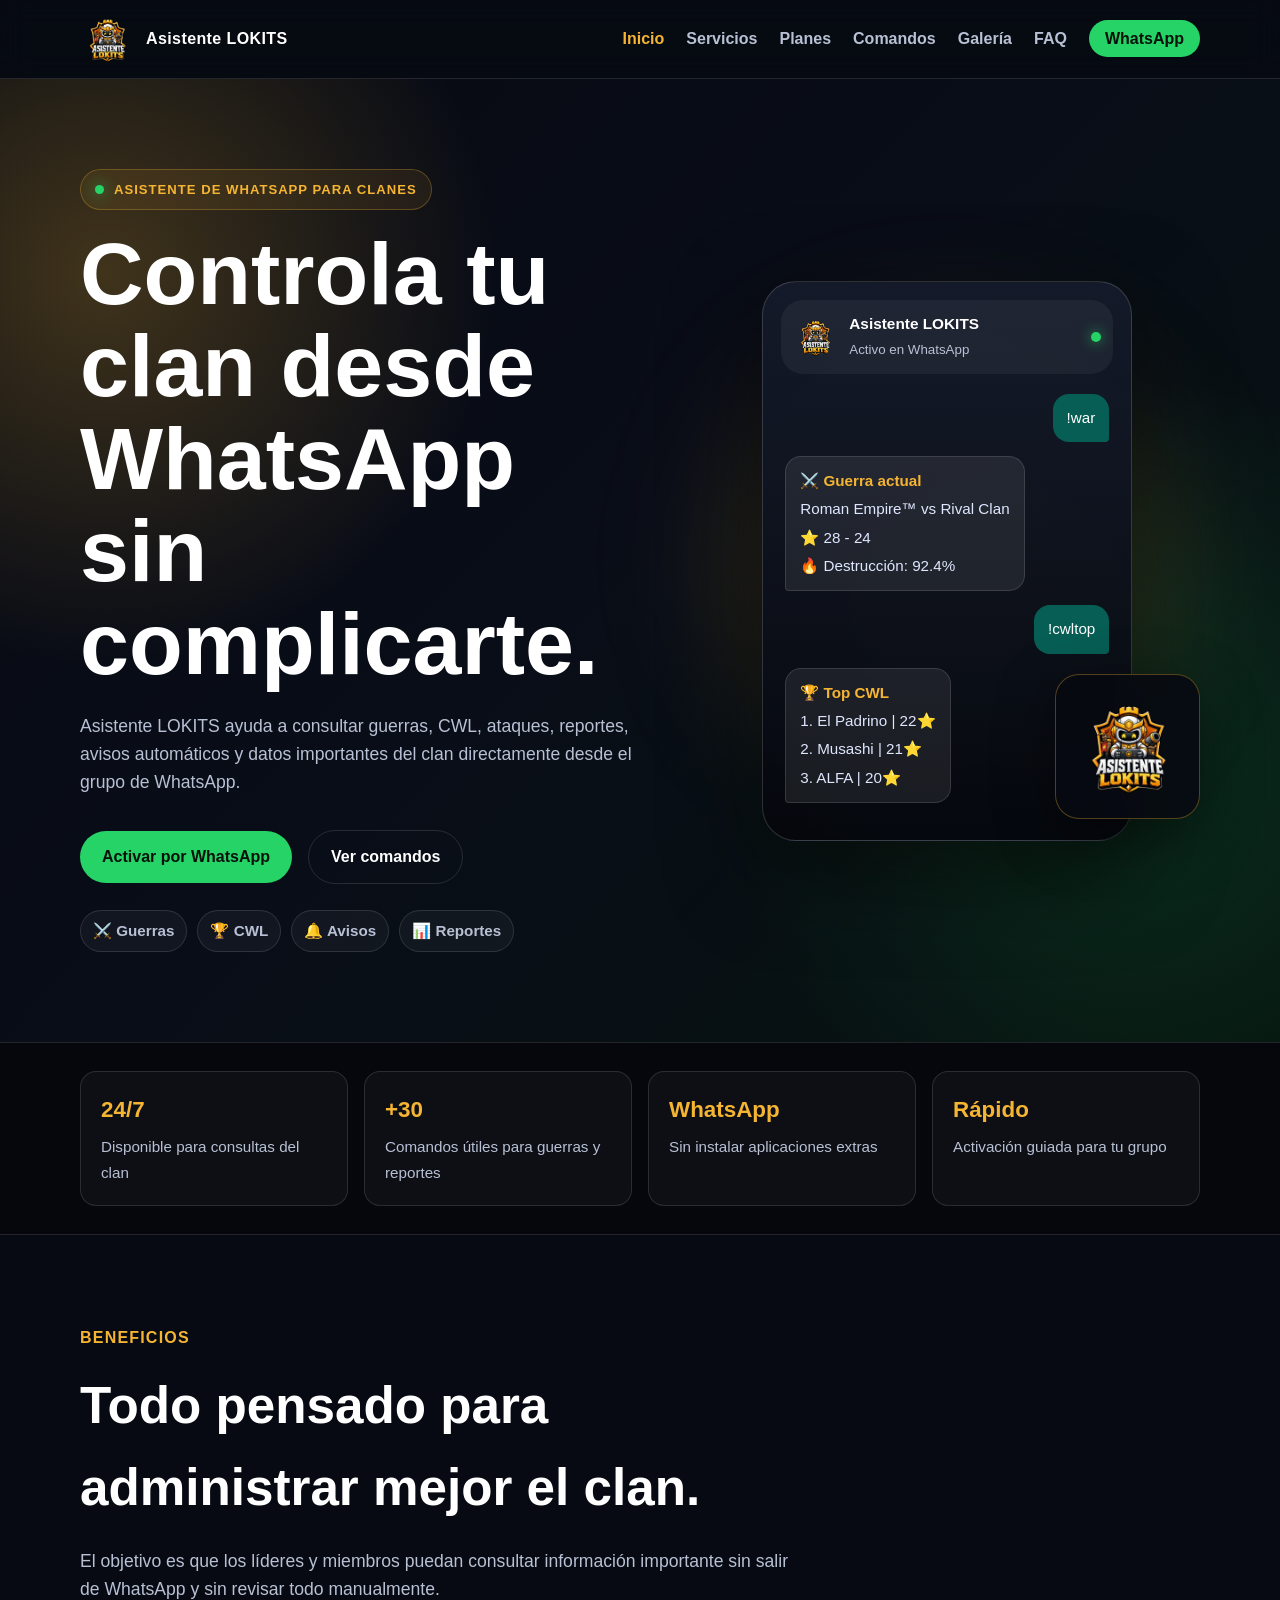
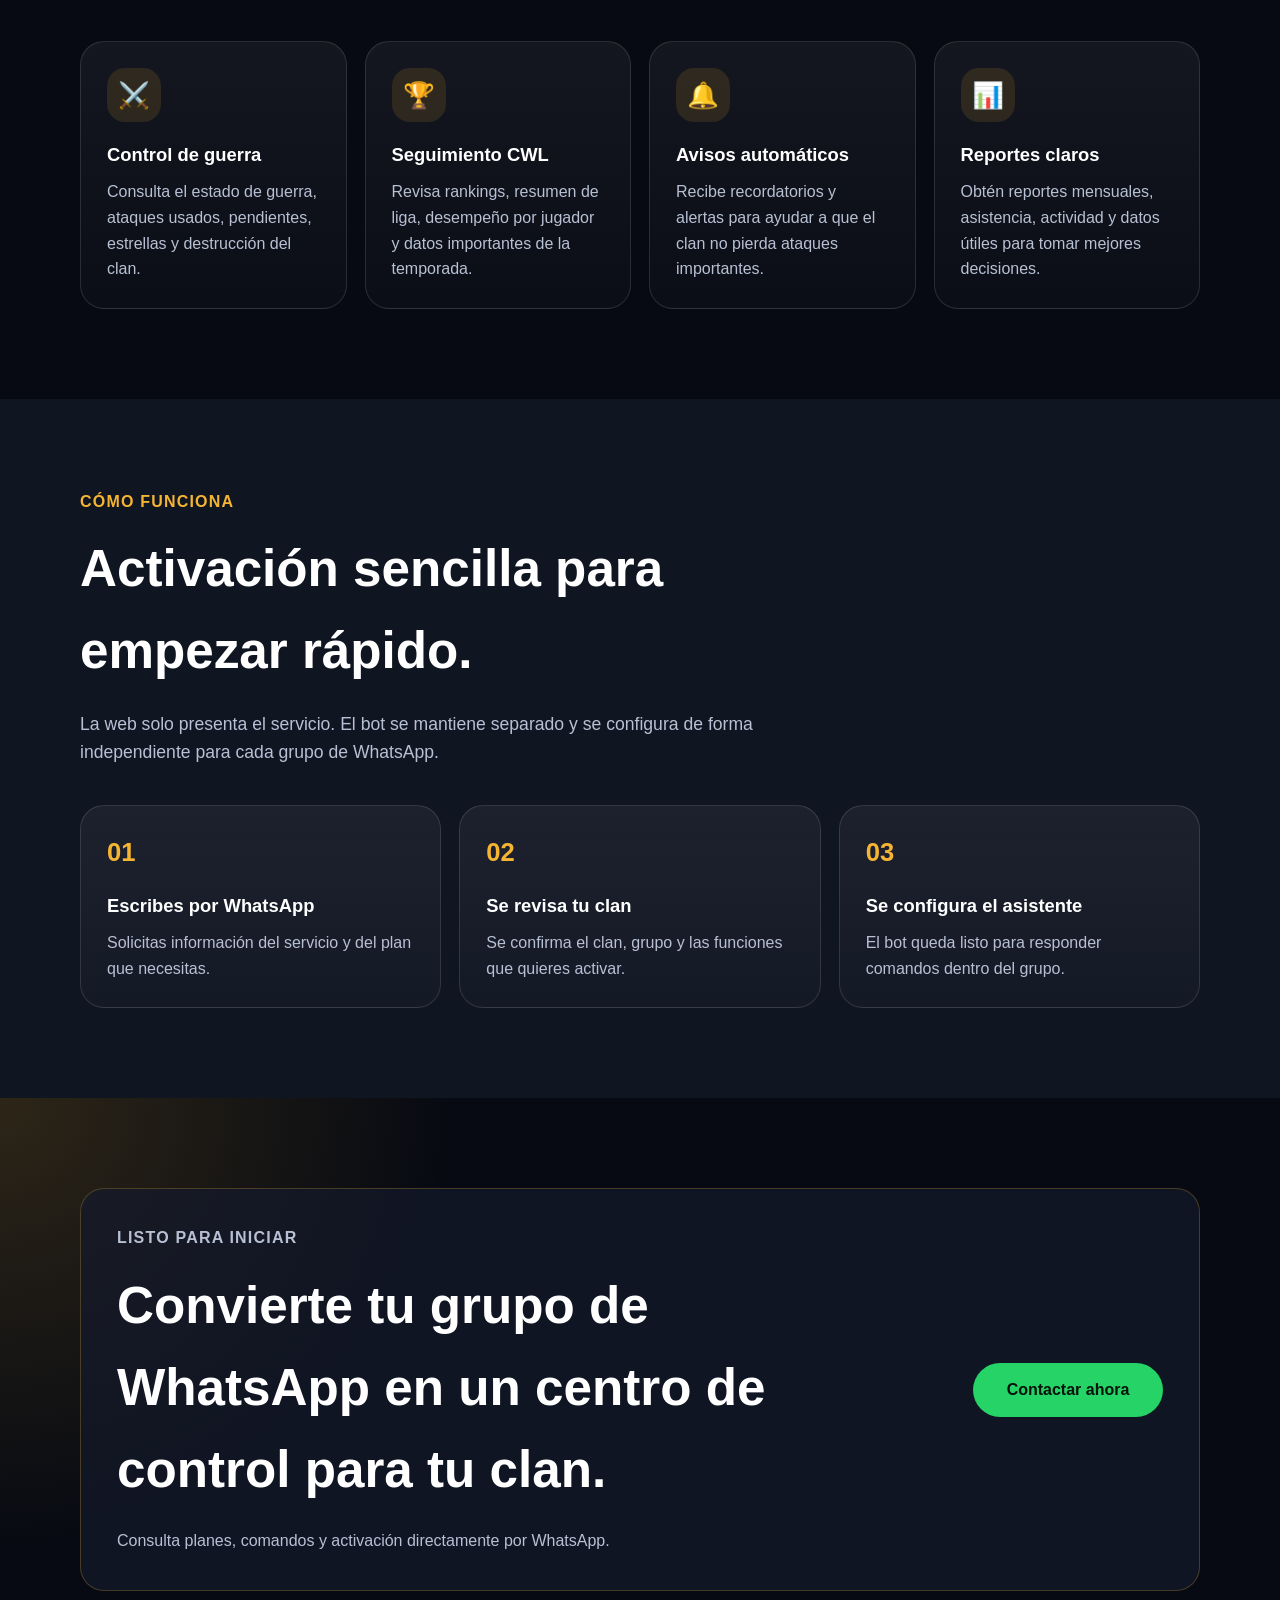
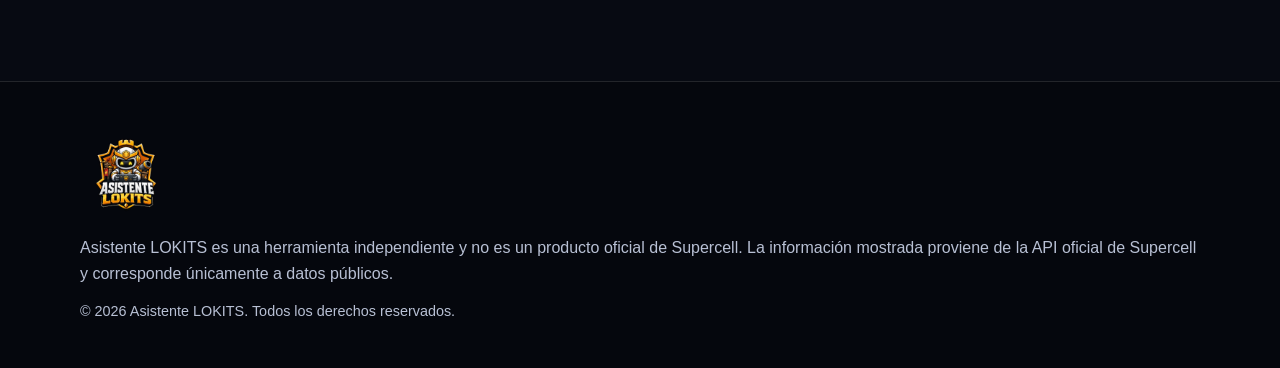
<file: index.html>
<!DOCTYPE html>
<html lang="es">
<head>
  <meta charset="UTF-8" />
  <meta name="viewport" content="width=device-width, initial-scale=1.0" />

  <title>Asistente LOKITS | Inicio</title>

  <meta 
    name="description" 
    content="Asistente LOKITS es un asistente de WhatsApp para clanes con comandos de guerra, CWL, avisos automáticos, reportes y soporte."
  />

  <link rel="icon" href="assets/images/logo/logo-base.png" />
  <link rel="stylesheet" href="assets/css/styles.css" />
</head>

<body>
  <header class="site-header">
    <nav class="navbar container">
      <a href="index.html" class="brand">
        <img 
          src="assets/images/logo/logo-base.png" 
          alt="Logo Asistente LOKITS" 
          class="brand-logo"
        />
        <span>Asistente LOKITS</span>
      </a>

      <button class="menu-toggle" id="menuToggle" aria-label="Abrir menú">
        ☰
      </button>

      <ul class="nav-menu" id="navMenu">
        <li><a href="index.html" class="active-link">Inicio</a></li>
        <li><a href="servicios.html">Servicios</a></li>
        <li><a href="planes.html">Planes</a></li>
        <li><a href="comandos.html">Comandos</a></li>
        <li><a href="galeria.html">Galería</a></li>
        <li><a href="faq.html">FAQ</a></li>
        <li><a href="contacto.html" class="nav-cta">WhatsApp</a></li>
      </ul>
    </nav>
  </header>

  <main>
    <!-- HERO INICIO -->
    <section class="section home-hero">
      <div class="container home-hero-grid">
        <div class="home-hero-content">
          <div class="hero-badge">
            <span></span>
            Asistente de WhatsApp para clanes
          </div>

          <h1>Controla tu clan desde WhatsApp sin complicarte.</h1>

          <p class="hero-text">
            Asistente LOKITS ayuda a consultar guerras, CWL, ataques, reportes,
            avisos automáticos y datos importantes del clan directamente desde
            el grupo de WhatsApp.
          </p>

          <div class="hero-actions home-actions">
            <a href="contacto.html" class="btn btn-whatsapp btn-home-whatsapp">
              Activar por WhatsApp
            </a>

            <a href="comandos.html" class="btn btn-outline">
              Ver comandos
            </a>
          </div>

          <div class="hero-mini-points">
            <span>⚔️ Guerras</span>
            <span>🏆 CWL</span>
            <span>🔔 Avisos</span>
            <span>📊 Reportes</span>
          </div>
        </div>

        <div class="home-preview">
          <div class="preview-glow"></div>

          <div class="phone-mockup">
            <div class="phone-header">
              <img 
                src="assets/images/logo/logo-base.png" 
                alt="Avatar Asistente LOKITS"
              />

              <div>
                <strong>Asistente LOKITS</strong>
                <small>Activo en WhatsApp</small>
              </div>

              <span class="online-dot"></span>
            </div>

            <div class="chat-box">
              <div class="chat-message user-message">
                !war
              </div>

              <div class="chat-message bot-message">
                <strong>⚔️ Guerra actual</strong>
                <p>Roman Empire™ vs Rival Clan</p>
                <p>⭐ 28 - 24</p>
                <p>🔥 Destrucción: 92.4%</p>
              </div>

              <div class="chat-message user-message">
                !cwltop
              </div>

              <div class="chat-message bot-message">
                <strong>🏆 Top CWL</strong>
                <p>1. El Padrino | 22⭐</p>
                <p>2. Musashi | 21⭐</p>
                <p>3. ALFA | 20⭐</p>
              </div>
            </div>
          </div>

          <div class="hero-logo-floating">
            <img 
              src="assets/images/logo/logo-base.png" 
              alt="Logo oficial Asistente LOKITS"
            />
          </div>
        </div>
      </div>
    </section>

    <!-- MÉTRICAS -->
    <section class="home-stats-section">
      <div class="container home-stats-grid">
        <div class="stat-card">
          <strong>24/7</strong>
          <span>Disponible para consultas del clan</span>
        </div>

        <div class="stat-card">
          <strong>+30</strong>
          <span>Comandos útiles para guerras y reportes</span>
        </div>

        <div class="stat-card">
          <strong>WhatsApp</strong>
          <span>Sin instalar aplicaciones extras</span>
        </div>

        <div class="stat-card">
          <strong>Rápido</strong>
          <span>Activación guiada para tu grupo</span>
        </div>
      </div>
    </section>

    <!-- BENEFICIOS -->
    <section class="section">
      <div class="container">
        <div class="section-heading">
          <p class="section-label">Beneficios</p>
          <h2>Todo pensado para administrar mejor el clan.</h2>
          <p class="section-description">
            El objetivo es que los líderes y miembros puedan consultar información
            importante sin salir de WhatsApp y sin revisar todo manualmente.
          </p>
        </div>

        <div class="benefits-grid">
          <article class="benefit-card">
            <div class="benefit-icon">⚔️</div>
            <h3>Control de guerra</h3>
            <p>
              Consulta el estado de guerra, ataques usados, pendientes, estrellas
              y destrucción del clan.
            </p>
          </article>

          <article class="benefit-card">
            <div class="benefit-icon">🏆</div>
            <h3>Seguimiento CWL</h3>
            <p>
              Revisa rankings, resumen de liga, desempeño por jugador y datos
              importantes de la temporada.
            </p>
          </article>

          <article class="benefit-card">
            <div class="benefit-icon">🔔</div>
            <h3>Avisos automáticos</h3>
            <p>
              Recibe recordatorios y alertas para ayudar a que el clan no pierda
              ataques importantes.
            </p>
          </article>

          <article class="benefit-card">
            <div class="benefit-icon">📊</div>
            <h3>Reportes claros</h3>
            <p>
              Obtén reportes mensuales, asistencia, actividad y datos útiles para
              tomar mejores decisiones.
            </p>
          </article>
        </div>
      </div>
    </section>

    <!-- CÓMO FUNCIONA -->
    <section class="section section-dark">
      <div class="container">
        <div class="section-heading">
          <p class="section-label">Cómo funciona</p>
          <h2>Activación sencilla para empezar rápido.</h2>
          <p class="section-description">
            La web solo presenta el servicio. El bot se mantiene separado y se
            configura de forma independiente para cada grupo de WhatsApp.
          </p>
        </div>

        <div class="steps-grid">
          <div class="step-card">
            <span>01</span>
            <h3>Escribes por WhatsApp</h3>
            <p>Solicitas información del servicio y del plan que necesitas.</p>
          </div>

          <div class="step-card">
            <span>02</span>
            <h3>Se revisa tu clan</h3>
            <p>Se confirma el clan, grupo y las funciones que quieres activar.</p>
          </div>

          <div class="step-card">
            <span>03</span>
            <h3>Se configura el asistente</h3>
            <p>El bot queda listo para responder comandos dentro del grupo.</p>
          </div>
        </div>
      </div>
    </section>

    <!-- CTA FINAL -->
    <section class="section home-final-cta">
      <div class="container final-cta-box">
        <div>
          <p class="section-label">Listo para iniciar</p>
          <h2>Convierte tu grupo de WhatsApp en un centro de control para tu clan.</h2>
          <p>
            Consulta planes, comandos y activación directamente por WhatsApp.
          </p>
        </div>

        <a href="contacto.html" class="btn btn-whatsapp final-cta-btn">
          Contactar ahora
        </a>
      </div>
    </section>
  </main>

  <footer class="site-footer">
    <div class="container">
      <img 
        src="assets/images/logo/logo-base.png" 
        alt="Logo Asistente LOKITS" 
        class="footer-logo"
      />

      <p>
        Asistente LOKITS es una herramienta independiente y no es un producto oficial de Supercell.
        La información mostrada proviene de la API oficial de Supercell y corresponde únicamente a datos públicos.
      </p>

      <p class="footer-copy">
        © 2026 Asistente LOKITS. Todos los derechos reservados.
      </p>
    </div>
  </footer>

  <script src="assets/js/main.js"></script>
</body>
</html>
</file>
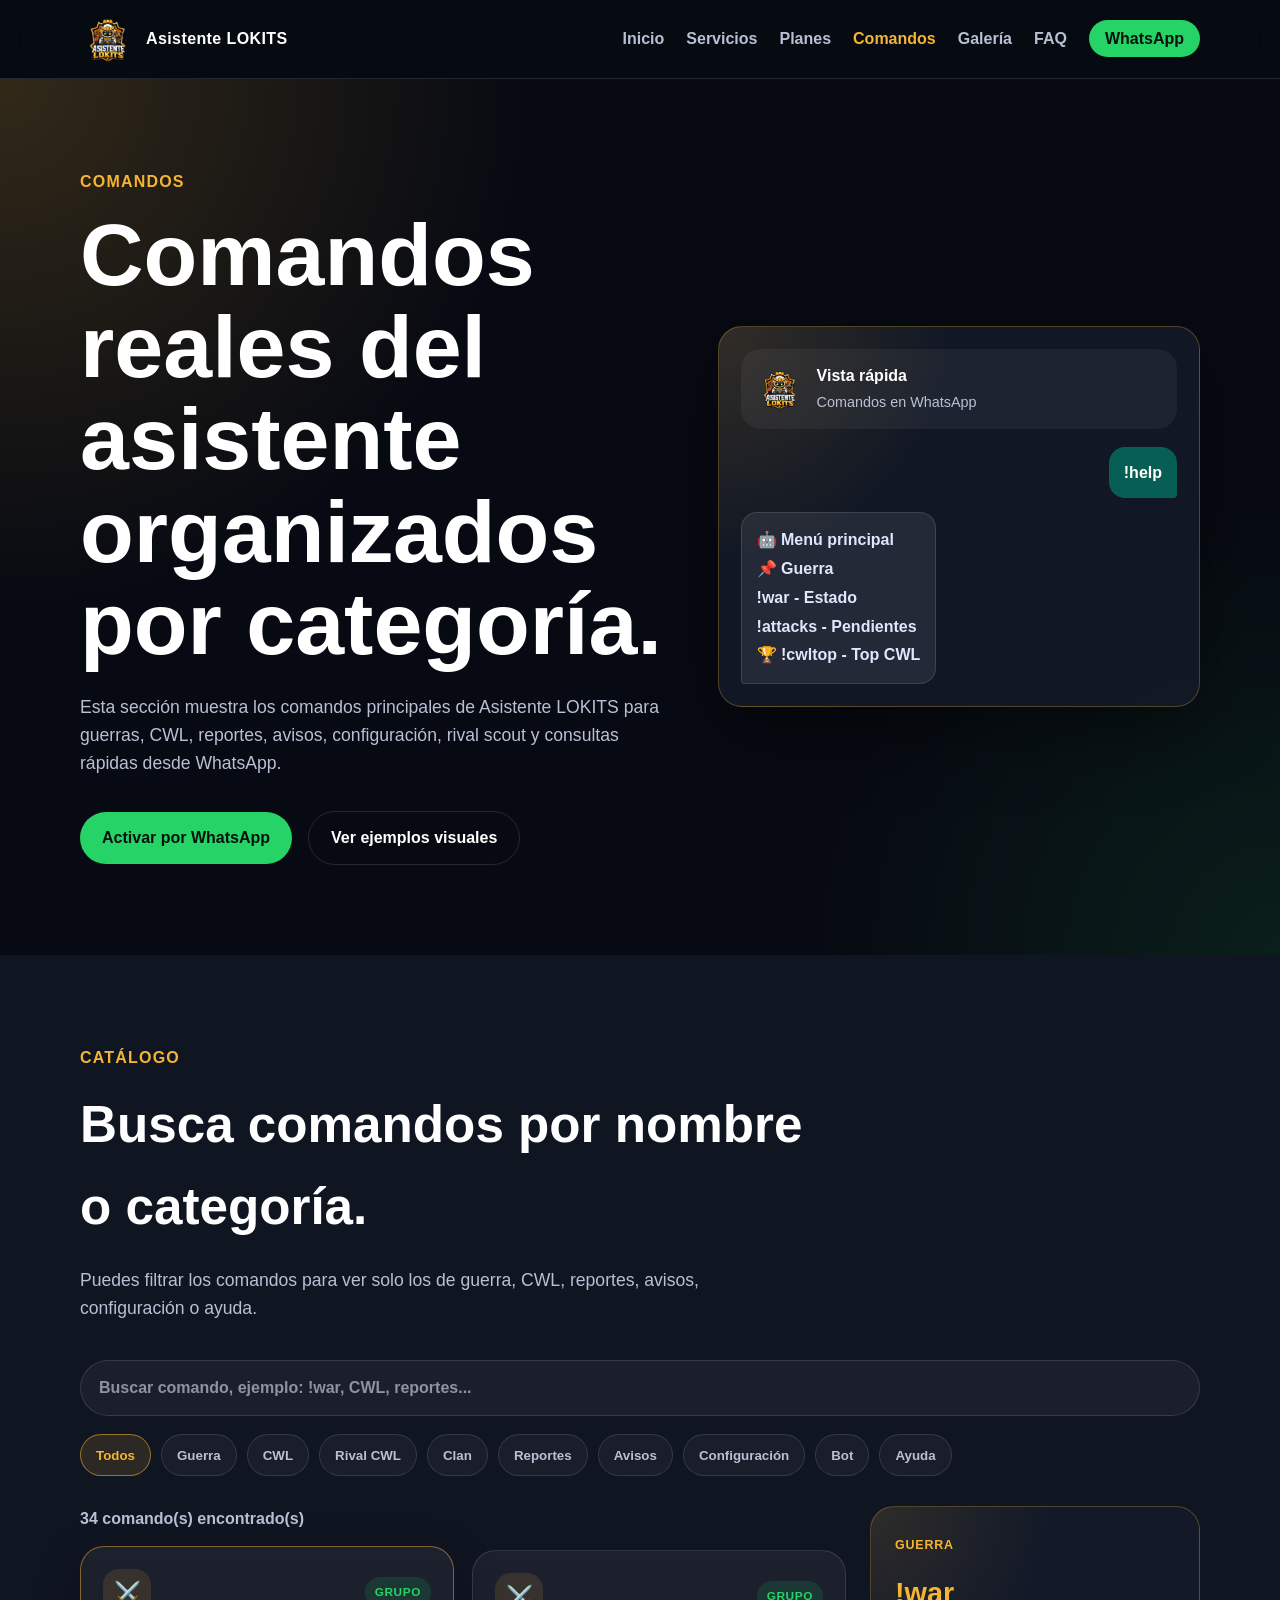
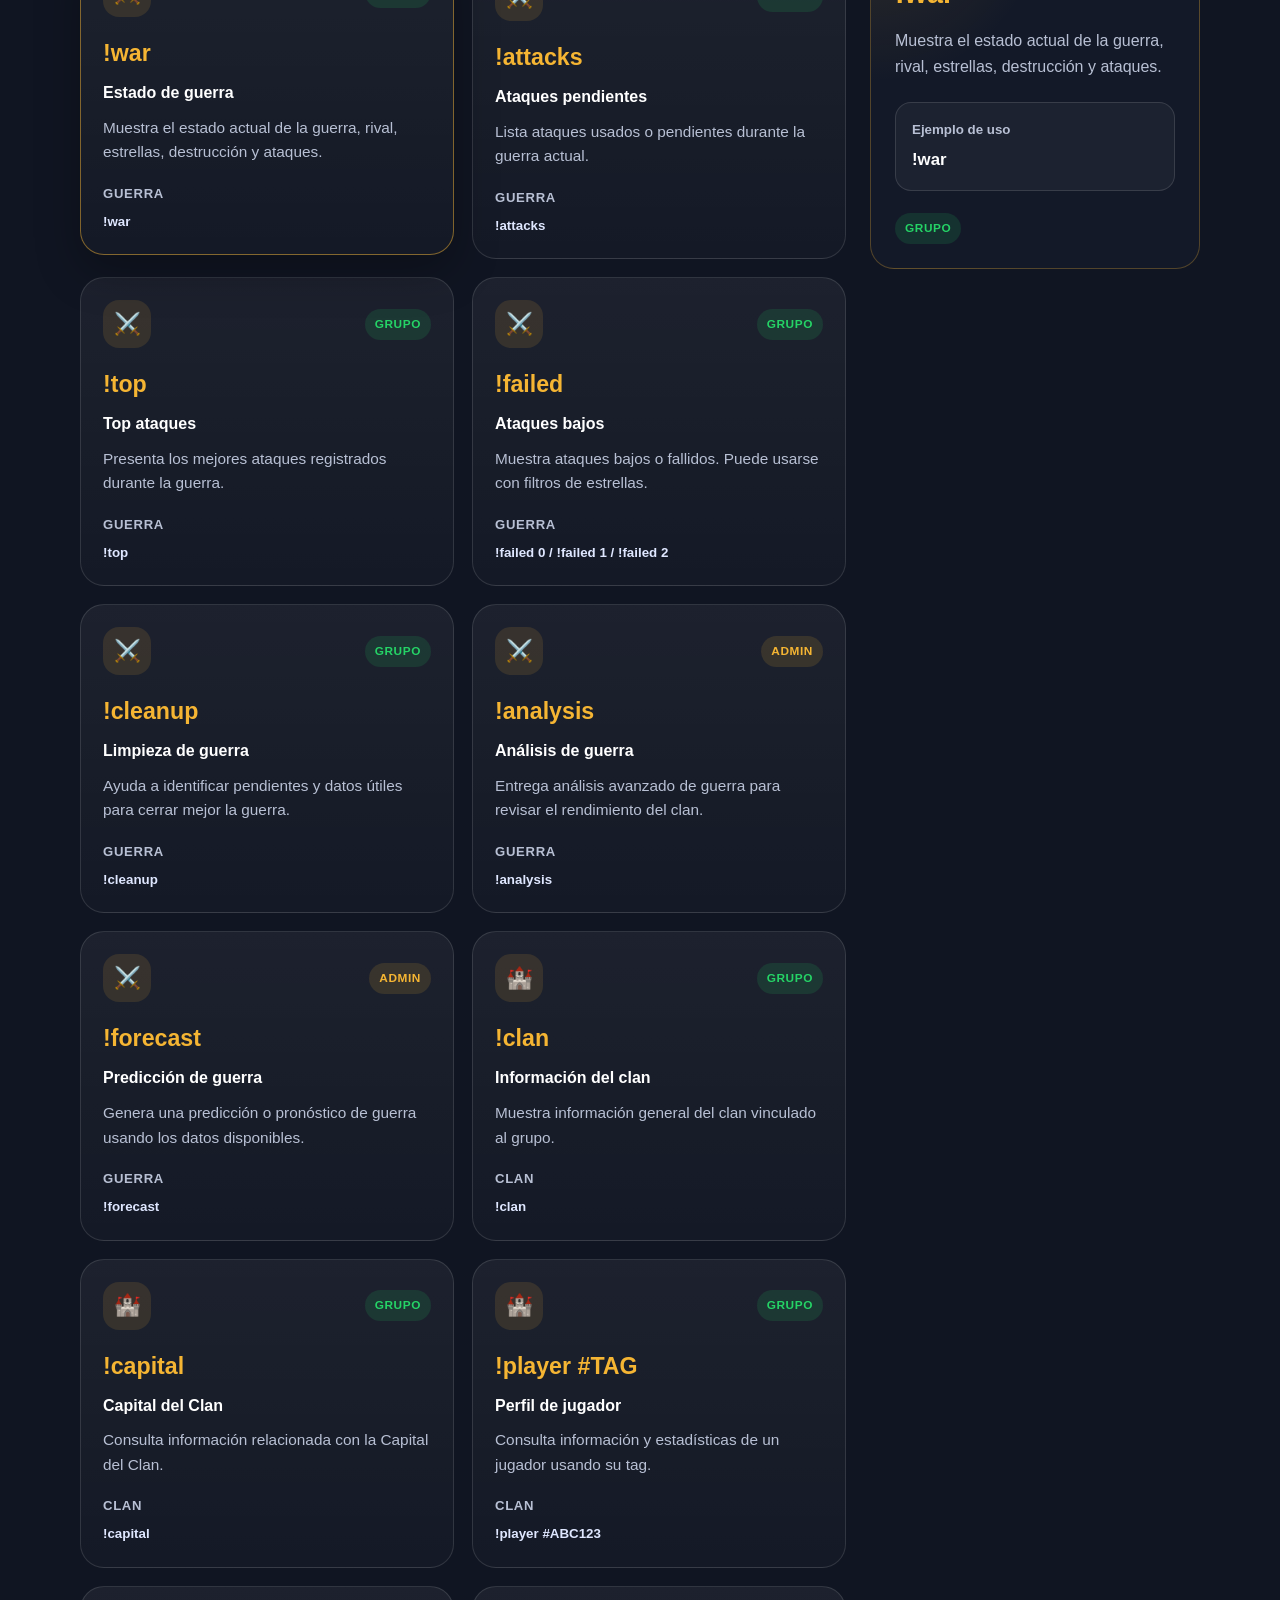
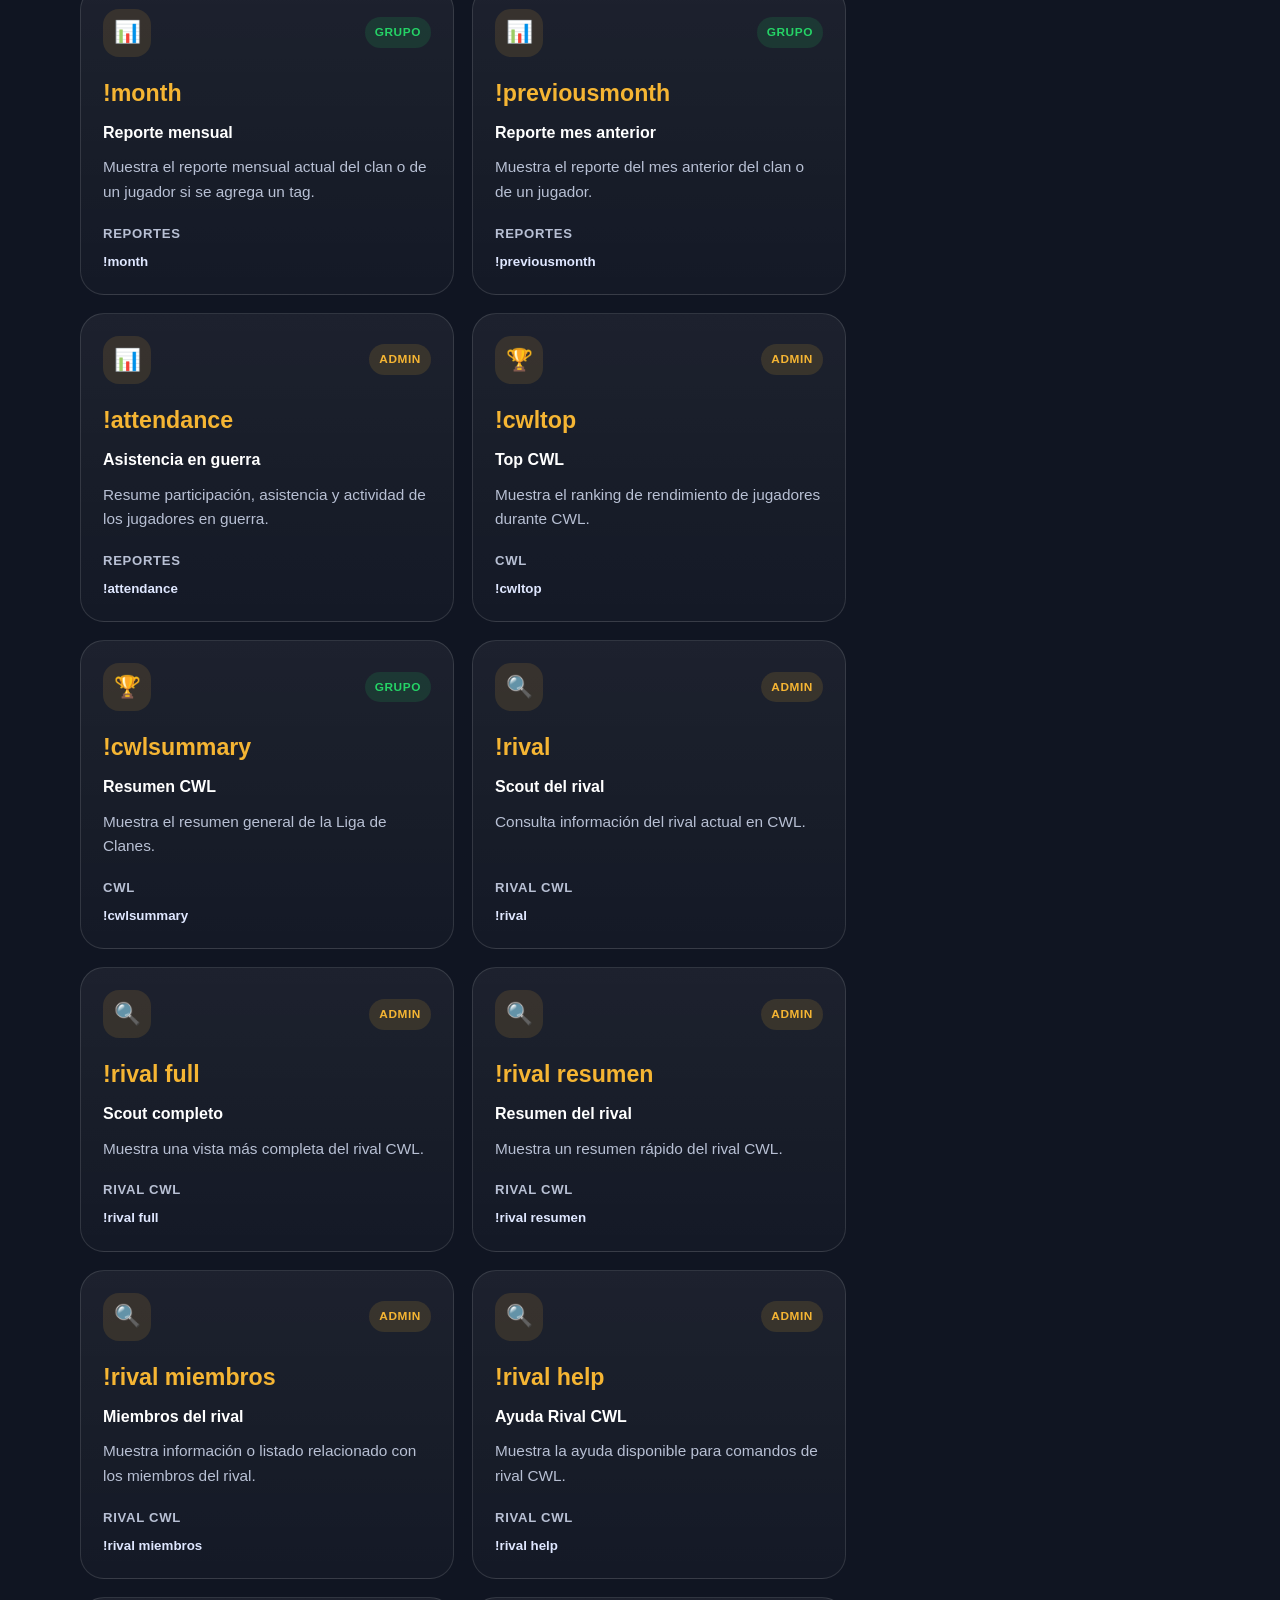
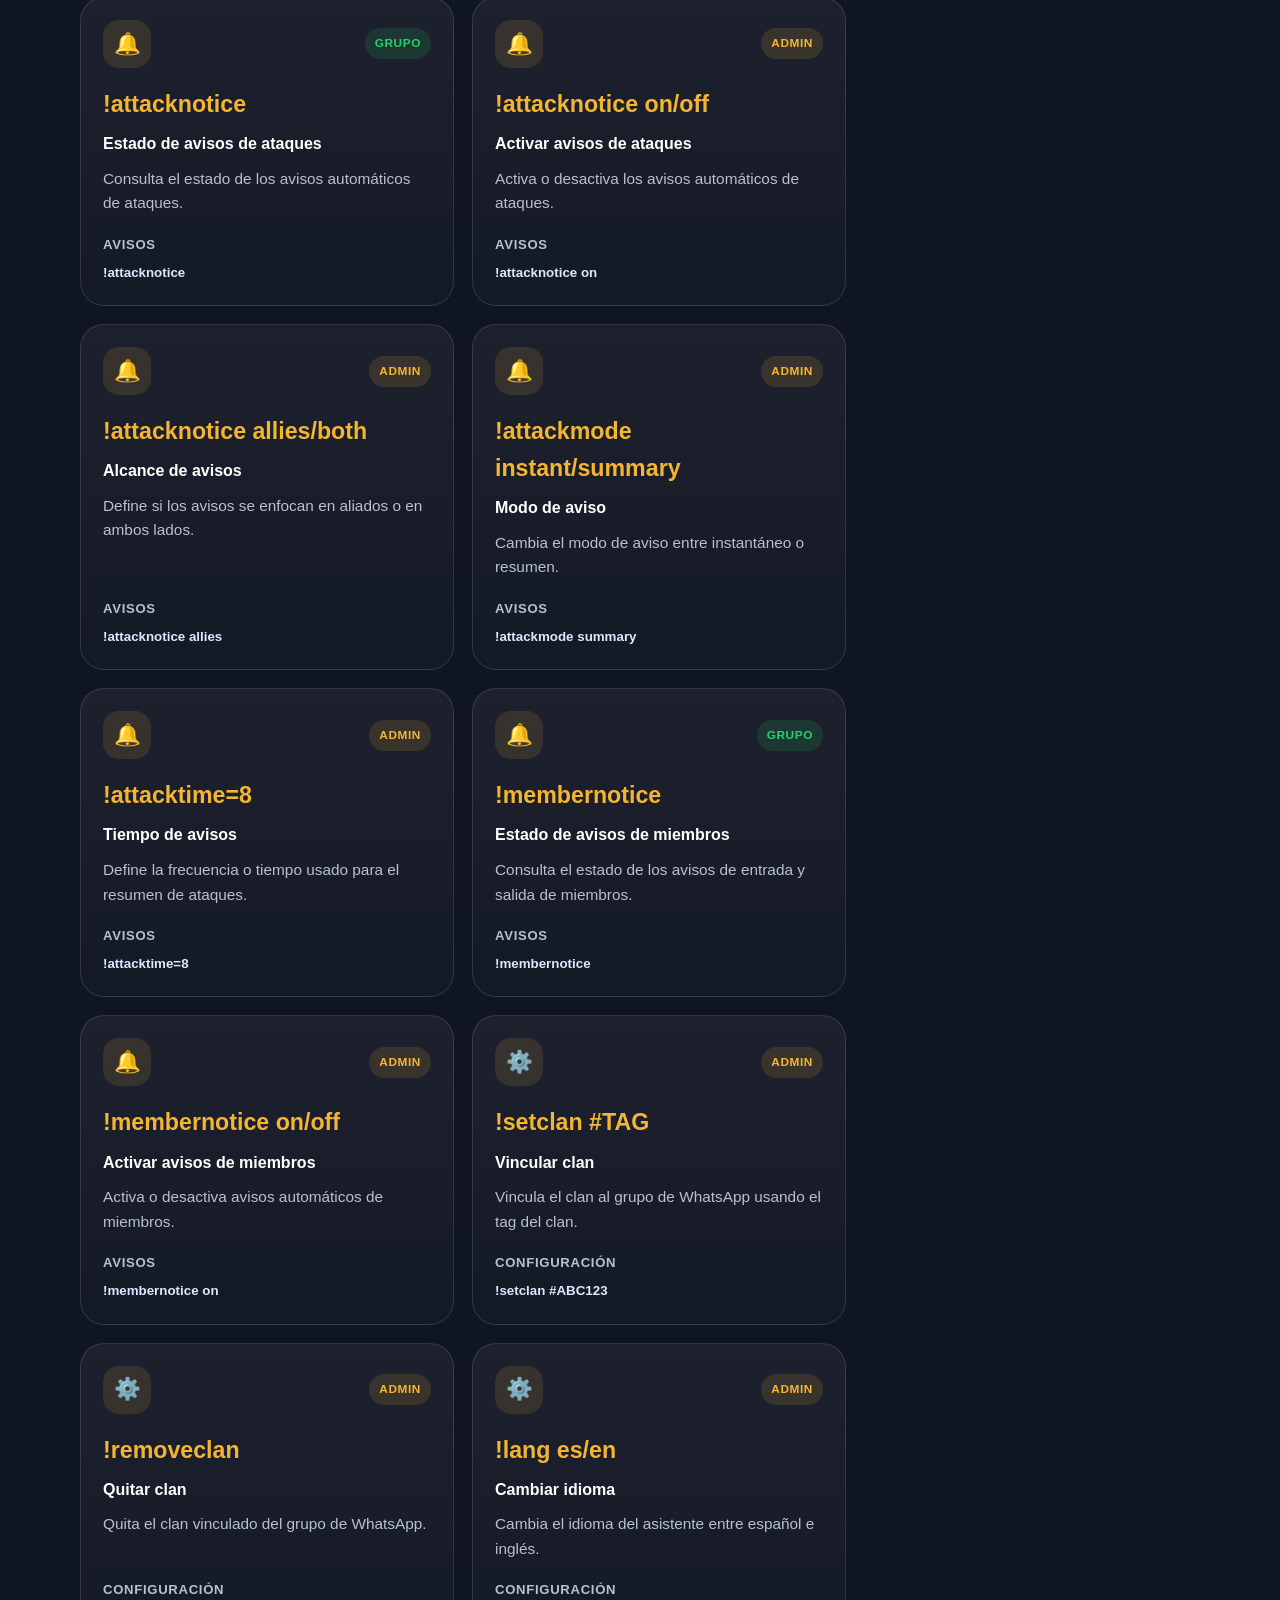
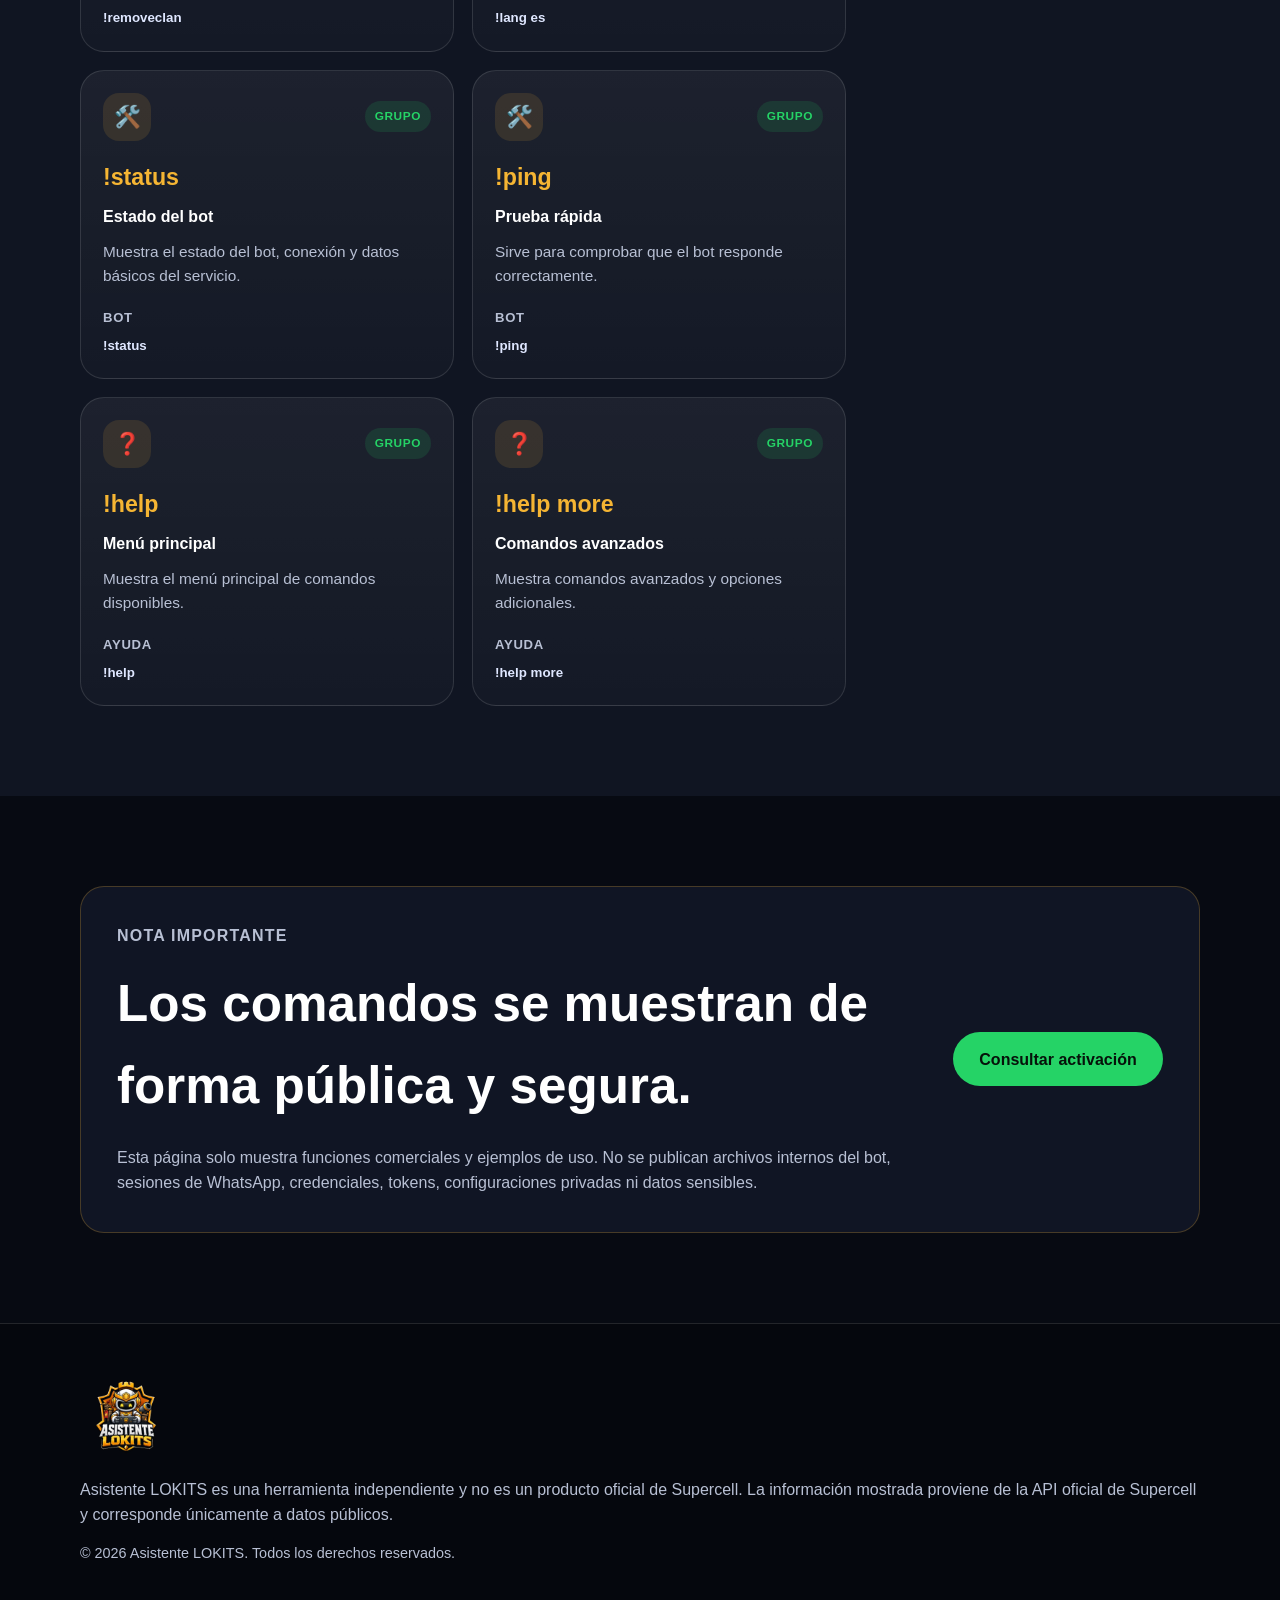
<file: comandos.html>
<!DOCTYPE html>
<html lang="es">
<head>
  <meta charset="UTF-8" />
  <meta name="viewport" content="width=device-width, initial-scale=1.0" />

  <title>Comandos | Asistente LOKITS</title>

  <meta 
    name="description" 
    content="Catálogo de comandos de Asistente LOKITS organizados por categorías: guerra, CWL, reportes, avisos, configuración y ayuda."
  />

  <link rel="icon" href="assets/images/logo/logo-base.png" />
  <link rel="stylesheet" href="assets/css/styles.css" />
</head>

<body>
  <header class="site-header">
    <nav class="navbar container">
      <a href="index.html" class="brand">
        <img 
          src="assets/images/logo/logo-base.png" 
          alt="Logo Asistente LOKITS" 
          class="brand-logo"
        />
        <span>Asistente LOKITS</span>
      </a>

      <button class="menu-toggle" id="menuToggle" aria-label="Abrir menú">
        ☰
      </button>

      <ul class="nav-menu" id="navMenu">
        <li><a href="index.html">Inicio</a></li>
        <li><a href="servicios.html">Servicios</a></li>
        <li><a href="planes.html">Planes</a></li>
        <li><a href="comandos.html" class="active-link">Comandos</a></li>
        <li><a href="galeria.html">Galería</a></li>
        <li><a href="faq.html">FAQ</a></li>
        <li><a href="contacto.html" class="nav-cta">WhatsApp</a></li>
      </ul>
    </nav>
  </header>

  <main>
    <!-- HERO COMANDOS -->
    <section class="section page-hero commands-page-hero">
      <div class="container commands-hero-grid">
        <div>
          <p class="section-label">Comandos</p>

          <h1>Comandos reales del asistente organizados por categoría.</h1>

          <p class="hero-text">
            Esta sección muestra los comandos principales de Asistente LOKITS para
            guerras, CWL, reportes, avisos, configuración, rival scout y consultas
            rápidas desde WhatsApp.
          </p>

          <div class="hero-actions commands-hero-actions">
            <a href="contacto.html" class="btn btn-whatsapp commands-whatsapp-btn">
              Activar por WhatsApp
            </a>

            <a href="galeria.html" class="btn btn-outline">
              Ver ejemplos visuales
            </a>
          </div>
        </div>

        <div class="commands-preview-card">
          <div class="commands-preview-header">
            <img 
              src="assets/images/logo/logo-base.png" 
              alt="Logo Asistente LOKITS"
            />

            <div>
              <strong>Vista rápida</strong>
              <span>Comandos en WhatsApp</span>
            </div>
          </div>

          <div class="commands-preview-chat">
            <div class="preview-user">!help</div>
            <div class="preview-bot">
              🤖 Menú principal<br>
              📌 Guerra<br>
              !war - Estado<br>
              !attacks - Pendientes<br>
              🏆 !cwltop - Top CWL
            </div>
          </div>
        </div>
      </div>
    </section>

    <!-- BUSCADOR Y FILTROS -->
    <section class="section section-dark">
      <div class="container">
        <div class="section-heading">
          <p class="section-label">Catálogo</p>

          <h2>Busca comandos por nombre o categoría.</h2>

          <p class="section-description">
            Puedes filtrar los comandos para ver solo los de guerra, CWL, reportes,
            avisos, configuración o ayuda.
          </p>
        </div>

        <div class="commands-tools">
          <div class="commands-search-box">
            <input 
              type="search" 
              id="commandSearch" 
              placeholder="Buscar comando, ejemplo: !war, CWL, reportes..."
              autocomplete="off"
            />
          </div>

          <div class="commands-filters" id="commandFilters">
            <button class="command-filter active" data-category="Todos">Todos</button>
            <button class="command-filter" data-category="Guerra">Guerra</button>
            <button class="command-filter" data-category="CWL">CWL</button>
            <button class="command-filter" data-category="Rival CWL">Rival CWL</button>
            <button class="command-filter" data-category="Clan">Clan</button>
            <button class="command-filter" data-category="Reportes">Reportes</button>
            <button class="command-filter" data-category="Avisos">Avisos</button>
            <button class="command-filter" data-category="Configuración">Configuración</button>
            <button class="command-filter" data-category="Bot">Bot</button>
            <button class="command-filter" data-category="Ayuda">Ayuda</button>
          </div>
        </div>

        <div class="commands-layout">
          <div>
            <div class="commands-counter" id="commandsCounter">
              Cargando comandos...
            </div>

            <div class="commands-grid" id="commandsContainer">
              <!-- Los comandos se cargan desde commands.json -->
            </div>
          </div>

          <aside class="command-detail-panel" id="commandDetailPanel">
            <span class="detail-label">Comando seleccionado</span>
            <h3>Selecciona un comando</h3>
            <p>
              Al hacer clic en una tarjeta, aquí verás una vista rápida con el
              ejemplo de uso y su categoría.
            </p>
          </aside>
        </div>
      </div>
    </section>

    <!-- NOTA -->
    <section class="section">
      <div class="container commands-note-box">
        <div>
          <p class="section-label">Nota importante</p>

          <h2>Los comandos se muestran de forma pública y segura.</h2>

          <p>
            Esta página solo muestra funciones comerciales y ejemplos de uso.
            No se publican archivos internos del bot, sesiones de WhatsApp,
            credenciales, tokens, configuraciones privadas ni datos sensibles.
          </p>
        </div>

        <a href="contacto.html" class="btn btn-whatsapp commands-note-btn">
          Consultar activación
        </a>
      </div>
    </section>
  </main>

  <footer class="site-footer">
    <div class="container">
      <img 
        src="assets/images/logo/logo-base.png" 
        alt="Logo Asistente LOKITS" 
        class="footer-logo"
      />

      <p>
        Asistente LOKITS es una herramienta independiente y no es un producto oficial de Supercell.
        La información mostrada proviene de la API oficial de Supercell y corresponde únicamente a datos públicos.
      </p>

      <p class="footer-copy">
        © 2026 Asistente LOKITS. Todos los derechos reservados.
      </p>
    </div>
  </footer>

  <script src="assets/js/main.js"></script>
  <script src="assets/js/commands.js"></script>
</body>
</html>
</file>
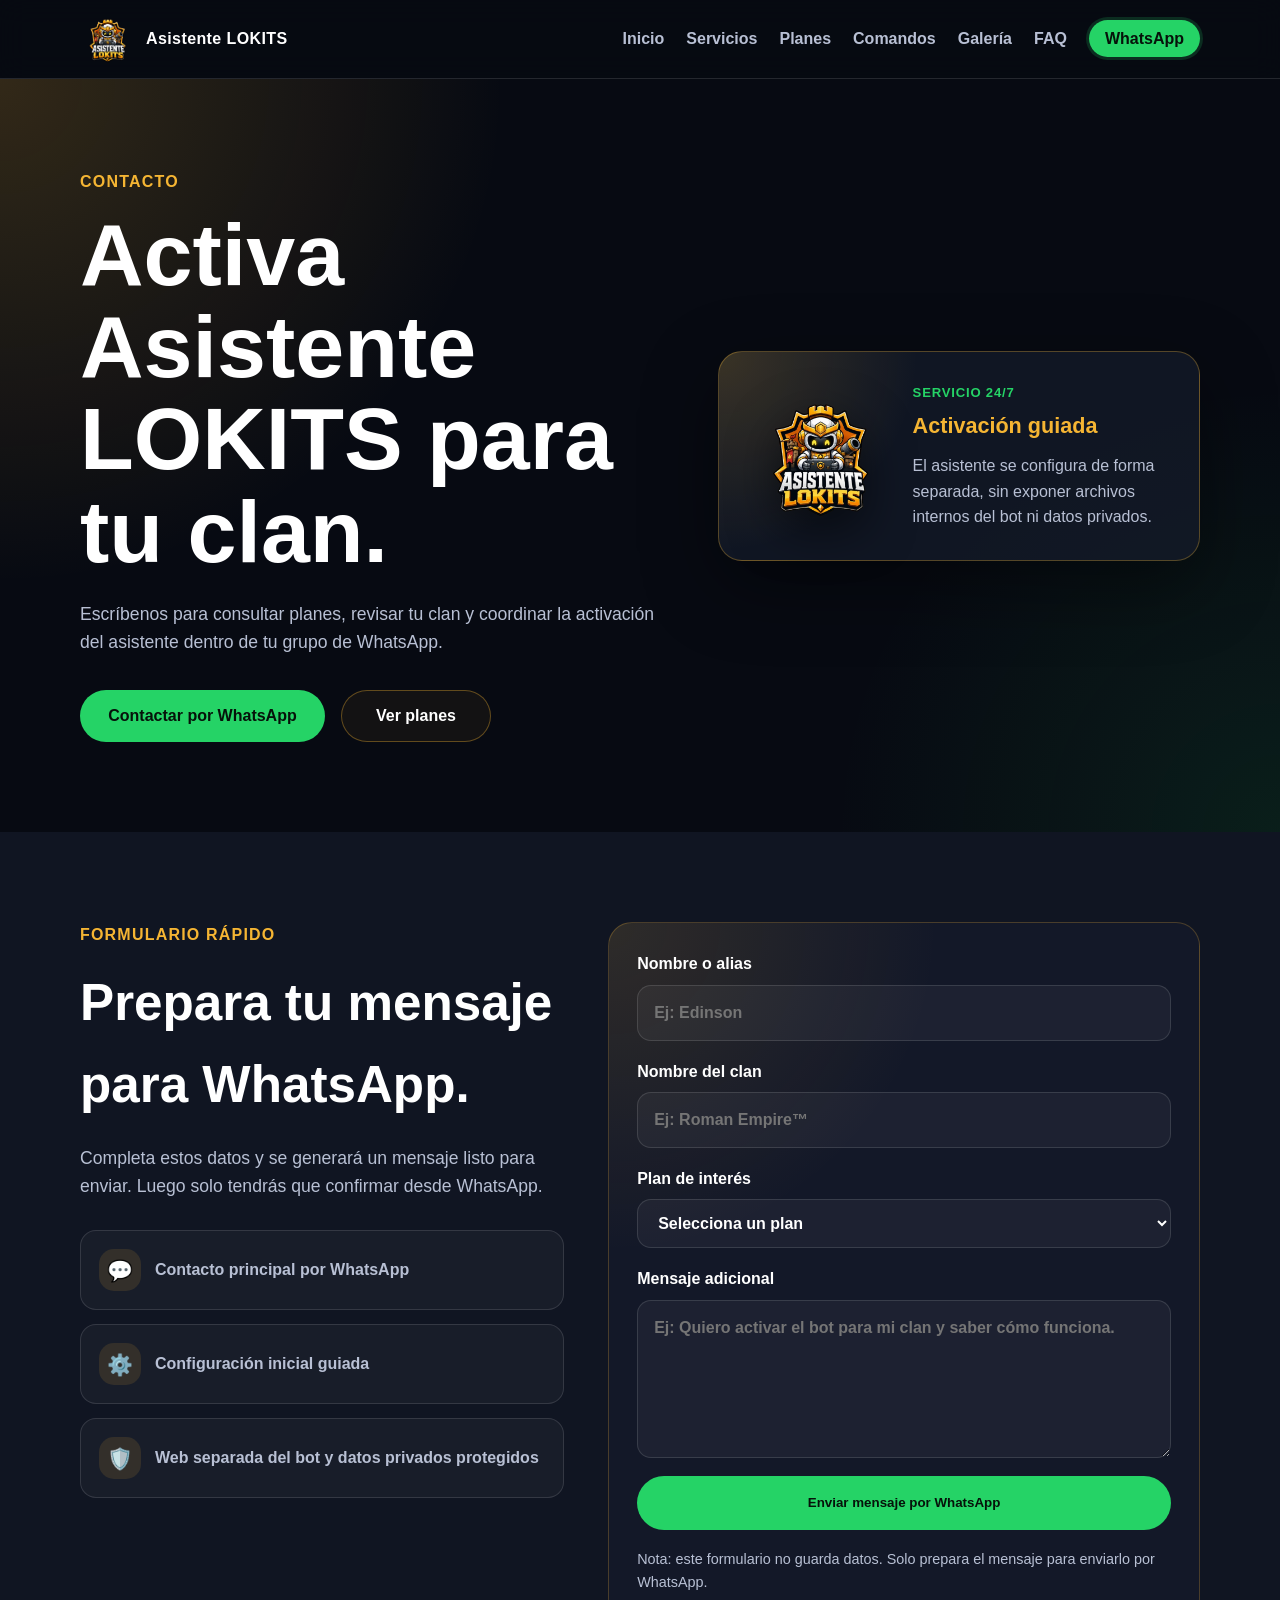
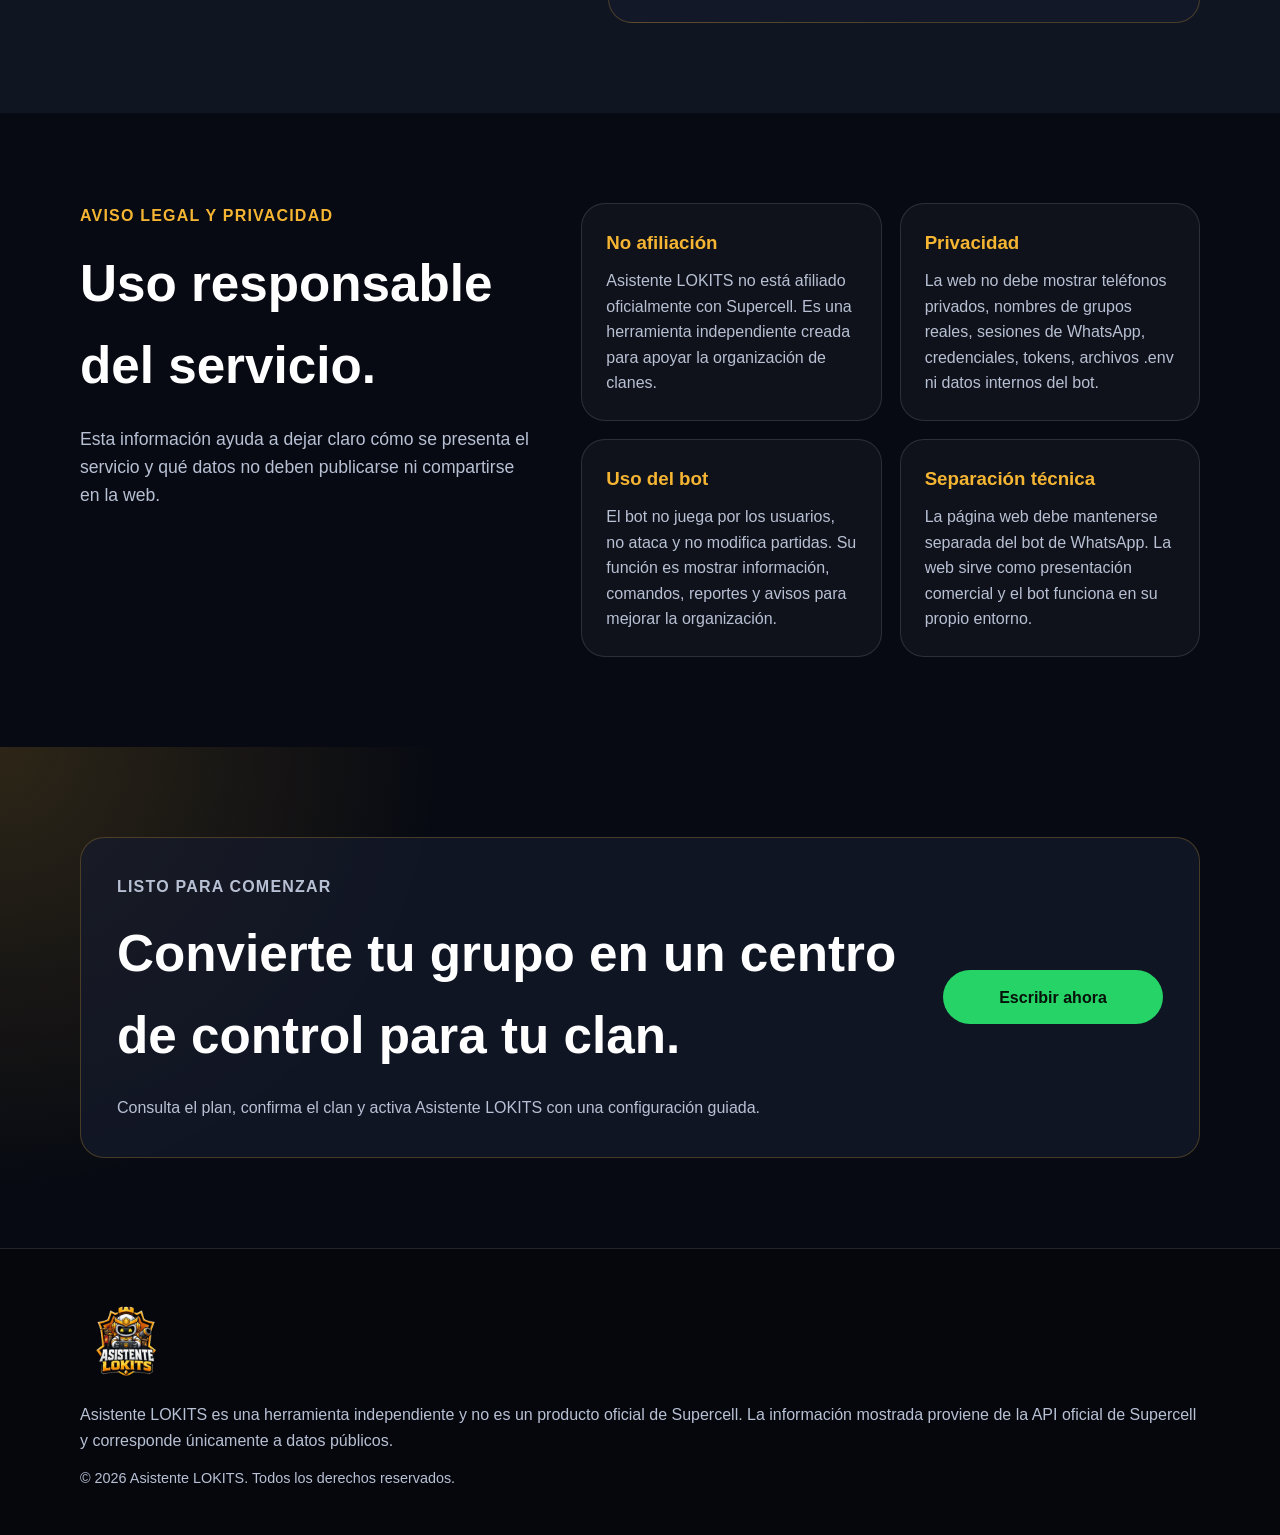
<file: contacto.html>
<!DOCTYPE html>
<html lang="es">
<head>
  <meta charset="UTF-8" />
  <meta name="viewport" content="width=device-width, initial-scale=1.0" />

  <title>Contacto | Asistente LOKITS</title>

  <meta 
    name="description" 
    content="Contacta por WhatsApp para activar Asistente LOKITS en tu clan y recibir información sobre planes, comandos y soporte."
  />

  <link rel="icon" href="assets/images/logo/logo-base.png" />
  <link rel="stylesheet" href="assets/css/styles.css" />
</head>

<body>
  <header class="site-header">
    <nav class="navbar container">
      <a href="index.html" class="brand">
        <img 
          src="assets/images/logo/logo-base.png" 
          alt="Logo Asistente LOKITS" 
          class="brand-logo"
        />
        <span>Asistente LOKITS</span>
      </a>

      <button class="menu-toggle" id="menuToggle" aria-label="Abrir menú">
        ☰
      </button>

      <ul class="nav-menu" id="navMenu">
        <li><a href="index.html">Inicio</a></li>
        <li><a href="servicios.html">Servicios</a></li>
        <li><a href="planes.html">Planes</a></li>
        <li><a href="comandos.html">Comandos</a></li>
        <li><a href="galeria.html">Galería</a></li>
        <li><a href="faq.html">FAQ</a></li>
        <li><a href="contacto.html" class="nav-cta active-contact">WhatsApp</a></li>
      </ul>
    </nav>
  </header>

  <main>
    <section class="section page-hero contact-page-hero">
      <div class="container contact-hero-grid">
        <div>
          <p class="section-label">Contacto</p>

          <h1>Activa Asistente LOKITS para tu clan.</h1>

          <p class="hero-text">
            Escríbenos para consultar planes, revisar tu clan y coordinar la
            activación del asistente dentro de tu grupo de WhatsApp.
          </p>

          <div class="hero-actions contact-actions">
            <a 
              href="https://chat.whatsapp.com/GcfndZCJeot2N37F19kTHR"
              target="_blank"
              class="btn btn-whatsapp contact-btn contact-btn-whatsapp"
            >
              Contactar por WhatsApp
            </a>

            <a href="planes.html" class="btn btn-outline contact-btn contact-btn-plan">
              Ver planes
            </a>
          </div>
        </div>

        <div class="contact-hero-card">
          <img 
            src="assets/images/logo/logo-base.png" 
            alt="Logo Asistente LOKITS"
          />

          <div>
            <span>Servicio 24/7</span>
            <strong>Activación guiada</strong>
            <p>
              El asistente se configura de forma separada, sin exponer archivos
              internos del bot ni datos privados.
            </p>
          </div>
        </div>
      </div>
    </section>

    <section class="section section-dark">
      <div class="container contact-grid">
        <div>
          <p class="section-label">Formulario rápido</p>

          <h2>Prepara tu mensaje para WhatsApp.</h2>

          <p class="section-description">
            Completa estos datos y se generará un mensaje listo para enviar.
            Luego solo tendrás que confirmar desde WhatsApp.
          </p>

          <div class="contact-info-box">
            <div>
              <span>💬</span>
              <p>Contacto principal por WhatsApp</p>
            </div>

            <div>
              <span>⚙️</span>
              <p>Configuración inicial guiada</p>
            </div>

            <div>
              <span>🛡️</span>
              <p>Web separada del bot y datos privados protegidos</p>
            </div>
          </div>
        </div>

        <form class="contact-form" id="contactForm">
          <label>
            Nombre o alias
            <input type="text" id="contactName" placeholder="Ej: Edinson" required />
          </label>

          <label>
            Nombre del clan
            <input type="text" id="contactClan" placeholder="Ej: Roman Empire™" required />
          </label>

          <label>
            Plan de interés
            <select id="contactPlan" required>
              <option value="">Selecciona un plan</option>
              <option value="Clan principal - $3/mes">Clan principal - $3/mes</option>
              <option value="Grupo adicional - $1/mes">Grupo adicional - $1/mes</option>
              <option value="Plan personalizado">Plan personalizado</option>
            </select>
          </label>

          <label>
            Mensaje adicional
            <textarea id="contactMessage" rows="5" placeholder="Ej: Quiero activar el bot para mi clan y saber cómo funciona."></textarea>
          </label>

          <button type="submit" class="btn btn-whatsapp contact-form-btn">
            Enviar mensaje por WhatsApp
          </button>

          <p class="contact-form-note">
            Nota: este formulario no guarda datos. Solo prepara el mensaje para enviarlo por WhatsApp.
          </p>
        </form>
      </div>
    </section>

    <section class="section">
      <div class="container legal-grid">
        <div>
          <p class="section-label">Aviso legal y privacidad</p>

          <h2>Uso responsable del servicio.</h2>

          <p class="section-description">
            Esta información ayuda a dejar claro cómo se presenta el servicio y
            qué datos no deben publicarse ni compartirse en la web.
          </p>
        </div>

        <div class="legal-card-list">
          <article class="legal-card">
            <h3>No afiliación</h3>
            <p>
              Asistente LOKITS no está afiliado oficialmente con Supercell.
              Es una herramienta independiente creada para apoyar la organización
              de clanes.
            </p>
          </article>

          <article class="legal-card">
            <h3>Privacidad</h3>
            <p>
              La web no debe mostrar teléfonos privados, nombres de grupos reales,
              sesiones de WhatsApp, credenciales, tokens, archivos .env ni datos
              internos del bot.
            </p>
          </article>

          <article class="legal-card">
            <h3>Uso del bot</h3>
            <p>
              El bot no juega por los usuarios, no ataca y no modifica partidas.
              Su función es mostrar información, comandos, reportes y avisos para
              mejorar la organización.
            </p>
          </article>

          <article class="legal-card">
            <h3>Separación técnica</h3>
            <p>
              La página web debe mantenerse separada del bot de WhatsApp. La web
              sirve como presentación comercial y el bot funciona en su propio entorno.
            </p>
          </article>
        </div>
      </div>
    </section>

    <section class="section contact-final-section">
      <div class="container contact-final-box">
        <div>
          <p class="section-label">Listo para comenzar</p>

          <h2>Convierte tu grupo en un centro de control para tu clan.</h2>

          <p>
            Consulta el plan, confirma el clan y activa Asistente LOKITS con una
            configuración guiada.
          </p>
        </div>

        <a 
          href="https://chat.whatsapp.com/GcfndZCJeot2N37F19kTHR"
          target="_blank"
          class="btn btn-whatsapp contact-final-btn"
        >
          Escribir ahora
        </a>
      </div>
    </section>
  </main>

  <footer class="site-footer">
    <div class="container">
      <img 
        src="assets/images/logo/logo-base.png" 
        alt="Logo Asistente LOKITS" 
        class="footer-logo"
      />

      <p>
        Asistente LOKITS es una herramienta independiente y no es un producto oficial de Supercell.
        La información mostrada proviene de la API oficial de Supercell y corresponde únicamente a datos públicos.
      </p>

      <p class="footer-copy">
        © 2026 Asistente LOKITS. Todos los derechos reservados.
      </p>
    </div>
  </footer>

  <script src="assets/js/main.js"></script>
</body>
</html>
</file>
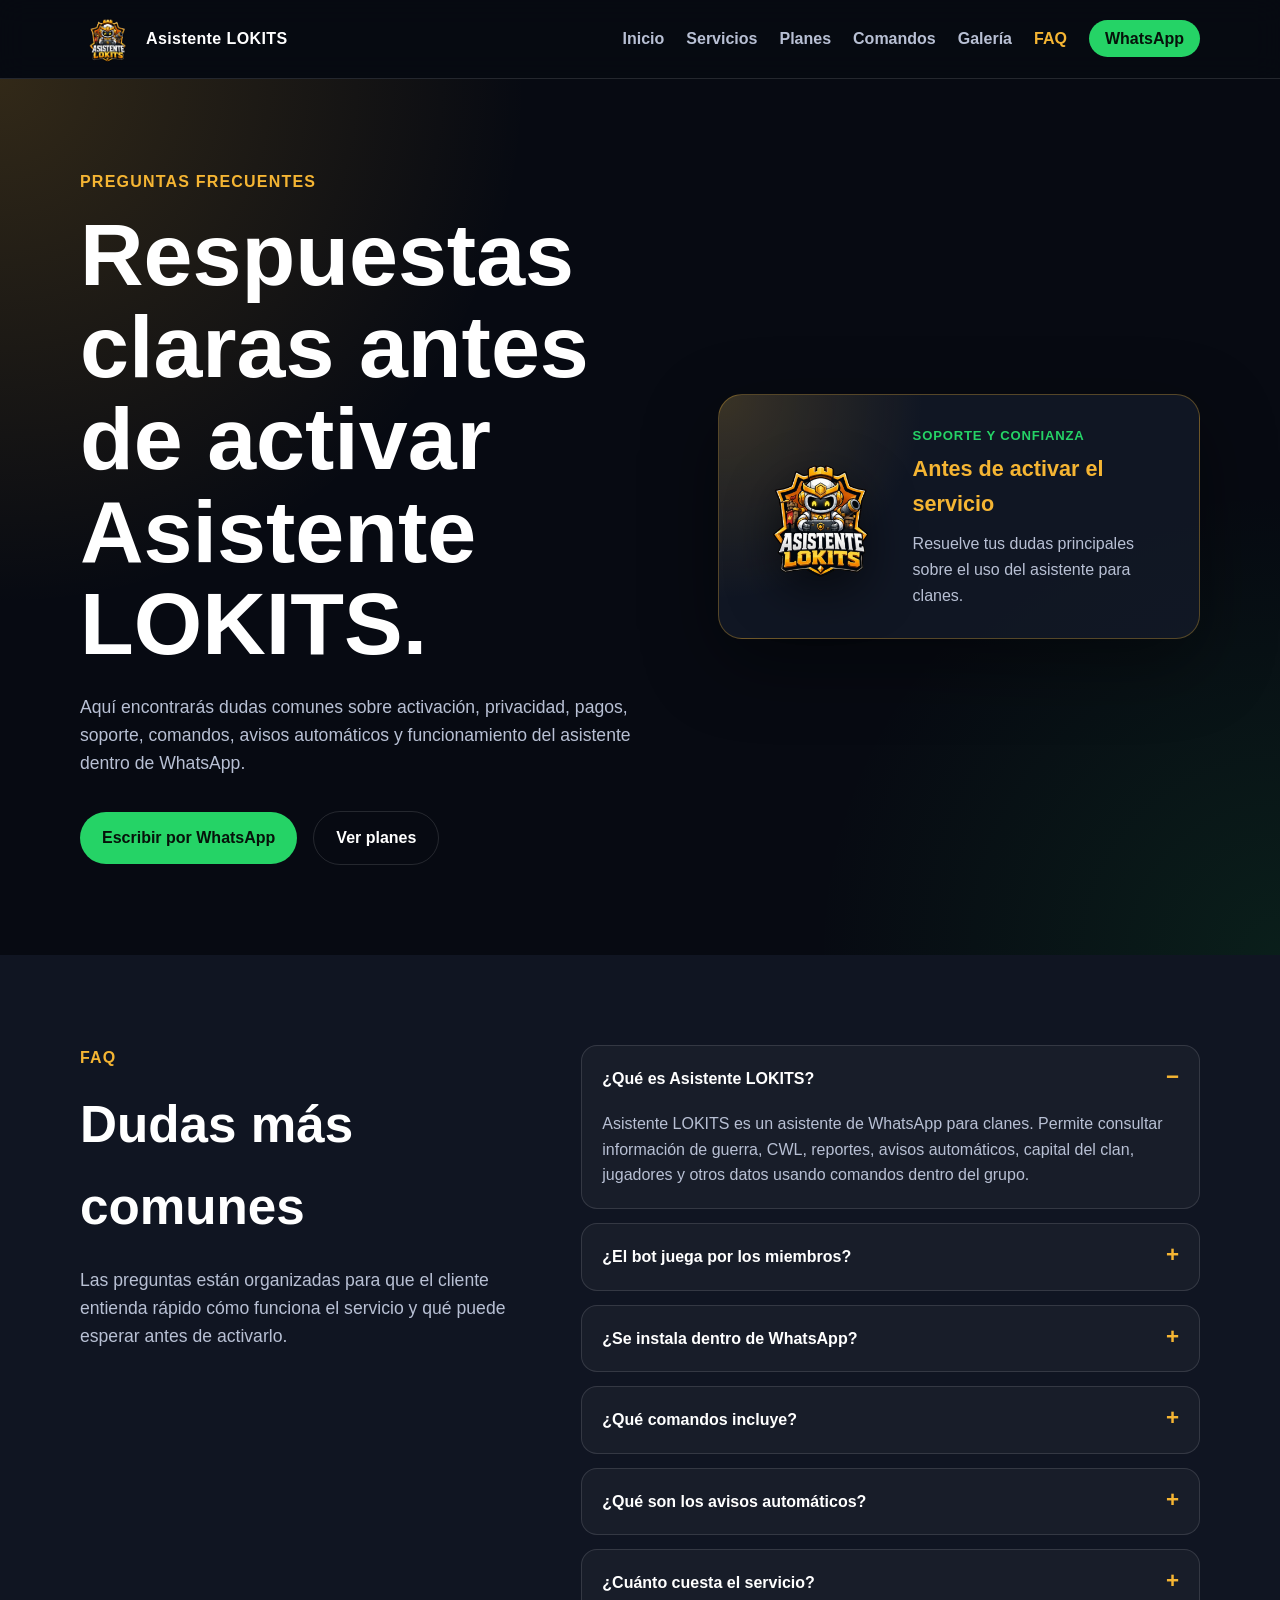
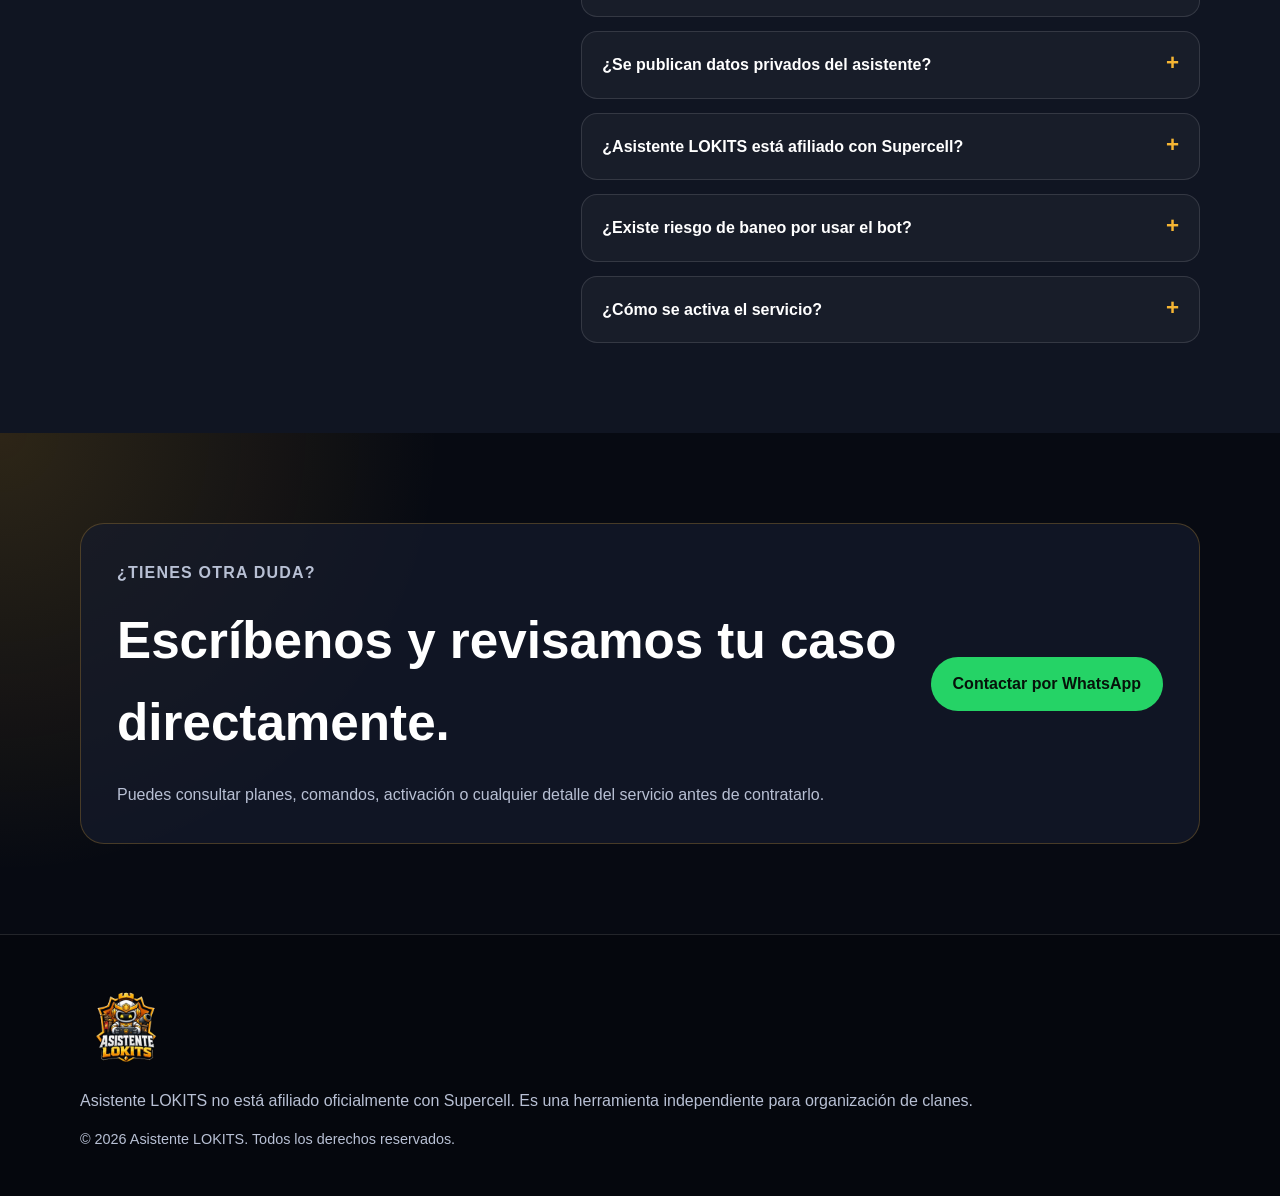
<file: faq.html>
<!DOCTYPE html>
<html lang="es">
<head>
  <meta charset="UTF-8" />
  <meta name="viewport" content="width=device-width, initial-scale=1.0" />

  <title>FAQ | Asistente LOKITS</title>

  <meta 
    name="description" 
    content="Preguntas frecuentes sobre Asistente LOKITS: activación, privacidad, pagos, soporte, comandos y uso del bot en WhatsApp."
  />

  <link rel="icon" href="assets/images/logo/logo-base.png" />
  <link rel="stylesheet" href="assets/css/styles.css" />
</head>

<body>
  <header class="site-header">
    <nav class="navbar container">
      <a href="index.html" class="brand">
        <img 
          src="assets/images/logo/logo-base.png" 
          alt="Logo Asistente LOKITS" 
          class="brand-logo"
        />
        <span>Asistente LOKITS</span>
      </a>

      <button class="menu-toggle" id="menuToggle" aria-label="Abrir menú">
        ☰
      </button>

      <ul class="nav-menu" id="navMenu">
        <li><a href="index.html">Inicio</a></li>
        <li><a href="servicios.html">Servicios</a></li>
        <li><a href="planes.html">Planes</a></li>
        <li><a href="comandos.html">Comandos</a></li>
        <li><a href="galeria.html">Galería</a></li>
        <li><a href="faq.html" class="active-link">FAQ</a></li>
        <li><a href="contacto.html" class="nav-cta">WhatsApp</a></li>
      </ul>
    </nav>
  </header>

  <main>
    <section class="section page-hero faq-page-hero">
      <div class="container faq-hero-grid">
        <div>
          <p class="section-label">Preguntas frecuentes</p>

          <h1>Respuestas claras antes de activar Asistente LOKITS.</h1>

          <p class="hero-text">
            Aquí encontrarás dudas comunes sobre activación, privacidad, pagos,
            soporte, comandos, avisos automáticos y funcionamiento del asistente
            dentro de WhatsApp.
          </p>

          <div class="hero-actions faq-hero-actions">
            <a href="contacto.html" class="btn btn-whatsapp faq-whatsapp-btn">
              Escribir por WhatsApp
            </a>

            <a href="planes.html" class="btn btn-outline">
              Ver planes
            </a>
          </div>
        </div>

        <div class="faq-hero-card">
          <img 
            src="assets/images/logo/logo-base.png" 
            alt="Logo Asistente LOKITS"
          />

          <div>
            <span>Soporte y confianza</span>
            <strong>Antes de activar el servicio</strong>
            <p>
              Resuelve tus dudas principales sobre el uso del asistente para clanes.
            </p>
          </div>
        </div>
      </div>
    </section>

    <section class="section section-dark">
      <div class="container faq-layout">
        <div class="faq-intro">
          <p class="section-label">FAQ</p>
          <h2>Dudas más comunes</h2>
          <p class="section-description">
            Las preguntas están organizadas para que el cliente entienda rápido
            cómo funciona el servicio y qué puede esperar antes de activarlo.
          </p>
        </div>

        <div class="faq-list">
          <details class="faq-item" open>
            <summary>¿Qué es Asistente LOKITS?</summary>
            <p>
              Asistente LOKITS es un asistente de WhatsApp para clanes. Permite
              consultar información de guerra, CWL, reportes, avisos automáticos,
              capital del clan, jugadores y otros datos usando comandos dentro del grupo.
            </p>
          </details>

          <details class="faq-item">
            <summary>¿El bot juega por los miembros?</summary>
            <p>
              No. El asistente no juega, no ataca y no toma decisiones dentro del juego.
              Su función es mostrar información, reportes, avisos y datos útiles para
              que el clan se organice mejor.
            </p>
          </details>

          <details class="faq-item">
            <summary>¿Se instala dentro de WhatsApp?</summary>
            <p>
              El asistente funciona dentro de grupos de WhatsApp mediante comandos
              usando únicamente el ID del clan, sin necesidad de introducir datos
              personales ni instalar aplicaciones adicionales.
            </p>
          </details>

          <details class="faq-item">
            <summary>¿Qué comandos incluye?</summary>
            <p>
              Incluye comandos como !war, !attacks, !cwltop, !cwlsummary, !rival,
              !capital, !player, !month, !attendance, !status, !help y otros comandos
              de configuración y avisos automáticos.
            </p>
          </details>

          <details class="faq-item">
            <summary>¿Qué son los avisos automáticos?</summary>
            <p>
              Son mensajes que el bot puede enviar sin que alguien escriba un comando.
              Por ejemplo: cuando se detecta una guerra, cuando está por iniciar,
              cuando inicia, cuando queda poco tiempo, cuando hay ataques aliados,
              ataques del rival o cambios de miembros.
            </p>
          </details>

          <details class="faq-item">
            <summary>¿Cuánto cuesta el servicio?</summary>
            <p>
              El plan base es de $3 al mes para un clan en un grupo de WhatsApp.
              Los grupos adicionales del mismo usuario tienen un costo de $1 al mes.
              También se puede consultar un plan personalizado según el caso.
            </p>
          </details>

          <details class="faq-item">
            <summary>¿Se publican datos privados del asistente?</summary>
            <p>
              No. No se publican archivos internos, sesiones de WhatsApp, credenciales,
              tokens, archivos .env, configuraciones privadas ni datos sensibles del servidor.
            </p>
          </details>

          <details class="faq-item">
            <summary>¿Asistente LOKITS está afiliado con Supercell?</summary>
            <p>
              No. Asistente LOKITS es una herramienta independiente para la organización
              de clanes y no está afiliada oficialmente con Supercell. La mayoría de la
              información utilizada proviene de la API oficial de Supercell.
            </p>
          </details>

          <details class="faq-item">
            <summary>¿Existe riesgo de baneo por usar el bot?</summary>
            <p>
              No. El uso de Asistente LOKITS no implica riesgo de baneo, ya que no
              modifica el juego, no automatiza cuentas dentro del juego ni juega en
              nombre de los usuarios. Solo funciona como herramienta externa de
              organización utilizando información pública de la API oficial de Supercell.
            </p>
          </details>

          <details class="faq-item">
            <summary>¿Cómo se activa el servicio?</summary>
            <p>
              Primero se contacta por WhatsApp, se confirma el clan, el grupo y el plan.
              Luego se realiza la configuración inicial y se prueban los comandos principales
              para verificar que todo funcione correctamente.
            </p>
          </details>
        </div>
      </div>
    </section>

    <section class="section faq-cta-section">
      <div class="container faq-cta-box">
        <div>
          <p class="section-label">¿Tienes otra duda?</p>
          <h2>Escríbenos y revisamos tu caso directamente.</h2>
          <p>
            Puedes consultar planes, comandos, activación o cualquier detalle del
            servicio antes de contratarlo.
          </p>
        </div>

        <a href="contacto.html" class="btn btn-whatsapp faq-final-btn">
          Contactar por WhatsApp
        </a>
      </div>
    </section>
  </main>

  <footer class="site-footer">
    <div class="container">
      <img 
        src="assets/images/logo/logo-base.png" 
        alt="Logo Asistente LOKITS" 
        class="footer-logo"
      />

      <p>
        Asistente LOKITS no está afiliado oficialmente con Supercell.
        Es una herramienta independiente para organización de clanes.
      </p>

      <p class="footer-copy">
        © 2026 Asistente LOKITS. Todos los derechos reservados.
      </p>
    </div>
  </footer>

  <script src="assets/js/main.js"></script>
</body>
</html>
</file>
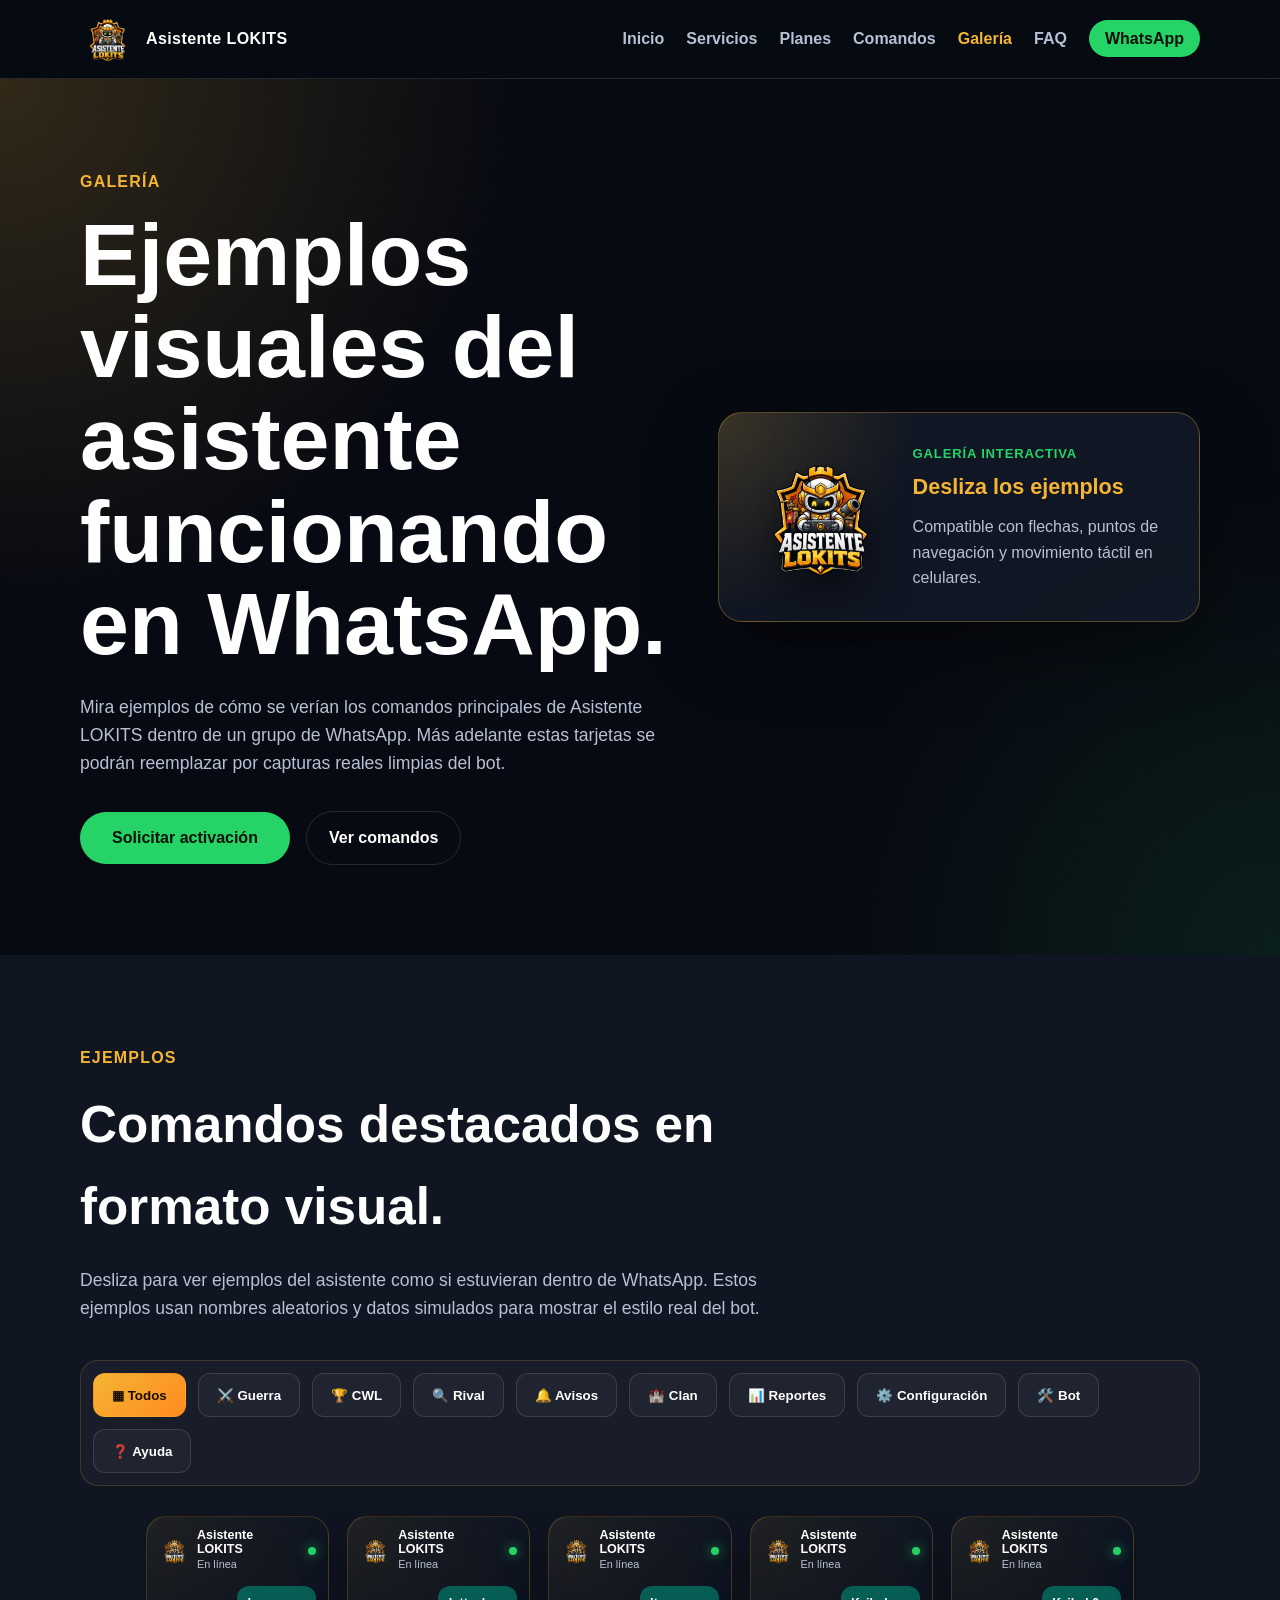
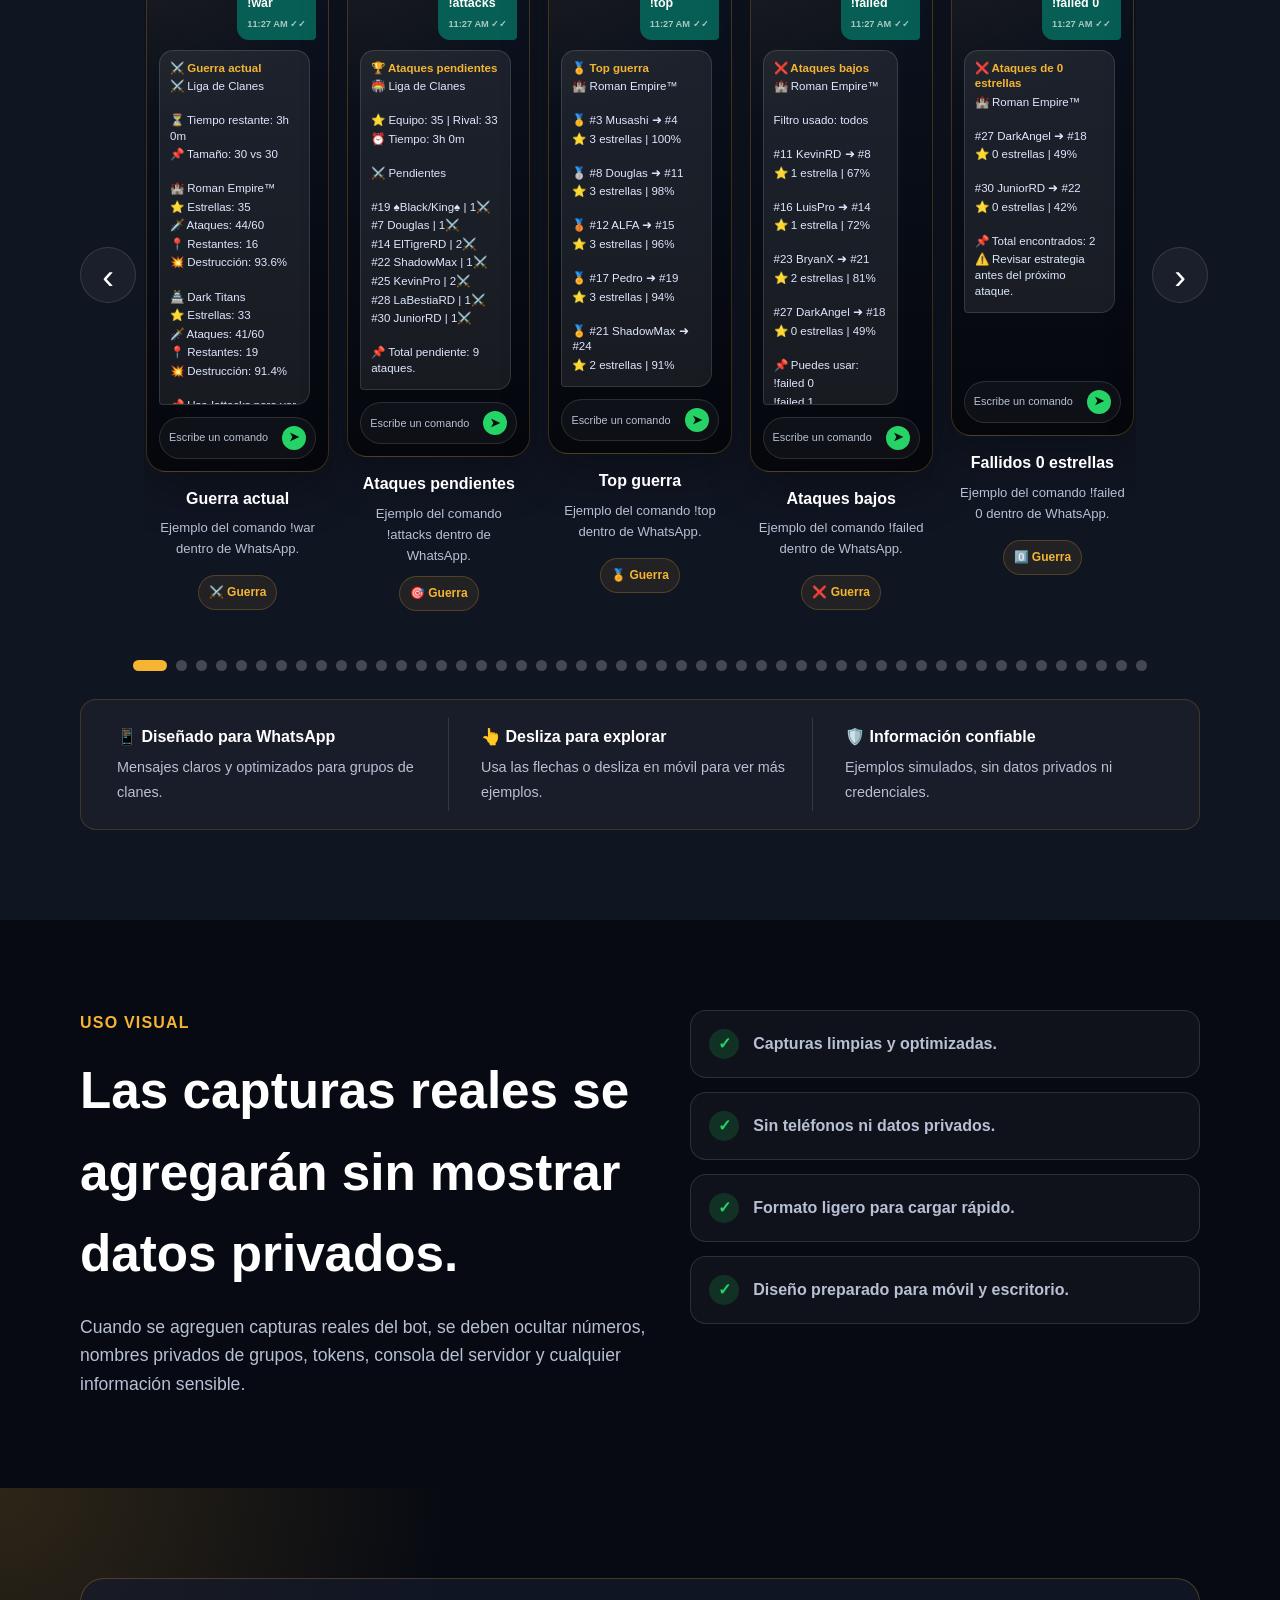
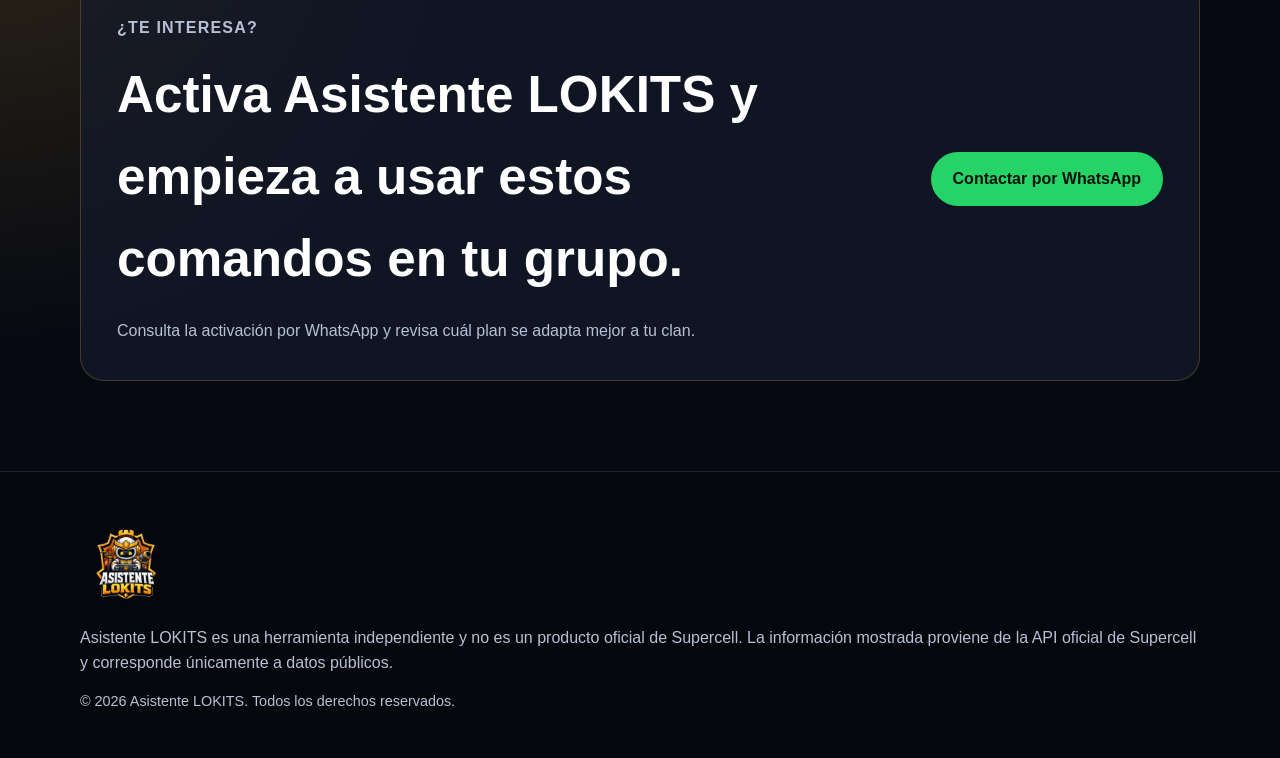
<file: galeria.html>
<!DOCTYPE html>
<html lang="es">
<head>
  <meta charset="UTF-8" />
  <meta name="viewport" content="width=device-width, initial-scale=1.0" />

  <title>Galería | Asistente LOKITS</title>

  <meta 
    name="description" 
    content="Galería de ejemplos visuales de Asistente LOKITS, con capturas y mockups de comandos del bot en WhatsApp."
  />

  <link rel="icon" href="assets/images/logo/logo-base.png" />
  <link rel="stylesheet" href="assets/css/styles.css" />
</head>

<body>
  <header class="site-header">
    <nav class="navbar container">
      <a href="index.html" class="brand">
        <img 
          src="assets/images/logo/logo-base.png" 
          alt="Logo Asistente LOKITS" 
          class="brand-logo"
        />
        <span>Asistente LOKITS</span>
      </a>

      <button class="menu-toggle" id="menuToggle" aria-label="Abrir menú">
        ☰
      </button>

      <ul class="nav-menu" id="navMenu">
        <li><a href="index.html">Inicio</a></li>
        <li><a href="servicios.html">Servicios</a></li>
        <li><a href="planes.html">Planes</a></li>
        <li><a href="comandos.html">Comandos</a></li>
        <li><a href="galeria.html" class="active-link">Galería</a></li>
        <li><a href="faq.html">FAQ</a></li>
        <li><a href="contacto.html" class="nav-cta">WhatsApp</a></li>
      </ul>
    </nav>
  </header>

  <main>
    <!-- HERO GALERÍA -->
    <section class="section page-hero gallery-page-hero">
      <div class="container gallery-hero-grid">
        <div>
          <p class="section-label">Galería</p>

          <h1>Ejemplos visuales del asistente funcionando en WhatsApp.</h1>

          <p class="hero-text">
            Mira ejemplos de cómo se verían los comandos principales de Asistente
            LOKITS dentro de un grupo de WhatsApp. Más adelante estas tarjetas se
            podrán reemplazar por capturas reales limpias del bot.
          </p>

          <div class="hero-actions gallery-hero-actions">
            <a href="contacto.html" class="btn btn-whatsapp gallery-whatsapp-btn">
              Solicitar activación
            </a>

            <a href="comandos.html" class="btn btn-outline">
              Ver comandos
            </a>
          </div>
        </div>

        <div class="gallery-hero-card">
          <img 
            src="assets/images/logo/logo-base.png" 
            alt="Logo Asistente LOKITS"
          />

          <div>
            <span>Galería interactiva</span>
            <strong>Desliza los ejemplos</strong>
            <p>
              Compatible con flechas, puntos de navegación y movimiento táctil
              en celulares.
            </p>
          </div>
        </div>
      </div>
    </section>

    <!-- CARRUSEL -->
<!-- CARRUSEL -->
<section class="section section-dark gallery-showcase-section">
  <div class="container">
    <div class="section-heading">
      <p class="section-label">Ejemplos</p>

      <h2>Comandos destacados en formato visual.</h2>

      <p class="section-description">
        Desliza para ver ejemplos del asistente como si estuvieran dentro de WhatsApp.
        Estos ejemplos usan nombres aleatorios y datos simulados para mostrar el estilo real del bot.
      </p>
    </div>

  <div class="gallery-category-filters" id="galleryCategoryFilters">
  <button class="gallery-category-btn active" data-category="Todos">▦ Todos</button>
  <button class="gallery-category-btn" data-category="Guerra">⚔️ Guerra</button>
  <button class="gallery-category-btn" data-category="CWL">🏆 CWL</button>
  <button class="gallery-category-btn" data-category="Rival">🔍 Rival</button>
  <button class="gallery-category-btn" data-category="Avisos">🔔 Avisos</button>
  <button class="gallery-category-btn" data-category="Clan">🏰 Clan</button>
  <button class="gallery-category-btn" data-category="Reportes">📊 Reportes</button>
  <button class="gallery-category-btn" data-category="Configuración">⚙️ Configuración</button>
  <button class="gallery-category-btn" data-category="Bot">🛠️ Bot</button>
  <button class="gallery-category-btn" data-category="Ayuda">❓ Ayuda</button>
  </div>

    <div class="gallery-wrapper gallery-multi-wrapper">
      <button class="gallery-arrow gallery-arrow-left" id="galleryPrev" aria-label="Anterior">
        ‹
      </button>

      <div class="gallery-viewport gallery-multi-viewport" id="galleryViewport">
        <div class="gallery-track gallery-multi-track" id="galleryTrack">
          <!-- Las tarjetas se cargan desde gallery.js -->
        </div>
      </div>

      <button class="gallery-arrow gallery-arrow-right" id="galleryNext" aria-label="Siguiente">
        ›
      </button>
    </div>

    <div class="gallery-dots" id="galleryDots">
      <!-- Los puntos se cargan desde gallery.js -->
    </div>

    <div class="gallery-bottom-info">
      <div>
        <strong>📱 Diseñado para WhatsApp</strong>
        <span>Mensajes claros y optimizados para grupos de clanes.</span>
      </div>

      <div>
        <strong>👆 Desliza para explorar</strong>
        <span>Usa las flechas o desliza en móvil para ver más ejemplos.</span>
      </div>

      <div>
        <strong>🛡️ Información confiable</strong>
        <span>Ejemplos simulados, sin datos privados ni credenciales.</span>
      </div>
    </div>
  </div>
</section>

    <!-- BLOQUE DE CONFIANZA -->
    <section class="section">
      <div class="container gallery-info-grid">
        <div>
          <p class="section-label">Uso visual</p>

          <h2>Las capturas reales se agregarán sin mostrar datos privados.</h2>

          <p class="section-description">
            Cuando se agreguen capturas reales del bot, se deben ocultar números,
            nombres privados de grupos, tokens, consola del servidor y cualquier
            información sensible.
          </p>
        </div>

        <div class="gallery-rules-box">
          <div class="gallery-rule-item">
            <span>✓</span>
            <p>Capturas limpias y optimizadas.</p>
          </div>

          <div class="gallery-rule-item">
            <span>✓</span>
            <p>Sin teléfonos ni datos privados.</p>
          </div>

          <div class="gallery-rule-item">
            <span>✓</span>
            <p>Formato ligero para cargar rápido.</p>
          </div>

          <div class="gallery-rule-item">
            <span>✓</span>
            <p>Diseño preparado para móvil y escritorio.</p>
          </div>
        </div>
      </div>
    </section>

    <!-- CTA GALERÍA -->
    <section class="section gallery-cta-section">
      <div class="container gallery-cta-box">
        <div>
          <p class="section-label">¿Te interesa?</p>

          <h2>Activa Asistente LOKITS y empieza a usar estos comandos en tu grupo.</h2>

          <p>
            Consulta la activación por WhatsApp y revisa cuál plan se adapta
            mejor a tu clan.
          </p>
        </div>

        <a href="contacto.html" class="btn btn-whatsapp gallery-final-btn">
          Contactar por WhatsApp
        </a>
      </div>
    </section>
  </main>

  <footer class="site-footer">
    <div class="container">
      <img 
        src="assets/images/logo/logo-base.png" 
        alt="Logo Asistente LOKITS" 
        class="footer-logo"
      />

      <p>
        Asistente LOKITS es una herramienta independiente y no es un producto oficial de Supercell.
        La información mostrada proviene de la API oficial de Supercell y corresponde únicamente a datos públicos.
      </p>

      <p class="footer-copy">
        © 2026 Asistente LOKITS. Todos los derechos reservados.
      </p>
    </div>
  </footer>

  <script src="assets/js/main.js"></script>
  <script src="assets/js/gallery.js"></script>
</body>
</html>
</file>
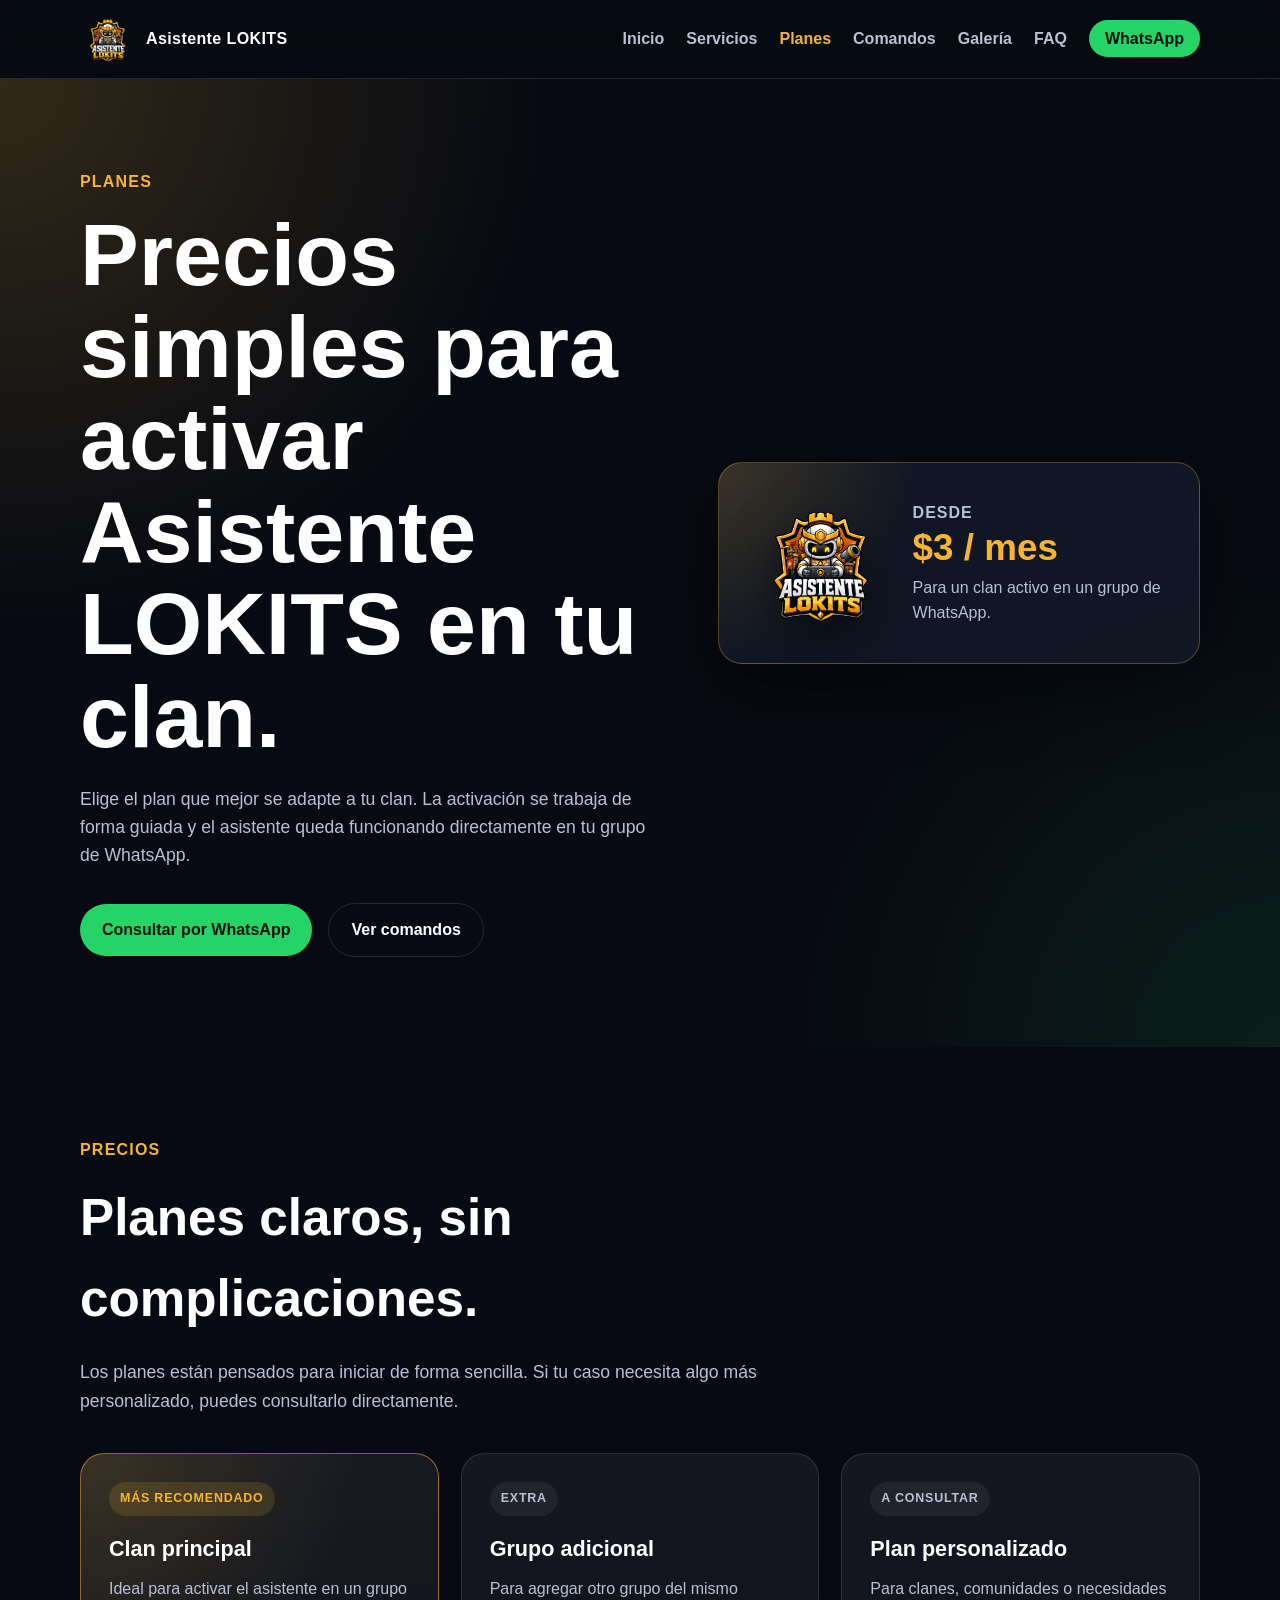
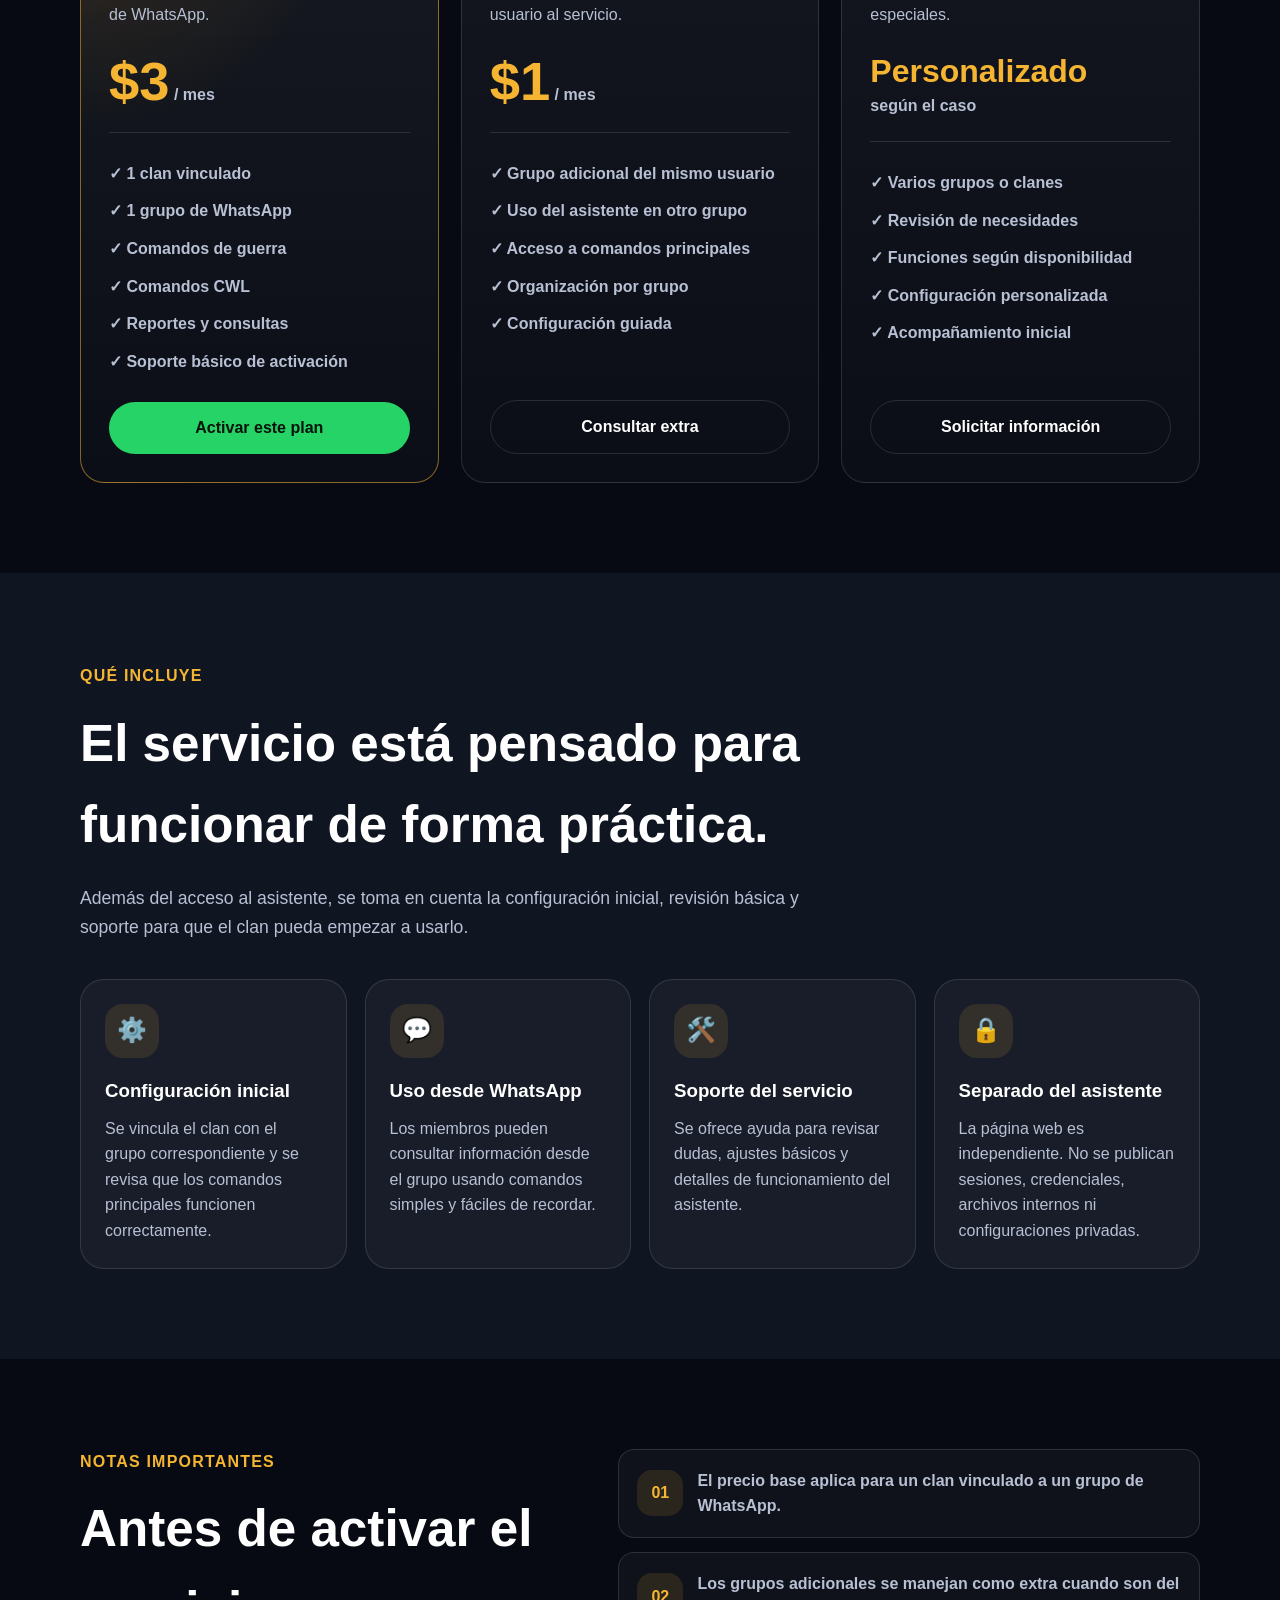
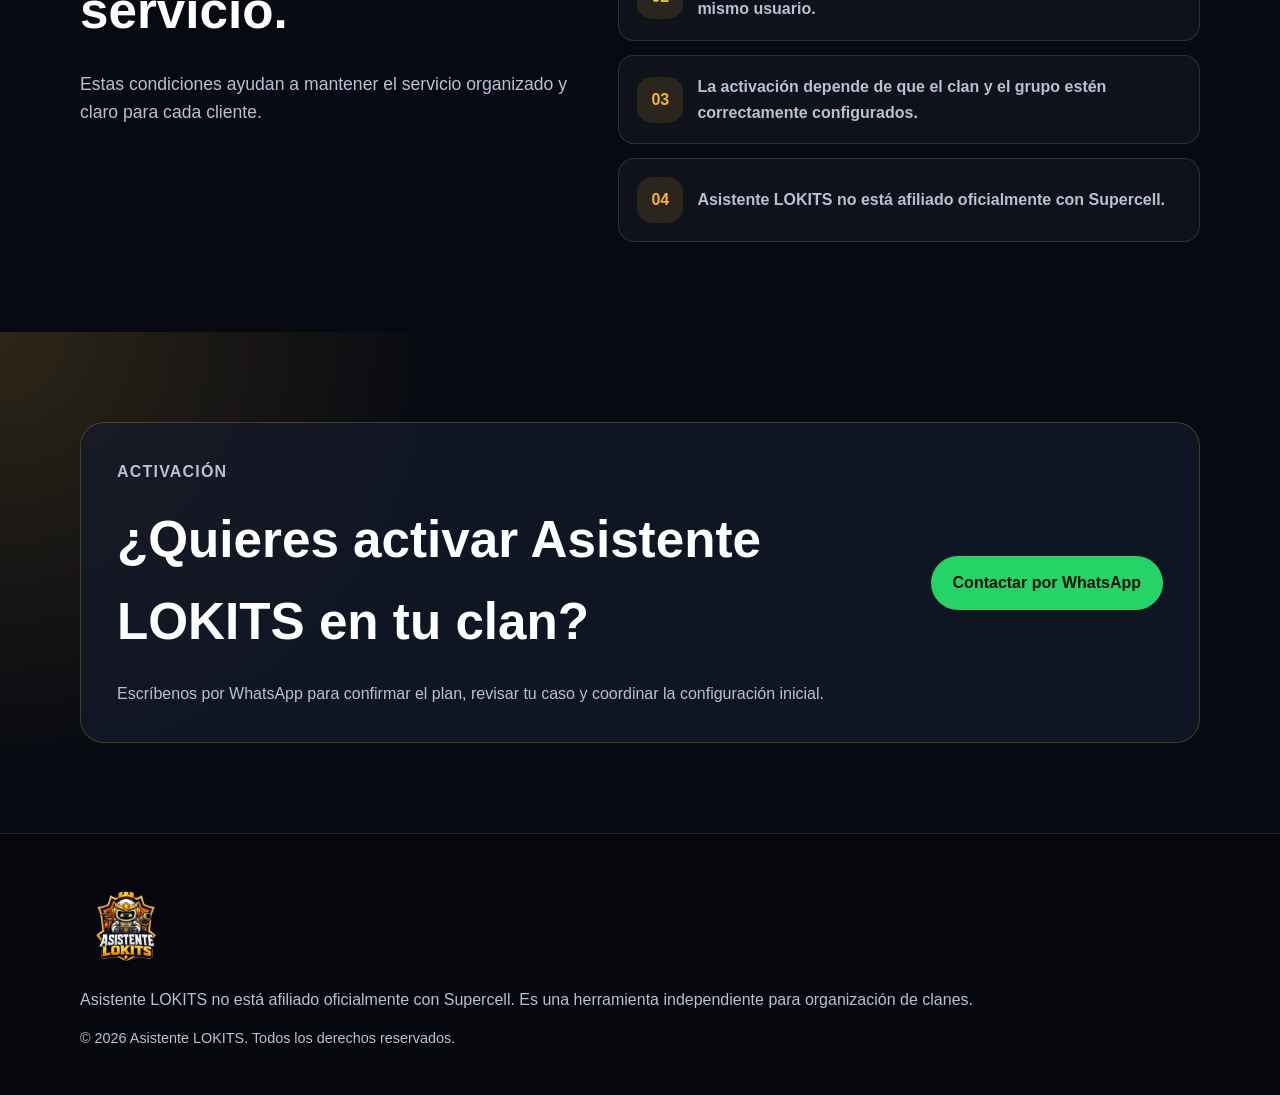
<file: planes.html>
<!DOCTYPE html>
<html lang="es">
<head>
  <meta charset="UTF-8" />
  <meta name="viewport" content="width=device-width, initial-scale=1.0" />

  <title>Planes | Asistente LOKITS</title>

  <meta 
    name="description" 
    content="Planes de Asistente LOKITS para clanes. Activa el asistente de WhatsApp para gestionar guerras, CWL, reportes y avisos automáticos."
  />

  <link rel="icon" href="assets/images/logo/logo-base.png" />
  <link rel="stylesheet" href="assets/css/styles.css" />
</head>

<body>
  <header class="site-header">
    <nav class="navbar container">
      <a href="index.html" class="brand">
        <img 
          src="assets/images/logo/logo-base.png" 
          alt="Logo Asistente LOKITS" 
          class="brand-logo"
        />
        <span>Asistente LOKITS</span>
      </a>

      <button class="menu-toggle" id="menuToggle" aria-label="Abrir menú">
        ☰
      </button>

      <ul class="nav-menu" id="navMenu">
        <li><a href="index.html">Inicio</a></li>
        <li><a href="servicios.html">Servicios</a></li>
        <li><a href="planes.html" class="active-link">Planes</a></li>
        <li><a href="comandos.html">Comandos</a></li>
        <li><a href="galeria.html">Galería</a></li>
        <li><a href="faq.html">FAQ</a></li>
        <li><a href="contacto.html" class="nav-cta">WhatsApp</a></li>
      </ul>
    </nav>
  </header>

  <main>
    <!-- HERO PLANES -->
    <section class="section page-hero plans-page-hero">
      <div class="container plans-hero-grid">
        <div>
          <p class="section-label">Planes</p>

          <h1>Precios simples para activar Asistente LOKITS en tu clan.</h1>

          <p class="hero-text">
            Elige el plan que mejor se adapte a tu clan. La activación se trabaja
            de forma guiada y el asistente queda funcionando directamente en tu
            grupo de WhatsApp.
          </p>

          <div class="hero-actions plans-hero-actions">
            <a href="contacto.html" class="btn btn-whatsapp plans-whatsapp-btn">
              Consultar por WhatsApp
            </a>

            <a href="comandos.html" class="btn btn-outline">
              Ver comandos
            </a>
          </div>
        </div>

        <div class="plans-hero-card">
          <img 
            src="assets/images/logo/logo-base.png" 
            alt="Logo Asistente LOKITS"
          />

          <div class="plans-hero-info">
            <span>Desde</span>
            <strong>$3 / mes</strong>
            <p>Para un clan activo en un grupo de WhatsApp.</p>
          </div>
        </div>
      </div>
    </section>

    <!-- TARJETAS DE PLANES -->
    <section class="section">
      <div class="container">
        <div class="section-heading">
          <p class="section-label">Precios</p>

          <h2>Planes claros, sin complicaciones.</h2>

          <p class="section-description">
            Los planes están pensados para iniciar de forma sencilla. Si tu caso
            necesita algo más personalizado, puedes consultarlo directamente.
          </p>
        </div>

        <div class="plans-grid">
          <article class="plan-card featured-plan">
            <div class="plan-top">
              <span class="plan-badge">Más recomendado</span>
              <h3>Clan principal</h3>
              <p>Ideal para activar el asistente en un grupo de WhatsApp.</p>
            </div>

            <div class="plan-price">
              <strong>$3</strong>
              <span>/ mes</span>
            </div>

            <ul class="plan-list">
              <li>✓ 1 clan vinculado</li>
              <li>✓ 1 grupo de WhatsApp</li>
              <li>✓ Comandos de guerra</li>
              <li>✓ Comandos CWL</li>
              <li>✓ Reportes y consultas</li>
              <li>✓ Soporte básico de activación</li>
            </ul>

            <a href="contacto.html" class="btn btn-whatsapp plan-btn">
              Activar este plan
            </a>
          </article>

          <article class="plan-card">
            <div class="plan-top">
              <span class="plan-badge plan-badge-soft">Extra</span>
              <h3>Grupo adicional</h3>
              <p>Para agregar otro grupo del mismo usuario al servicio.</p>
            </div>

            <div class="plan-price">
              <strong>$1</strong>
              <span>/ mes</span>
            </div>

            <ul class="plan-list">
              <li>✓ Grupo adicional del mismo usuario</li>
              <li>✓ Uso del asistente en otro grupo</li>
              <li>✓ Acceso a comandos principales</li>
              <li>✓ Organización por grupo</li>
              <li>✓ Configuración guiada</li>
            </ul>

            <a href="contacto.html" class="btn btn-outline plan-btn">
              Consultar extra
            </a>
          </article>

          <article class="plan-card">
            <div class="plan-top">
              <span class="plan-badge plan-badge-soft">A consultar</span>
              <h3>Plan personalizado</h3>
              <p>Para clanes, comunidades o necesidades especiales.</p>
            </div>

            <div class="plan-price custom-price">
              <strong>Personalizado</strong>
              <span>según el caso</span>
            </div>

            <ul class="plan-list">
              <li>✓ Varios grupos o clanes</li>
              <li>✓ Revisión de necesidades</li>
              <li>✓ Funciones según disponibilidad</li>
              <li>✓ Configuración personalizada</li>
              <li>✓ Acompañamiento inicial</li>
            </ul>

            <a href="contacto.html" class="btn btn-outline plan-btn">
              Solicitar información
            </a>
          </article>
        </div>
      </div>
    </section>

    <!-- INCLUYE -->
    <section class="section section-dark">
      <div class="container">
        <div class="section-heading">
          <p class="section-label">Qué incluye</p>

          <h2>El servicio está pensado para funcionar de forma práctica.</h2>

          <p class="section-description">
            Además del acceso al asistente, se toma en cuenta la configuración
            inicial, revisión básica y soporte para que el clan pueda empezar a usarlo.
          </p>
        </div>

        <div class="included-grid">
          <article class="included-card">
            <span>⚙️</span>
            <h3>Configuración inicial</h3>
            <p>
              Se vincula el clan con el grupo correspondiente y se revisa que los
              comandos principales funcionen correctamente.
            </p>
          </article>

          <article class="included-card">
            <span>💬</span>
            <h3>Uso desde WhatsApp</h3>
            <p>
              Los miembros pueden consultar información desde el grupo usando
              comandos simples y fáciles de recordar.
            </p>
          </article>

          <article class="included-card">
            <span>🛠️</span>
            <h3>Soporte del servicio</h3>
            <p>
              Se ofrece ayuda para revisar dudas, ajustes básicos y detalles de
              funcionamiento del asistente.
            </p>
          </article>

          <article class="included-card">
            <span>🔒</span>
            <h3>Separado del asistente</h3>
            <p>
              La página web es independiente. No se publican sesiones,
              credenciales, archivos internos ni configuraciones privadas.
            </p>
          </article>
        </div>
      </div>
    </section>

    <!-- NOTAS DEL SERVICIO -->
    <section class="section">
      <div class="container plans-notes-grid">
        <div>
          <p class="section-label">Notas importantes</p>

          <h2>Antes de activar el servicio.</h2>

          <p class="section-description">
            Estas condiciones ayudan a mantener el servicio organizado y claro
            para cada cliente.
          </p>
        </div>

        <div class="plans-notes-box">
          <div class="plan-note-item">
            <span>01</span>
            <p>El precio base aplica para un clan vinculado a un grupo de WhatsApp.</p>
          </div>

          <div class="plan-note-item">
            <span>02</span>
            <p>Los grupos adicionales se manejan como extra cuando son del mismo usuario.</p>
          </div>

          <div class="plan-note-item">
            <span>03</span>
            <p>La activación depende de que el clan y el grupo estén correctamente configurados.</p>
          </div>

          <div class="plan-note-item">
            <span>04</span>
            <p>Asistente LOKITS no está afiliado oficialmente con Supercell.</p>
          </div>
        </div>
      </div>
    </section>

    <!-- CTA FINAL PLANES -->
    <section class="section plans-cta-section">
      <div class="container plans-cta-box">
        <div>
          <p class="section-label">Activación</p>

          <h2>¿Quieres activar Asistente LOKITS en tu clan?</h2>

          <p>
            Escríbenos por WhatsApp para confirmar el plan, revisar tu caso y
            coordinar la configuración inicial.
          </p>
        </div>

        <a href="contacto.html" class="btn btn-whatsapp plans-final-btn">
          Contactar por WhatsApp
        </a>
      </div>
    </section>
  </main>

  <footer class="site-footer">
    <div class="container">
      <img 
        src="assets/images/logo/logo-base.png" 
        alt="Logo Asistente LOKITS" 
        class="footer-logo"
      />

      <p>
        Asistente LOKITS no está afiliado oficialmente con Supercell.
        Es una herramienta independiente para organización de clanes.
      </p>

      <p class="footer-copy">
        © 2026 Asistente LOKITS. Todos los derechos reservados.
      </p>
    </div>
  </footer>

  <script src="assets/js/main.js"></script>
</body>
</html>
</file>
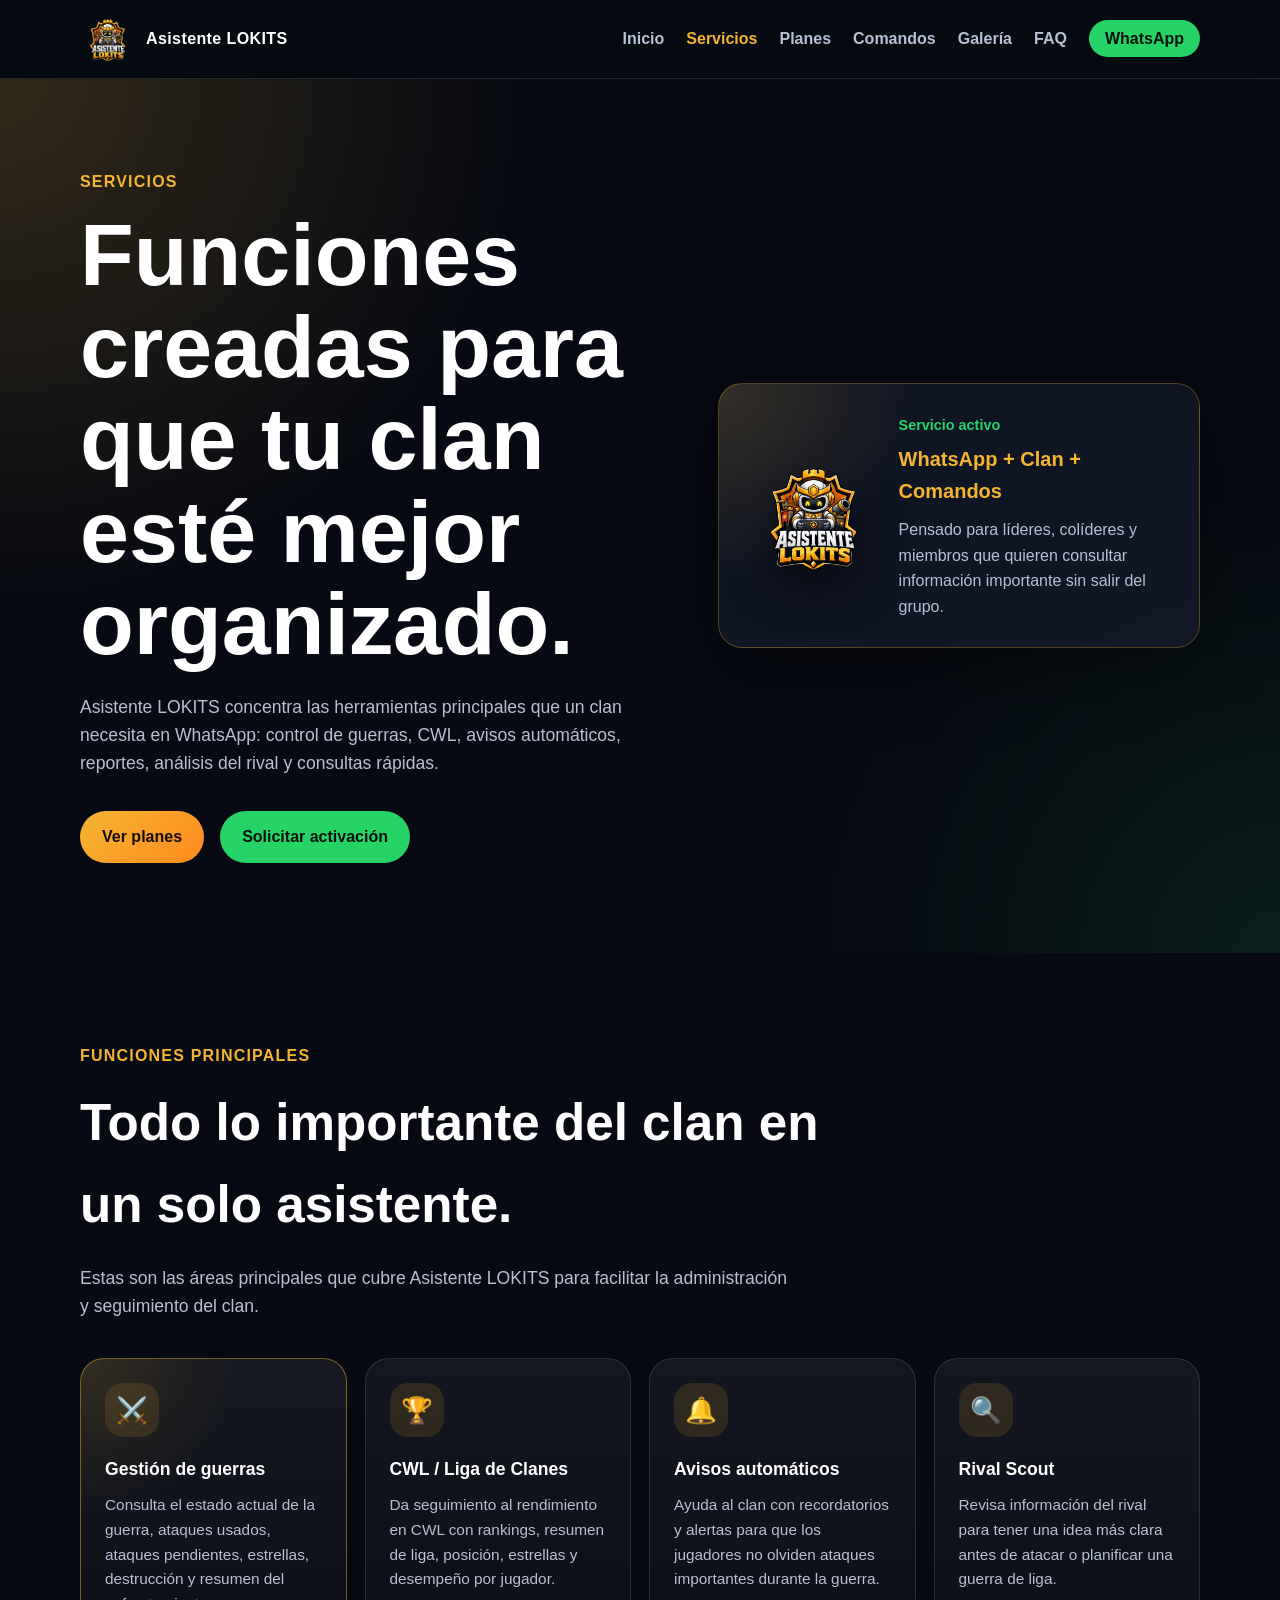
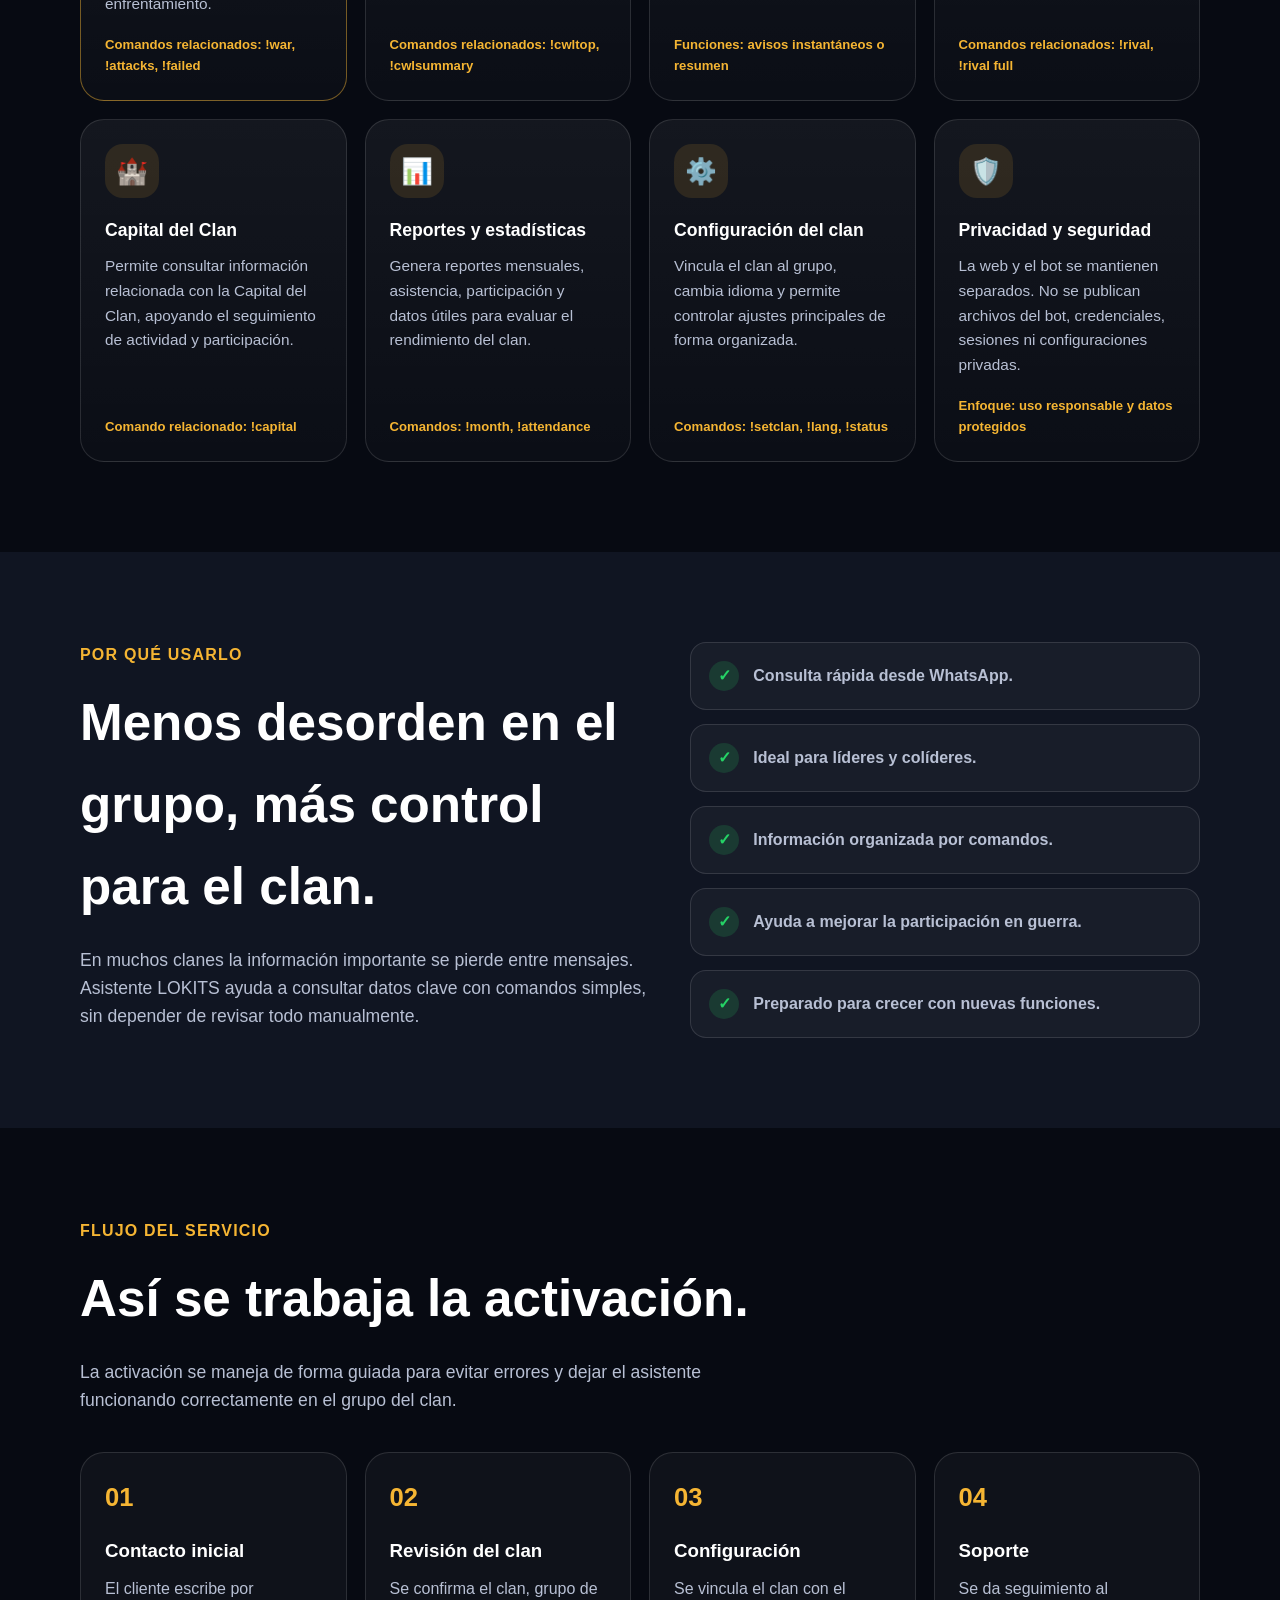
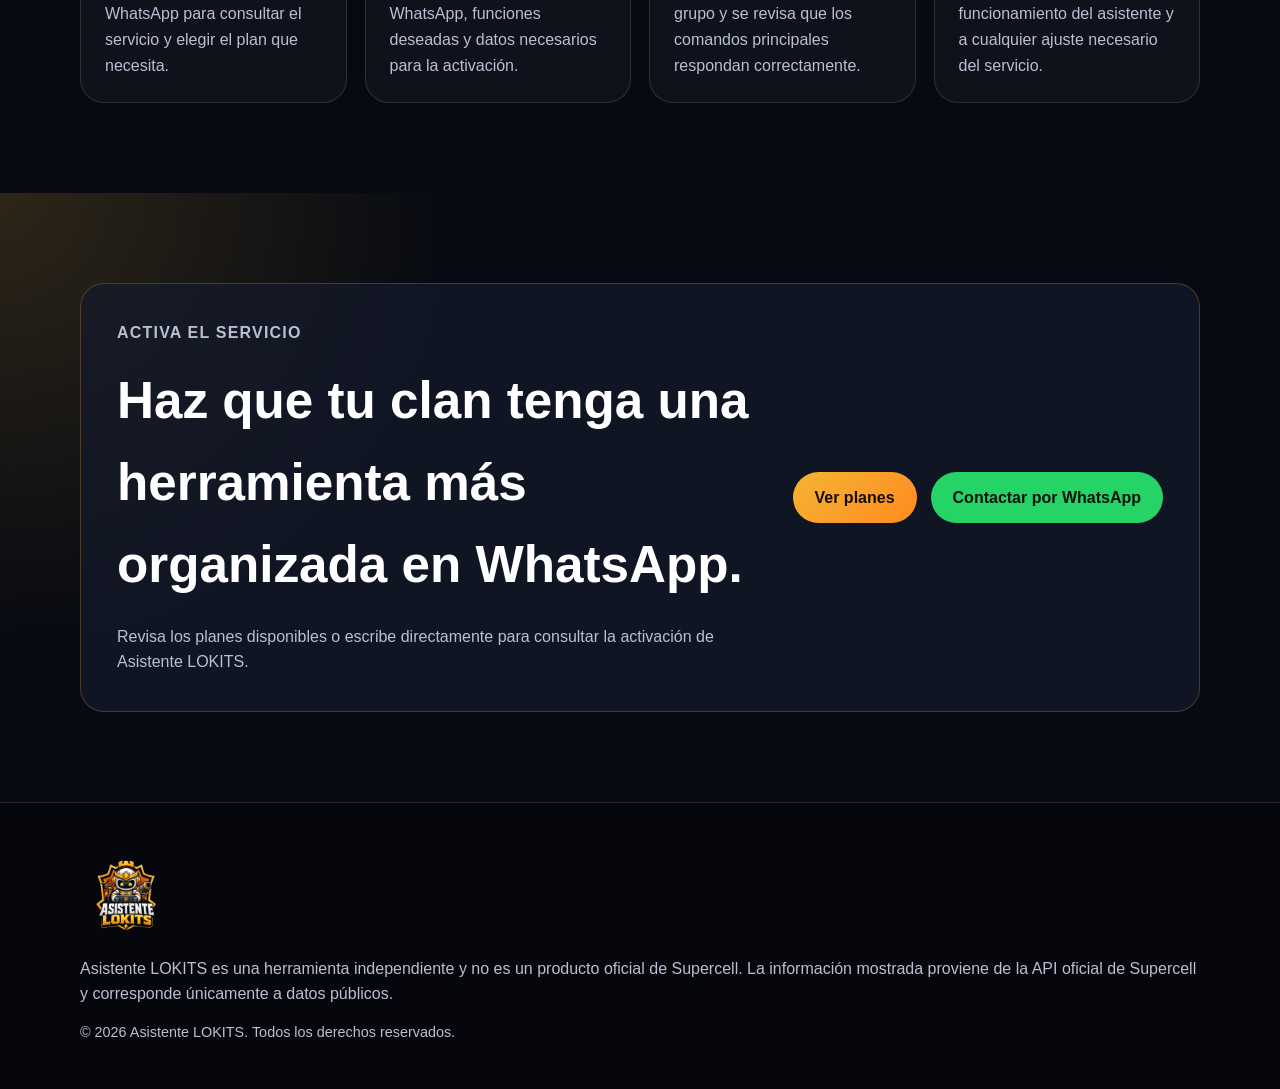
<file: servicios.html>
<!DOCTYPE html>
<html lang="es">
<head>
  <meta charset="UTF-8" />
  <meta name="viewport" content="width=device-width, initial-scale=1.0" />

  <title>Servicios | Asistente LOKITS</title>

  <meta 
    name="description" 
    content="Conoce los servicios principales de Asistente LOKITS para clanes: guerras, CWL, avisos automáticos, rival scout, capital del clan y reportes."
  />

  <link rel="icon" href="assets/images/logo/logo-base.png" />
  <link rel="stylesheet" href="assets/css/styles.css" />
</head>

<body>
  <header class="site-header">
    <nav class="navbar container">
      <a href="index.html" class="brand">
        <img 
          src="assets/images/logo/logo-base.png" 
          alt="Logo Asistente LOKITS" 
          class="brand-logo"
        />
        <span>Asistente LOKITS</span>
      </a>

      <button class="menu-toggle" id="menuToggle" aria-label="Abrir menú">
        ☰
      </button>

      <ul class="nav-menu" id="navMenu">
        <li><a href="index.html">Inicio</a></li>
        <li><a href="servicios.html" class="active-link">Servicios</a></li>
        <li><a href="planes.html">Planes</a></li>
        <li><a href="comandos.html">Comandos</a></li>
        <li><a href="galeria.html">Galería</a></li>
        <li><a href="faq.html">FAQ</a></li>
        <li><a href="contacto.html" class="nav-cta">WhatsApp</a></li>
      </ul>
    </nav>
  </header>

  <main>
    <!-- HERO SERVICIOS -->
    <section class="section page-hero services-page-hero">
      <div class="container services-hero-grid">
        <div>
          <p class="section-label">Servicios</p>

          <h1>Funciones creadas para que tu clan esté mejor organizado.</h1>

          <p class="hero-text">
            Asistente LOKITS concentra las herramientas principales que un clan
            necesita en WhatsApp: control de guerras, CWL, avisos automáticos,
            reportes, análisis del rival y consultas rápidas.
          </p>

          <div class="hero-actions service-hero-actions">
            <a href="planes.html" class="btn btn-primary">
              Ver planes
            </a>

            <a href="contacto.html" class="btn btn-whatsapp service-whatsapp-btn">
              Solicitar activación
            </a>
          </div>
        </div>

        <div class="services-hero-card">
          <img 
            src="assets/images/logo/logo-base.png" 
            alt="Logo Asistente LOKITS"
          />

          <div>
            <span>Servicio activo</span>
            <strong>WhatsApp + Clan + Comandos</strong>
            <p>
              Pensado para líderes, colíderes y miembros que quieren consultar
              información importante sin salir del grupo.
            </p>
          </div>
        </div>
      </div>
    </section>

    <!-- TARJETAS DE SERVICIOS -->
    <section class="section">
      <div class="container">
        <div class="section-heading">
          <p class="section-label">Funciones principales</p>

          <h2>Todo lo importante del clan en un solo asistente.</h2>

          <p class="section-description">
            Estas son las áreas principales que cubre Asistente LOKITS para
            facilitar la administración y seguimiento del clan.
          </p>
        </div>

        <div class="services-grid">
          <article class="service-card-lokits featured-service">
            <div class="service-icon">⚔️</div>
            <h3>Gestión de guerras</h3>
            <p>
              Consulta el estado actual de la guerra, ataques usados, ataques
              pendientes, estrellas, destrucción y resumen del enfrentamiento.
            </p>
            <span>Comandos relacionados: !war, !attacks, !failed</span>
          </article>

          <article class="service-card-lokits">
            <div class="service-icon">🏆</div>
            <h3>CWL / Liga de Clanes</h3>
            <p>
              Da seguimiento al rendimiento en CWL con rankings, resumen de liga,
              posición, estrellas y desempeño por jugador.
            </p>
            <span>Comandos relacionados: !cwltop, !cwlsummary</span>
          </article>

          <article class="service-card-lokits">
            <div class="service-icon">🔔</div>
            <h3>Avisos automáticos</h3>
            <p>
              Ayuda al clan con recordatorios y alertas para que los jugadores
              no olviden ataques importantes durante la guerra.
            </p>
            <span>Funciones: avisos instantáneos o resumen</span>
          </article>

          <article class="service-card-lokits">
            <div class="service-icon">🔍</div>
            <h3>Rival Scout</h3>
            <p>
              Revisa información del rival para tener una idea más clara antes
              de atacar o planificar una guerra de liga.
            </p>
            <span>Comandos relacionados: !rival, !rival full</span>
          </article>

          <article class="service-card-lokits">
            <div class="service-icon">🏰</div>
            <h3>Capital del Clan</h3>
            <p>
              Permite consultar información relacionada con la Capital del Clan,
              apoyando el seguimiento de actividad y participación.
            </p>
            <span>Comando relacionado: !capital</span>
          </article>

          <article class="service-card-lokits">
            <div class="service-icon">📊</div>
            <h3>Reportes y estadísticas</h3>
            <p>
              Genera reportes mensuales, asistencia, participación y datos útiles
              para evaluar el rendimiento del clan.
            </p>
            <span>Comandos: !month, !attendance</span>
          </article>

          <article class="service-card-lokits">
            <div class="service-icon">⚙️</div>
            <h3>Configuración del clan</h3>
            <p>
              Vincula el clan al grupo, cambia idioma y permite controlar ajustes
              principales de forma organizada.
            </p>
            <span>Comandos: !setclan, !lang, !status</span>
          </article>

          <article class="service-card-lokits">
            <div class="service-icon">🛡️</div>
            <h3>Privacidad y seguridad</h3>
            <p>
              La web y el bot se mantienen separados. No se publican archivos del
              bot, credenciales, sesiones ni configuraciones privadas.
            </p>
            <span>Enfoque: uso responsable y datos protegidos</span>
          </article>
        </div>
      </div>
    </section>

    <!-- BLOQUE DE VALOR -->
    <section class="section section-dark">
      <div class="container services-value-grid">
        <div>
          <p class="section-label">Por qué usarlo</p>

          <h2>Menos desorden en el grupo, más control para el clan.</h2>

          <p class="section-description">
            En muchos clanes la información importante se pierde entre mensajes.
            Asistente LOKITS ayuda a consultar datos clave con comandos simples,
            sin depender de revisar todo manualmente.
          </p>
        </div>

        <div class="service-check-list">
          <div class="service-check-item">
            <span>✓</span>
            <p>Consulta rápida desde WhatsApp.</p>
          </div>

          <div class="service-check-item">
            <span>✓</span>
            <p>Ideal para líderes y colíderes.</p>
          </div>

          <div class="service-check-item">
            <span>✓</span>
            <p>Información organizada por comandos.</p>
          </div>

          <div class="service-check-item">
            <span>✓</span>
            <p>Ayuda a mejorar la participación en guerra.</p>
          </div>

          <div class="service-check-item">
            <span>✓</span>
            <p>Preparado para crecer con nuevas funciones.</p>
          </div>
        </div>
      </div>
    </section>

    <!-- FLUJO DE SERVICIO -->
    <section class="section">
      <div class="container">
        <div class="section-heading">
          <p class="section-label">Flujo del servicio</p>

          <h2>Así se trabaja la activación.</h2>

          <p class="section-description">
            La activación se maneja de forma guiada para evitar errores y dejar
            el asistente funcionando correctamente en el grupo del clan.
          </p>
        </div>

        <div class="service-flow-grid">
          <article class="service-flow-card">
            <span>01</span>
            <h3>Contacto inicial</h3>
            <p>
              El cliente escribe por WhatsApp para consultar el servicio y elegir
              el plan que necesita.
            </p>
          </article>

          <article class="service-flow-card">
            <span>02</span>
            <h3>Revisión del clan</h3>
            <p>
              Se confirma el clan, grupo de WhatsApp, funciones deseadas y datos
              necesarios para la activación.
            </p>
          </article>

          <article class="service-flow-card">
            <span>03</span>
            <h3>Configuración</h3>
            <p>
              Se vincula el clan con el grupo y se revisa que los comandos
              principales respondan correctamente.
            </p>
          </article>

          <article class="service-flow-card">
            <span>04</span>
            <h3>Soporte</h3>
            <p>
              Se da seguimiento al funcionamiento del asistente y a cualquier
              ajuste necesario del servicio.
            </p>
          </article>
        </div>
      </div>
    </section>

    <!-- CTA SERVICIOS -->
    <section class="section services-cta-section">
      <div class="container services-cta-box">
        <div>
          <p class="section-label">Activa el servicio</p>

          <h2>Haz que tu clan tenga una herramienta más organizada en WhatsApp.</h2>

          <p>
            Revisa los planes disponibles o escribe directamente para consultar
            la activación de Asistente LOKITS.
          </p>
        </div>

        <div class="services-cta-actions">
          <a href="planes.html" class="btn btn-primary">
            Ver planes
          </a>

          <a href="contacto.html" class="btn btn-whatsapp services-cta-whatsapp">
            Contactar por WhatsApp
          </a>
        </div>
      </div>
    </section>
  </main>

  <footer class="site-footer">
    <div class="container">
      <img 
        src="assets/images/logo/logo-base.png" 
        alt="Logo Asistente LOKITS" 
        class="footer-logo"
      />

      <p>
        Asistente LOKITS es una herramienta independiente y no es un producto oficial de Supercell.
        La información mostrada proviene de la API oficial de Supercell y corresponde únicamente a datos públicos.
      </p>

      <p class="footer-copy">
        © 2026 Asistente LOKITS. Todos los derechos reservados.
      </p>
    </div>
  </footer>

  <script src="assets/js/main.js"></script>
</body>
</html>
</file>
<file: assets/css/styles.css>
:root {
  --color-bg: #070a12;
  --color-bg-soft: #101522;
  --color-card: #151b2b;
  --color-gold: #f5b533;
  --color-orange: #ff8a1f;
  --color-whatsapp: #25d366;
  --color-text: #ffffff;
  --color-muted: #b8c0d4;
  --color-border: rgba(255, 255, 255, 0.12);

  --container-width: 1120px;
  --radius-lg: 24px;
  --radius-md: 16px;
  --transition: 0.3s ease;
}

* {
  box-sizing: border-box;
  margin: 0;
  padding: 0;
}

html {
  scroll-behavior: smooth;
}

body {
  font-family: Arial, Helvetica, sans-serif;
  background: var(--color-bg);
  color: var(--color-text);
  line-height: 1.6;
}

img {
  max-width: 100%;
  display: block;
}

a {
  color: inherit;
  text-decoration: none;
}

.container {
  width: min(100% - 32px, var(--container-width));
  margin: 0 auto;
}

.site-header {
  position: sticky;
  top: 0;
  z-index: 100;
  background: rgba(7, 10, 18, 0.9);
  backdrop-filter: blur(14px);
  border-bottom: 1px solid var(--color-border);
}

.navbar {
  height: 78px;
  display: flex;
  align-items: center;
  justify-content: space-between;
}

.brand {
  display: flex;
  align-items: center;
  gap: 12px;
  font-weight: 800;
  letter-spacing: 0.4px;
}

.brand-logo {
  width: 54px;
  height: 54px;
  object-fit: contain;
}

.nav-menu {
  display: flex;
  align-items: center;
  gap: 22px;
  list-style: none;
}

.nav-menu a {
  color: var(--color-muted);
  font-weight: 600;
  transition: var(--transition);
}

.nav-menu a:hover {
  color: var(--color-gold);
}

.nav-cta {
  background: var(--color-whatsapp);
  color: #06120a !important;
  padding: 10px 16px;
  border-radius: 999px;
}

.menu-toggle {
  display: none;
  border: 0;
  background: transparent;
  color: var(--color-text);
  font-size: 32px;
  cursor: pointer;
}

.section {
  padding: 90px 0;
}

.section-dark {
  background: var(--color-bg-soft);
}

.hero-section {
  min-height: calc(100vh - 78px);
  display: flex;
  align-items: center;
  background:
    radial-gradient(circle at top left, rgba(245, 181, 51, 0.22), transparent 35%),
    radial-gradient(circle at bottom right, rgba(37, 211, 102, 0.12), transparent 30%),
    var(--color-bg);
}

.section-label {
  color: var(--color-gold);
  font-weight: 800;
  text-transform: uppercase;
  letter-spacing: 1.2px;
  margin-bottom: 14px;
}

h1 {
  max-width: 850px;
  font-size: clamp(2.5rem, 7vw, 5.5rem);
  line-height: 1.05;
  margin-bottom: 22px;
}

h2 {
  font-size: clamp(2rem, 5vw, 3.2rem);
  margin-bottom: 18px;
}

.hero-text,
.section-description {
  max-width: 720px;
  color: var(--color-muted);
  font-size: 1.1rem;
}

.hero-actions {
  display: flex;
  flex-wrap: wrap;
  gap: 16px;
  margin-top: 34px;
}

.btn {
  display: inline-flex;
  align-items: center;
  justify-content: center;
  min-height: 48px;
  padding: 13px 22px;
  border-radius: 999px;
  font-weight: 800;
  transition: var(--transition);
}

.btn-primary {
  background: linear-gradient(135deg, var(--color-gold), var(--color-orange));
  color: #160d02;
}

.btn-outline {
  border: 1px solid var(--color-border);
  color: var(--color-text);
}

.btn-whatsapp {
  margin-top: 28px;
  background: var(--color-whatsapp);
  color: #06120a;
}

.btn:hover {
  transform: translateY(-2px);
}

.placeholder-box {
  margin-top: 28px;
  padding: 32px;
  border: 1px dashed var(--color-border);
  border-radius: var(--radius-lg);
  background: var(--color-card);
  color: var(--color-muted);
}

.site-footer {
  padding: 45px 0;
  background: #05070d;
  border-top: 1px solid var(--color-border);
  color: var(--color-muted);
}

.footer-logo {
  width: 90px;
  margin-bottom: 18px;
}

.footer-copy {
  margin-top: 14px;
  font-size: 0.9rem;
}

/* Responsive */
@media (max-width: 820px) {
  .menu-toggle {
    display: block;
  }

  .nav-menu {
    position: absolute;
    top: 78px;
    left: 0;
    right: 0;
    display: none;
    flex-direction: column;
    align-items: flex-start;
    padding: 24px;
    background: rgba(7, 10, 18, 0.98);
    border-bottom: 1px solid var(--color-border);
  }

  .nav-menu.active {
    display: flex;
  }

  .nav-menu li {
    width: 100%;
  }

  .nav-menu a {
    display: block;
    width: 100%;
    padding: 8px 0;
  }

  .section {
    padding: 70px 0;
  }

  .hero-section {
    min-height: auto;
    padding-top: 90px;
    padding-bottom: 90px;
  }

  .brand span {
    font-size: 0.95rem;
  }

  .brand-logo {
    width: 48px;
    height: 48px;
  }
}
.active-link {
  color: var(--color-gold) !important;
}

.hero-grid {
  display: grid;
  grid-template-columns: 1.1fr 0.9fr;
  align-items: center;
  gap: 48px;
}

.hero-logo-card {
  padding: 34px;
  border: 1px solid var(--color-border);
  border-radius: var(--radius-lg);
  background:
    radial-gradient(circle at top, rgba(245, 181, 51, 0.22), transparent 45%),
    rgba(21, 27, 43, 0.72);
  box-shadow: 0 24px 80px rgba(0, 0, 0, 0.38);
}

.hero-logo-card img {
  width: min(100%, 420px);
  margin: 0 auto;
  filter: drop-shadow(0 18px 28px rgba(0, 0, 0, 0.55));
}

.quick-links {
  margin-top: 34px;
  display: grid;
  grid-template-columns: repeat(3, 1fr);
  gap: 18px;
}

.quick-card {
  display: block;
  padding: 24px;
  border: 1px solid var(--color-border);
  border-radius: var(--radius-md);
  background: var(--color-card);
  transition: var(--transition);
}

.quick-card:hover {
  transform: translateY(-4px);
  border-color: rgba(245, 181, 51, 0.45);
}

.quick-card span {
  display: block;
  color: var(--color-gold);
  font-size: 1.2rem;
  font-weight: 800;
  margin-bottom: 8px;
}

.quick-card small {
  color: var(--color-muted);
}

@media (max-width: 900px) {
  .hero-grid {
    grid-template-columns: 1fr;
  }

  .hero-logo-card {
    max-width: 420px;
  }

  .quick-links {
    grid-template-columns: 1fr;
  }
}
.page-hero {
  min-height: 58vh;
  display: flex;
  align-items: center;
  background:
    radial-gradient(circle at top left, rgba(245, 181, 51, 0.18), transparent 34%),
    radial-gradient(circle at bottom right, rgba(37, 211, 102, 0.1), transparent 30%),
    var(--color-bg);
}
.active-contact {
  box-shadow: 0 0 0 3px rgba(37, 211, 102, 0.18);
}

/* Corrección de botones en la página de contacto */
.contact-actions {
  display: flex;
  align-items: center;
  gap: 16px;
  margin-top: 34px;
}

.contact-actions .btn-whatsapp {
  margin-top: 0;
}

.contact-btn {
  height: 52px;
  min-height: 52px;
  padding: 0 24px;
  display: inline-flex;
  align-items: center;
  justify-content: center;
  white-space: nowrap;
  line-height: 1;
}

.contact-btn-whatsapp {
  min-width: 245px;
}

.contact-btn-plan {
  min-width: 150px;
  border-color: rgba(245, 181, 51, 0.35);
  background: rgba(245, 181, 51, 0.05);
}

.contact-btn-plan:hover {
  background: rgba(245, 181, 51, 0.12);
  border-color: rgba(245, 181, 51, 0.65);
}

@media (max-width: 520px) {
  .contact-actions {
    flex-direction: column;
    align-items: stretch;
  }

  .contact-btn {
    width: 100%;
  }
}
/* ==============================
   FASE 2 - PÁGINA INICIO
============================== */

.home-hero {
  min-height: calc(100vh - 78px);
  display: flex;
  align-items: center;
  background:
    radial-gradient(circle at 8% 20%, rgba(245, 181, 51, 0.24), transparent 28%),
    radial-gradient(circle at 88% 72%, rgba(37, 211, 102, 0.14), transparent 30%),
    linear-gradient(135deg, #070a12 0%, #090d18 48%, #06140f 100%);
  overflow: hidden;
}

.home-hero-grid {
  display: grid;
  grid-template-columns: 1.05fr 0.95fr;
  align-items: center;
  gap: 56px;
}

.home-hero-content {
  position: relative;
  z-index: 2;
}

.hero-badge {
  width: fit-content;
  display: inline-flex;
  align-items: center;
  gap: 10px;
  margin-bottom: 18px;
  padding: 9px 14px;
  border: 1px solid rgba(245, 181, 51, 0.28);
  border-radius: 999px;
  background: rgba(245, 181, 51, 0.08);
  color: var(--color-gold);
  font-size: 0.82rem;
  font-weight: 900;
  letter-spacing: 1px;
  text-transform: uppercase;
}

.hero-badge span {
  width: 9px;
  height: 9px;
  border-radius: 50%;
  background: var(--color-whatsapp);
  box-shadow: 0 0 16px rgba(37, 211, 102, 0.9);
}

.home-actions {
  align-items: center;
}

.home-actions .btn-whatsapp,
.final-cta-box .btn-whatsapp {
  margin-top: 0;
}

.btn-home-whatsapp {
  min-width: 210px;
}

.hero-mini-points {
  display: flex;
  flex-wrap: wrap;
  gap: 10px;
  margin-top: 26px;
}

.hero-mini-points span {
  padding: 8px 12px;
  border: 1px solid var(--color-border);
  border-radius: 999px;
  background: rgba(255, 255, 255, 0.04);
  color: var(--color-muted);
  font-size: 0.95rem;
  font-weight: 700;
}

.home-preview {
  position: relative;
  min-height: 580px;
  display: flex;
  align-items: center;
  justify-content: center;
}

.preview-glow {
  position: absolute;
  width: 420px;
  height: 420px;
  border-radius: 50%;
  background: rgba(245, 181, 51, 0.18);
  filter: blur(70px);
}

.phone-mockup {
  position: relative;
  z-index: 2;
  width: min(100%, 370px);
  min-height: 560px;
  padding: 18px;
  border: 1px solid rgba(255, 255, 255, 0.16);
  border-radius: 34px;
  background:
    linear-gradient(180deg, rgba(21, 27, 43, 0.96), rgba(5, 7, 13, 0.96));
  box-shadow: 0 30px 90px rgba(0, 0, 0, 0.55);
}

.phone-header {
  display: flex;
  align-items: center;
  gap: 12px;
  padding: 12px;
  border-radius: 22px;
  background: rgba(255, 255, 255, 0.05);
}

.phone-header img {
  width: 44px;
  height: 44px;
  object-fit: contain;
  border-radius: 12px;
}

.phone-header strong {
  display: block;
  font-size: 0.96rem;
}

.phone-header small {
  color: var(--color-muted);
}

.online-dot {
  width: 10px;
  height: 10px;
  margin-left: auto;
  border-radius: 50%;
  background: var(--color-whatsapp);
  box-shadow: 0 0 14px rgba(37, 211, 102, 0.8);
}

.chat-box {
  padding: 20px 4px 4px;
}

.chat-message {
  width: fit-content;
  max-width: 88%;
  margin-bottom: 14px;
  padding: 12px 14px;
  border-radius: 16px;
  font-size: 0.95rem;
}

.chat-message p {
  margin-top: 4px;
  color: #dfe7ff;
}

.user-message {
  margin-left: auto;
  background: #075e54;
  color: #ffffff;
  border-bottom-right-radius: 4px;
}

.bot-message {
  margin-right: auto;
  background: rgba(255, 255, 255, 0.08);
  color: #ffffff;
  border: 1px solid var(--color-border);
  border-bottom-left-radius: 4px;
}

.bot-message strong {
  color: var(--color-gold);
}

.hero-logo-floating {
  position: absolute;
  z-index: 3;
  right: 0;
  bottom: 32px;
  width: 145px;
  padding: 16px;
  border: 1px solid rgba(245, 181, 51, 0.32);
  border-radius: 24px;
  background: rgba(7, 10, 18, 0.88);
  backdrop-filter: blur(14px);
  box-shadow: 0 18px 60px rgba(0, 0, 0, 0.45);
}

.home-stats-section {
  padding: 28px 0;
  background: #05070d;
  border-top: 1px solid var(--color-border);
  border-bottom: 1px solid var(--color-border);
}

.home-stats-grid {
  display: grid;
  grid-template-columns: repeat(4, 1fr);
  gap: 16px;
}

.stat-card {
  padding: 20px;
  border: 1px solid var(--color-border);
  border-radius: var(--radius-md);
  background: rgba(255, 255, 255, 0.035);
}

.stat-card strong {
  display: block;
  margin-bottom: 6px;
  color: var(--color-gold);
  font-size: 1.4rem;
}

.stat-card span {
  color: var(--color-muted);
  font-size: 0.95rem;
}

.section-heading {
  max-width: 760px;
  margin-bottom: 38px;
}

.benefits-grid,
.steps-grid {
  display: grid;
  grid-template-columns: repeat(4, 1fr);
  gap: 18px;
}

.benefit-card,
.step-card {
  padding: 26px;
  border: 1px solid var(--color-border);
  border-radius: var(--radius-lg);
  background:
    linear-gradient(180deg, rgba(255, 255, 255, 0.055), rgba(255, 255, 255, 0.02));
  transition: var(--transition);
}

.benefit-card:hover,
.step-card:hover {
  transform: translateY(-5px);
  border-color: rgba(245, 181, 51, 0.38);
}

.benefit-icon {
  width: 54px;
  height: 54px;
  display: grid;
  place-items: center;
  margin-bottom: 18px;
  border-radius: 18px;
  background: rgba(245, 181, 51, 0.12);
  font-size: 1.6rem;
}

.benefit-card h3,
.step-card h3 {
  margin-bottom: 10px;
  font-size: 1.15rem;
}

.benefit-card p,
.step-card p,
.final-cta-box p {
  color: var(--color-muted);
}

.steps-grid {
  grid-template-columns: repeat(3, 1fr);
}

.step-card span {
  display: inline-flex;
  margin-bottom: 18px;
  color: var(--color-gold);
  font-size: 1.6rem;
  font-weight: 900;
}

.home-final-cta {
  background:
    radial-gradient(circle at top left, rgba(245, 181, 51, 0.16), transparent 32%),
    var(--color-bg);
}

.final-cta-box {
  display: grid;
  grid-template-columns: 1fr auto;
  align-items: center;
  gap: 28px;
  padding: 36px;
  border: 1px solid rgba(245, 181, 51, 0.24);
  border-radius: var(--radius-lg);
  background: rgba(21, 27, 43, 0.7);
}

.final-cta-box h2 {
  max-width: 780px;
}

.final-cta-btn {
  min-width: 190px;
  height: 54px;
}

@media (max-width: 980px) {
  .home-hero-grid {
    grid-template-columns: 1fr;
  }

  .home-preview {
    min-height: auto;
  }

  .home-stats-grid,
  .benefits-grid {
    grid-template-columns: repeat(2, 1fr);
  }

  .steps-grid {
    grid-template-columns: 1fr;
  }

  .final-cta-box {
    grid-template-columns: 1fr;
  }
}

@media (max-width: 560px) {
  .home-hero {
    padding-top: 70px;
    padding-bottom: 70px;
  }

  .home-actions {
    flex-direction: column;
    align-items: stretch;
  }

  .home-actions .btn {
    width: 100%;
  }

  .hero-mini-points {
    gap: 8px;
  }

  .home-stats-grid,
  .benefits-grid {
    grid-template-columns: 1fr;
  }

  .phone-mockup {
    min-height: auto;
  }

  .hero-logo-floating {
    position: relative;
    right: auto;
    bottom: auto;
    width: 120px;
    margin: 18px auto 0;
  }

  .final-cta-box {
    padding: 26px;
  }

  .final-cta-btn {
    width: 100%;
  }
}
/* ==============================
   FASE 3 - PÁGINA SERVICIOS
============================== */

.services-page-hero {
  min-height: 68vh;
}

.services-hero-grid {
  display: grid;
  grid-template-columns: 1.1fr 0.9fr;
  align-items: center;
  gap: 48px;
}

.service-hero-actions {
  align-items: center;
}

.service-hero-actions .btn-whatsapp {
  margin-top: 0;
}

.service-whatsapp-btn {
  min-width: 190px;
}

.services-hero-card {
  position: relative;
  display: grid;
  grid-template-columns: 130px 1fr;
  align-items: center;
  gap: 22px;
  padding: 28px;
  border: 1px solid rgba(245, 181, 51, 0.28);
  border-radius: var(--radius-lg);
  background:
    radial-gradient(circle at top left, rgba(245, 181, 51, 0.16), transparent 35%),
    rgba(21, 27, 43, 0.72);
  box-shadow: 0 22px 70px rgba(0, 0, 0, 0.4);
}

.services-hero-card img {
  width: 130px;
  filter: drop-shadow(0 16px 22px rgba(0, 0, 0, 0.5));
}

.services-hero-card span {
  display: inline-block;
  margin-bottom: 6px;
  color: var(--color-whatsapp);
  font-size: 0.9rem;
  font-weight: 800;
}

.services-hero-card strong {
  display: block;
  margin-bottom: 10px;
  color: var(--color-gold);
  font-size: 1.25rem;
}

.services-hero-card p {
  color: var(--color-muted);
}

.services-grid {
  display: grid;
  grid-template-columns: repeat(4, 1fr);
  gap: 18px;
}

.service-card-lokits {
  min-height: 295px;
  display: flex;
  flex-direction: column;
  padding: 24px;
  border: 1px solid var(--color-border);
  border-radius: var(--radius-lg);
  background:
    linear-gradient(180deg, rgba(255, 255, 255, 0.055), rgba(255, 255, 255, 0.018));
  transition: var(--transition);
}

.service-card-lokits:hover {
  transform: translateY(-5px);
  border-color: rgba(245, 181, 51, 0.45);
  box-shadow: 0 16px 45px rgba(0, 0, 0, 0.28);
}

.featured-service {
  border-color: rgba(245, 181, 51, 0.45);
  background:
    radial-gradient(circle at top left, rgba(245, 181, 51, 0.14), transparent 36%),
    linear-gradient(180deg, rgba(255, 255, 255, 0.06), rgba(255, 255, 255, 0.018));
}

.service-icon {
  width: 54px;
  height: 54px;
  display: grid;
  place-items: center;
  margin-bottom: 18px;
  border-radius: 18px;
  background: rgba(245, 181, 51, 0.12);
  font-size: 1.6rem;
}

.service-card-lokits h3 {
  margin-bottom: 10px;
  font-size: 1.1rem;
}

.service-card-lokits p {
  color: var(--color-muted);
  font-size: 0.96rem;
}

.service-card-lokits span {
  display: block;
  margin-top: auto;
  padding-top: 18px;
  color: var(--color-gold);
  font-size: 0.82rem;
  font-weight: 800;
}

.services-value-grid {
  display: grid;
  grid-template-columns: 1fr 0.9fr;
  align-items: start;
  gap: 44px;
}

.service-check-list {
  display: grid;
  gap: 14px;
}

.service-check-item {
  display: flex;
  align-items: center;
  gap: 14px;
  padding: 18px;
  border: 1px solid var(--color-border);
  border-radius: var(--radius-md);
  background: rgba(255, 255, 255, 0.035);
}

.service-check-item span {
  width: 30px;
  height: 30px;
  display: grid;
  place-items: center;
  flex: 0 0 30px;
  border-radius: 50%;
  background: rgba(37, 211, 102, 0.16);
  color: var(--color-whatsapp);
  font-weight: 900;
}

.service-check-item p {
  color: var(--color-muted);
  font-weight: 700;
}

.service-flow-grid {
  display: grid;
  grid-template-columns: repeat(4, 1fr);
  gap: 18px;
}

.service-flow-card {
  padding: 24px;
  border: 1px solid var(--color-border);
  border-radius: var(--radius-lg);
  background: rgba(255, 255, 255, 0.035);
  transition: var(--transition);
}

.service-flow-card:hover {
  transform: translateY(-5px);
  border-color: rgba(245, 181, 51, 0.38);
}

.service-flow-card span {
  display: inline-block;
  margin-bottom: 18px;
  color: var(--color-gold);
  font-size: 1.6rem;
  font-weight: 900;
}

.service-flow-card h3 {
  margin-bottom: 10px;
}

.service-flow-card p {
  color: var(--color-muted);
}

.services-cta-section {
  background:
    radial-gradient(circle at top left, rgba(245, 181, 51, 0.16), transparent 32%),
    var(--color-bg);
}

.services-cta-box {
  display: grid;
  grid-template-columns: 1fr auto;
  align-items: center;
  gap: 28px;
  padding: 36px;
  border: 1px solid rgba(245, 181, 51, 0.24);
  border-radius: var(--radius-lg);
  background: rgba(21, 27, 43, 0.72);
}

.services-cta-box h2 {
  max-width: 780px;
}

.services-cta-box p {
  color: var(--color-muted);
}

.services-cta-actions {
  display: flex;
  align-items: center;
  gap: 14px;
}

.services-cta-actions .btn-whatsapp {
  margin-top: 0;
}

.services-cta-whatsapp {
  min-width: 220px;
}

@media (max-width: 1050px) {
  .services-grid,
  .service-flow-grid {
    grid-template-columns: repeat(2, 1fr);
  }

  .services-hero-grid,
  .services-value-grid,
  .services-cta-box {
    grid-template-columns: 1fr;
  }

  .services-hero-card {
    max-width: 680px;
  }
}

@media (max-width: 620px) {
  .services-grid,
  .service-flow-grid {
    grid-template-columns: 1fr;
  }

  .services-hero-card {
    grid-template-columns: 1fr;
    text-align: center;
  }

  .services-hero-card img {
    margin: 0 auto;
  }

  .service-hero-actions,
  .services-cta-actions {
    flex-direction: column;
    align-items: stretch;
  }

  .service-hero-actions .btn,
  .services-cta-actions .btn {
    width: 100%;
  }

  .services-cta-box {
    padding: 26px;
  }
}
/* ==============================
   FASE 4 - PÁGINA PLANES
============================== */

.plans-page-hero {
  min-height: 68vh;
}

.plans-hero-grid {
  display: grid;
  grid-template-columns: 1.1fr 0.9fr;
  align-items: center;
  gap: 48px;
}

.plans-hero-actions {
  align-items: center;
}

.plans-hero-actions .btn-whatsapp {
  margin-top: 0;
}

.plans-whatsapp-btn {
  min-width: 220px;
}

.plans-hero-card {
  display: grid;
  grid-template-columns: 140px 1fr;
  align-items: center;
  gap: 24px;
  padding: 30px;
  border: 1px solid rgba(245, 181, 51, 0.3);
  border-radius: var(--radius-lg);
  background:
    radial-gradient(circle at top left, rgba(245, 181, 51, 0.18), transparent 38%),
    rgba(21, 27, 43, 0.74);
  box-shadow: 0 24px 75px rgba(0, 0, 0, 0.42);
}

.plans-hero-card img {
  width: 140px;
  filter: drop-shadow(0 16px 24px rgba(0, 0, 0, 0.55));
}

.plans-hero-info span {
  display: block;
  color: var(--color-muted);
  font-weight: 800;
  text-transform: uppercase;
  letter-spacing: 1px;
}

.plans-hero-info strong {
  display: block;
  margin: 4px 0 8px;
  color: var(--color-gold);
  font-size: 2.3rem;
  line-height: 1;
}

.plans-hero-info p {
  color: var(--color-muted);
}

.plans-grid {
  display: grid;
  grid-template-columns: repeat(3, 1fr);
  gap: 22px;
  align-items: stretch;
}

.plan-card {
  display: flex;
  flex-direction: column;
  padding: 28px;
  border: 1px solid var(--color-border);
  border-radius: var(--radius-lg);
  background:
    linear-gradient(180deg, rgba(255, 255, 255, 0.055), rgba(255, 255, 255, 0.018));
  transition: var(--transition);
}

.plan-card:hover {
  transform: translateY(-6px);
  border-color: rgba(245, 181, 51, 0.42);
  box-shadow: 0 18px 55px rgba(0, 0, 0, 0.32);
}

.featured-plan {
  position: relative;
  border-color: rgba(245, 181, 51, 0.52);
  background:
    radial-gradient(circle at top left, rgba(245, 181, 51, 0.16), transparent 38%),
    linear-gradient(180deg, rgba(255, 255, 255, 0.065), rgba(255, 255, 255, 0.02));
}

.plan-badge {
  display: inline-flex;
  width: fit-content;
  margin-bottom: 16px;
  padding: 7px 11px;
  border-radius: 999px;
  background: rgba(245, 181, 51, 0.14);
  color: var(--color-gold);
  font-size: 0.78rem;
  font-weight: 900;
  text-transform: uppercase;
  letter-spacing: 0.8px;
}

.plan-badge-soft {
  background: rgba(255, 255, 255, 0.06);
  color: var(--color-muted);
}

.plan-top h3 {
  margin-bottom: 10px;
  font-size: 1.35rem;
}

.plan-top p {
  color: var(--color-muted);
}

.plan-price {
  margin: 28px 0;
  padding-bottom: 22px;
  border-bottom: 1px solid var(--color-border);
}

.plan-price strong {
  color: var(--color-gold);
  font-size: 3.4rem;
  line-height: 1;
}

.plan-price span {
  color: var(--color-muted);
  font-weight: 800;
}

.custom-price strong {
  display: block;
  font-size: 2rem;
}

.custom-price span {
  display: block;
  margin-top: 6px;
}

.plan-list {
  display: grid;
  gap: 12px;
  margin-bottom: 28px;
  color: var(--color-muted);
  list-style: none;
}

.plan-list li {
  font-weight: 700;
}

.plan-btn {
  width: 100%;
  margin-top: auto;
}

.plan-card .btn-whatsapp {
  margin-top: auto;
}

.included-grid {
  display: grid;
  grid-template-columns: repeat(4, 1fr);
  gap: 18px;
}

.included-card {
  padding: 24px;
  border: 1px solid var(--color-border);
  border-radius: var(--radius-lg);
  background: rgba(255, 255, 255, 0.035);
  transition: var(--transition);
}

.included-card:hover {
  transform: translateY(-5px);
  border-color: rgba(245, 181, 51, 0.38);
}

.included-card span {
  width: 54px;
  height: 54px;
  display: grid;
  place-items: center;
  margin-bottom: 18px;
  border-radius: 18px;
  background: rgba(245, 181, 51, 0.12);
  font-size: 1.5rem;
}

.included-card h3 {
  margin-bottom: 10px;
}

.included-card p {
  color: var(--color-muted);
}

.plans-notes-grid {
  display: grid;
  grid-template-columns: 0.85fr 1fr;
  gap: 44px;
  align-items: start;
}

.plans-notes-box {
  display: grid;
  gap: 14px;
}

.plan-note-item {
  display: grid;
  grid-template-columns: 46px 1fr;
  gap: 14px;
  align-items: center;
  padding: 18px;
  border: 1px solid var(--color-border);
  border-radius: var(--radius-md);
  background: rgba(255, 255, 255, 0.035);
}

.plan-note-item span {
  width: 46px;
  height: 46px;
  display: grid;
  place-items: center;
  border-radius: 15px;
  background: rgba(245, 181, 51, 0.12);
  color: var(--color-gold);
  font-weight: 900;
}

.plan-note-item p {
  color: var(--color-muted);
  font-weight: 700;
}

.plans-cta-section {
  background:
    radial-gradient(circle at top left, rgba(245, 181, 51, 0.16), transparent 32%),
    var(--color-bg);
}

.plans-cta-box {
  display: grid;
  grid-template-columns: 1fr auto;
  gap: 28px;
  align-items: center;
  padding: 36px;
  border: 1px solid rgba(245, 181, 51, 0.24);
  border-radius: var(--radius-lg);
  background: rgba(21, 27, 43, 0.72);
}

.plans-cta-box h2 {
  max-width: 760px;
}

.plans-cta-box p {
  color: var(--color-muted);
}

.plans-final-btn {
  min-width: 220px;
  height: 54px;
  margin-top: 0;
}

@media (max-width: 1050px) {
  .plans-hero-grid,
  .plans-notes-grid,
  .plans-cta-box {
    grid-template-columns: 1fr;
  }

  .plans-grid {
    grid-template-columns: 1fr;
  }

  .included-grid {
    grid-template-columns: repeat(2, 1fr);
  }

  .plans-hero-card {
    max-width: 680px;
  }
}

@media (max-width: 620px) {
  .plans-hero-card {
    grid-template-columns: 1fr;
    text-align: center;
  }

  .plans-hero-card img {
    margin: 0 auto;
  }

  .plans-hero-actions {
    flex-direction: column;
    align-items: stretch;
  }

  .plans-hero-actions .btn {
    width: 100%;
  }

  .included-grid {
    grid-template-columns: 1fr;
  }

  .plans-cta-box {
    padding: 26px;
  }

  .plans-final-btn {
    width: 100%;
  }

  .plan-note-item {
    grid-template-columns: 1fr;
  }
}
/* ==============================
   FASE 5 - PÁGINA COMANDOS
============================== */

.commands-page-hero {
  min-height: 68vh;
}

.commands-hero-grid {
  display: grid;
  grid-template-columns: 1.1fr 0.9fr;
  align-items: center;
  gap: 48px;
}

.commands-hero-actions {
  align-items: center;
}

.commands-hero-actions .btn-whatsapp {
  margin-top: 0;
}

.commands-whatsapp-btn {
  min-width: 210px;
}

.commands-preview-card {
  padding: 22px;
  border: 1px solid rgba(245, 181, 51, 0.28);
  border-radius: var(--radius-lg);
  background:
    radial-gradient(circle at top left, rgba(245, 181, 51, 0.14), transparent 38%),
    rgba(21, 27, 43, 0.78);
  box-shadow: 0 24px 75px rgba(0, 0, 0, 0.42);
}

.commands-preview-header {
  display: flex;
  align-items: center;
  gap: 14px;
  margin-bottom: 18px;
  padding: 14px;
  border-radius: 20px;
  background: rgba(255, 255, 255, 0.05);
}

.commands-preview-header img {
  width: 48px;
  height: 48px;
  object-fit: contain;
}

.commands-preview-header strong {
  display: block;
}

.commands-preview-header span {
  color: var(--color-muted);
  font-size: 0.9rem;
}

.commands-preview-chat {
  display: grid;
  gap: 14px;
}

.preview-user,
.preview-bot {
  width: fit-content;
  max-width: 90%;
  padding: 13px 15px;
  border-radius: 16px;
  font-weight: 700;
}

.preview-user {
  margin-left: auto;
  background: #075e54;
  color: #ffffff;
  border-bottom-right-radius: 4px;
}

.preview-bot {
  margin-right: auto;
  background: rgba(255, 255, 255, 0.08);
  border: 1px solid var(--color-border);
  color: #dfe7ff;
  line-height: 1.8;
  border-bottom-left-radius: 4px;
}

.commands-tools {
  display: grid;
  gap: 18px;
  margin-bottom: 30px;
}

.commands-search-box input {
  width: 100%;
  min-height: 56px;
  padding: 0 18px;
  border: 1px solid var(--color-border);
  border-radius: 999px;
  background: rgba(255, 255, 255, 0.045);
  color: var(--color-text);
  outline: none;
  font-size: 1rem;
  font-weight: 700;
}

.commands-search-box input::placeholder {
  color: rgba(184, 192, 212, 0.72);
}

.commands-search-box input:focus {
  border-color: rgba(245, 181, 51, 0.55);
  box-shadow: 0 0 0 4px rgba(245, 181, 51, 0.08);
}

.commands-filters {
  display: flex;
  flex-wrap: wrap;
  gap: 10px;
}

.command-filter {
  min-height: 42px;
  padding: 0 15px;
  border: 1px solid var(--color-border);
  border-radius: 999px;
  background: rgba(255, 255, 255, 0.04);
  color: var(--color-muted);
  font-weight: 800;
  cursor: pointer;
  transition: var(--transition);
}

.command-filter:hover,
.command-filter.active {
  border-color: rgba(245, 181, 51, 0.55);
  background: rgba(245, 181, 51, 0.12);
  color: var(--color-gold);
}

.commands-layout {
  display: grid;
  grid-template-columns: 1fr 330px;
  align-items: start;
  gap: 24px;
}

.commands-counter {
  margin-bottom: 18px;
  color: var(--color-muted);
  font-weight: 800;
}

.commands-grid {
  display: grid;
  grid-template-columns: repeat(2, 1fr);
  gap: 18px;
}

.command-card {
  min-height: 265px;
  display: flex;
  flex-direction: column;
  padding: 22px;
  border: 1px solid var(--color-border);
  border-radius: var(--radius-lg);
  background:
    linear-gradient(180deg, rgba(255, 255, 255, 0.055), rgba(255, 255, 255, 0.018));
  cursor: pointer;
  transition: var(--transition);
}

.command-card:hover,
.command-card.selected {
  transform: translateY(-4px);
  border-color: rgba(245, 181, 51, 0.48);
  box-shadow: 0 16px 45px rgba(0, 0, 0, 0.28);
}

.command-card-top {
  display: flex;
  align-items: center;
  justify-content: space-between;
  margin-bottom: 18px;
}

.command-icon {
  width: 48px;
  height: 48px;
  display: grid;
  place-items: center;
  border-radius: 16px;
  background: rgba(245, 181, 51, 0.12);
  font-size: 1.35rem;
}

.command-access,
.detail-access {
  display: inline-flex;
  width: fit-content;
  padding: 6px 10px;
  border-radius: 999px;
  font-size: 0.74rem;
  font-weight: 900;
  text-transform: uppercase;
  letter-spacing: 0.6px;
}

.access-admin {
  background: rgba(245, 181, 51, 0.13);
  color: var(--color-gold);
}

.access-group {
  background: rgba(37, 211, 102, 0.13);
  color: var(--color-whatsapp);
}

.command-card h3 {
  margin-bottom: 8px;
  color: var(--color-gold);
  font-size: 1.45rem;
}

.command-card strong {
  margin-bottom: 10px;
  color: var(--color-text);
}

.command-card p {
  color: var(--color-muted);
  font-size: 0.96rem;
}

.command-card-bottom {
  display: grid;
  gap: 7px;
  margin-top: auto;
  padding-top: 18px;
}

.command-card-bottom span {
  color: var(--color-muted);
  font-size: 0.82rem;
  font-weight: 900;
  text-transform: uppercase;
  letter-spacing: 0.7px;
}

.command-card-bottom small {
  color: #dfe7ff;
  font-weight: 800;
}

.command-detail-panel {
  position: sticky;
  top: 100px;
  padding: 24px;
  border: 1px solid rgba(245, 181, 51, 0.28);
  border-radius: var(--radius-lg);
  background:
    radial-gradient(circle at top left, rgba(245, 181, 51, 0.12), transparent 36%),
    rgba(21, 27, 43, 0.78);
}

.detail-label {
  display: inline-block;
  margin-bottom: 14px;
  color: var(--color-gold);
  font-size: 0.78rem;
  font-weight: 900;
  text-transform: uppercase;
  letter-spacing: 0.8px;
}

.command-detail-panel h3 {
  margin-bottom: 12px;
  color: var(--color-gold);
  font-size: 1.8rem;
}

.command-detail-panel p {
  color: var(--color-muted);
}

.detail-example {
  margin: 22px 0;
  padding: 16px;
  border: 1px solid var(--color-border);
  border-radius: var(--radius-md);
  background: rgba(255, 255, 255, 0.04);
}

.detail-example small {
  display: block;
  margin-bottom: 7px;
  color: var(--color-muted);
  font-weight: 800;
}

.detail-example strong {
  color: var(--color-text);
  font-size: 1.05rem;
}

.no-commands {
  grid-column: 1 / -1;
  padding: 28px;
  border: 1px dashed var(--color-border);
  border-radius: var(--radius-lg);
  background: rgba(255, 255, 255, 0.035);
  color: var(--color-muted);
  font-weight: 800;
}

.commands-note-box {
  display: grid;
  grid-template-columns: 1fr auto;
  align-items: center;
  gap: 28px;
  padding: 36px;
  border: 1px solid rgba(245, 181, 51, 0.24);
  border-radius: var(--radius-lg);
  background: rgba(21, 27, 43, 0.72);
}

.commands-note-box p {
  color: var(--color-muted);
}

.commands-note-btn {
  min-width: 210px;
  height: 54px;
  margin-top: 0;
}

@media (max-width: 1050px) {
  .commands-hero-grid,
  .commands-layout,
  .commands-note-box {
    grid-template-columns: 1fr;
  }

  .command-detail-panel {
    position: static;
  }
}

@media (max-width: 700px) {
  .commands-grid {
    grid-template-columns: 1fr;
  }

  .commands-hero-actions {
    flex-direction: column;
    align-items: stretch;
  }

  .commands-hero-actions .btn {
    width: 100%;
  }

  .commands-note-box {
    padding: 26px;
  }

  .commands-note-btn {
    width: 100%;
  }
}
/* ==============================
   FASE 6 - PÁGINA GALERÍA
============================== */

.gallery-page-hero {
  min-height: 68vh;
}

.gallery-hero-grid {
  display: grid;
  grid-template-columns: 1.1fr 0.9fr;
  align-items: center;
  gap: 48px;
}

.gallery-hero-actions {
  align-items: center;
}

.gallery-hero-actions .btn-whatsapp {
  margin-top: 0;
}

.gallery-whatsapp-btn {
  min-width: 210px;
}

.gallery-hero-card {
  display: grid;
  grid-template-columns: 140px 1fr;
  align-items: center;
  gap: 24px;
  padding: 30px;
  border: 1px solid rgba(245, 181, 51, 0.3);
  border-radius: var(--radius-lg);
  background:
    radial-gradient(circle at top left, rgba(245, 181, 51, 0.18), transparent 38%),
    rgba(21, 27, 43, 0.74);
  box-shadow: 0 24px 75px rgba(0, 0, 0, 0.42);
}

.gallery-hero-card img {
  width: 140px;
  filter: drop-shadow(0 16px 24px rgba(0, 0, 0, 0.55));
}

.gallery-hero-card span {
  display: block;
  margin-bottom: 6px;
  color: var(--color-whatsapp);
  font-weight: 900;
  text-transform: uppercase;
  letter-spacing: 0.8px;
  font-size: 0.82rem;
}

.gallery-hero-card strong {
  display: block;
  margin-bottom: 10px;
  color: var(--color-gold);
  font-size: 1.35rem;
}

.gallery-hero-card p {
  color: var(--color-muted);
}

.gallery-wrapper {
  position: relative;
  display: grid;
  grid-template-columns: 56px 1fr 56px;
  align-items: center;
  gap: 18px;
}

.gallery-viewport {
  overflow: hidden;
  border-radius: var(--radius-lg);
}

.gallery-track {
  display: flex;
  transition: transform 0.45s ease;
}

.gallery-slide {
  min-width: 100%;
}

.gallery-card {
  min-height: 560px;
  display: grid;
  grid-template-columns: 0.75fr 1fr;
  align-items: center;
  gap: 32px;
  padding: 34px;
  border: 1px solid rgba(245, 181, 51, 0.25);
  border-radius: var(--radius-lg);
  background:
    radial-gradient(circle at top left, rgba(245, 181, 51, 0.13), transparent 35%),
    linear-gradient(135deg, rgba(21, 27, 43, 0.95), rgba(5, 7, 13, 0.95));
}

.gallery-card-top {
  align-self: start;
}

.gallery-command-icon {
  width: 66px;
  height: 66px;
  display: grid;
  place-items: center;
  margin-bottom: 22px;
  border-radius: 22px;
  background: rgba(245, 181, 51, 0.13);
  font-size: 2rem;
}

.gallery-card-top span {
  display: block;
  margin-bottom: 10px;
  color: var(--color-gold);
  font-weight: 900;
  text-transform: uppercase;
  letter-spacing: 0.8px;
  font-size: 0.82rem;
}

.gallery-card-top h3 {
  max-width: 360px;
  font-size: clamp(2rem, 5vw, 3.4rem);
  line-height: 1.05;
}

.gallery-phone-preview {
  width: min(100%, 390px);
  justify-self: end;
  padding: 18px;
  border: 1px solid var(--color-border);
  border-radius: 34px;
  background:
    linear-gradient(180deg, rgba(21, 27, 43, 0.96), rgba(5, 7, 13, 0.96));
  box-shadow: 0 30px 80px rgba(0, 0, 0, 0.42);
}

.gallery-phone-header {
  display: flex;
  align-items: center;
  gap: 12px;
  padding: 12px;
  border-radius: 22px;
  background: rgba(255, 255, 255, 0.05);
}

.gallery-phone-header img {
  width: 44px;
  height: 44px;
  object-fit: contain;
  border-radius: 12px;
}

.gallery-phone-header strong {
  display: block;
}

.gallery-phone-header small {
  color: var(--color-muted);
}

.gallery-phone-header span {
  width: 10px;
  height: 10px;
  margin-left: auto;
  border-radius: 50%;
  background: var(--color-whatsapp);
  box-shadow: 0 0 14px rgba(37, 211, 102, 0.8);
}

.gallery-chat-area {
  display: grid;
  gap: 14px;
  padding-top: 20px;
}

.gallery-user-message,
.gallery-bot-message {
  width: fit-content;
  max-width: 92%;
  padding: 13px 15px;
  border-radius: 16px;
  font-weight: 800;
}

.gallery-user-message {
  margin-left: auto;
  background: #075e54;
  color: #ffffff;
  border-bottom-right-radius: 4px;
}

.gallery-bot-message {
  margin-right: auto;
  background: rgba(255, 255, 255, 0.08);
  border: 1px solid var(--color-border);
  color: #dfe7ff;
  border-bottom-left-radius: 4px;
}

.gallery-bot-message p {
  margin-bottom: 6px;
}

.gallery-bot-message p:first-child {
  color: var(--color-gold);
}

.gallery-card-footer {
  grid-column: 1 / -1;
  display: flex;
  align-items: center;
  justify-content: space-between;
  gap: 18px;
  margin-top: 12px;
  padding-top: 24px;
  border-top: 1px solid var(--color-border);
}

.gallery-card-footer strong {
  color: var(--color-gold);
  font-size: 1.25rem;
}

.gallery-card-footer span {
  color: var(--color-muted);
  font-weight: 800;
}

.gallery-arrow {
  width: 56px;
  height: 56px;
  display: grid;
  place-items: center;
  border: 1px solid var(--color-border);
  border-radius: 50%;
  background: rgba(255, 255, 255, 0.045);
  color: var(--color-text);
  font-size: 2.2rem;
  line-height: 1;
  cursor: pointer;
  transition: var(--transition);
}

.gallery-arrow:hover {
  border-color: rgba(245, 181, 51, 0.55);
  background: rgba(245, 181, 51, 0.12);
  color: var(--color-gold);
}

.gallery-dots {
  display: flex;
  justify-content: center;
  flex-wrap: wrap;
  gap: 9px;
  margin-top: 22px;
}

.gallery-dot {
  width: 11px;
  height: 11px;
  border: 0;
  border-radius: 999px;
  background: rgba(255, 255, 255, 0.22);
  cursor: pointer;
  transition: var(--transition);
}

.gallery-dot.active {
  width: 34px;
  background: var(--color-gold);
}

.gallery-info-grid {
  display: grid;
  grid-template-columns: 1fr 0.9fr;
  gap: 44px;
  align-items: start;
}

.gallery-rules-box {
  display: grid;
  gap: 14px;
}

.gallery-rule-item {
  display: flex;
  align-items: center;
  gap: 14px;
  padding: 18px;
  border: 1px solid var(--color-border);
  border-radius: var(--radius-md);
  background: rgba(255, 255, 255, 0.035);
}

.gallery-rule-item span {
  width: 30px;
  height: 30px;
  display: grid;
  place-items: center;
  flex: 0 0 30px;
  border-radius: 50%;
  background: rgba(37, 211, 102, 0.16);
  color: var(--color-whatsapp);
  font-weight: 900;
}

.gallery-rule-item p {
  color: var(--color-muted);
  font-weight: 700;
}

.gallery-cta-section {
  background:
    radial-gradient(circle at top left, rgba(245, 181, 51, 0.16), transparent 32%),
    var(--color-bg);
}

.gallery-cta-box {
  display: grid;
  grid-template-columns: 1fr auto;
  gap: 28px;
  align-items: center;
  padding: 36px;
  border: 1px solid rgba(245, 181, 51, 0.24);
  border-radius: var(--radius-lg);
  background: rgba(21, 27, 43, 0.72);
}

.gallery-cta-box h2 {
  max-width: 760px;
}

.gallery-cta-box p {
  color: var(--color-muted);
}

.gallery-final-btn {
  min-width: 220px;
  height: 54px;
  margin-top: 0;
}

@media (max-width: 1050px) {
  .gallery-hero-grid,
  .gallery-info-grid,
  .gallery-cta-box {
    grid-template-columns: 1fr;
  }

  .gallery-card {
    grid-template-columns: 1fr;
  }

  .gallery-phone-preview {
    justify-self: center;
  }
}

@media (max-width: 720px) {
  .gallery-wrapper {
    grid-template-columns: 1fr;
  }

  .gallery-arrow {
    display: none;
  }

  .gallery-card {
    min-height: auto;
    padding: 24px;
  }

  .gallery-card-footer {
    flex-direction: column;
    align-items: flex-start;
  }

  .gallery-hero-actions {
    flex-direction: column;
    align-items: stretch;
  }

  .gallery-hero-actions .btn {
    width: 100%;
  }

  .gallery-hero-card {
    grid-template-columns: 1fr;
    text-align: center;
  }

  .gallery-hero-card img {
    margin: 0 auto;
  }

  .gallery-cta-box {
    padding: 26px;
  }

  .gallery-final-btn {
    width: 100%;
  }
}
/* ==============================
   AJUSTE FASE 6 - GALERÍA TIPO TARJETAS WHATSAPP
============================== */

.gallery-showcase-section {
  overflow: hidden;
}

.gallery-category-filters {
  display: flex;
  flex-wrap: wrap;
  gap: 12px;
  margin-bottom: 26px;
  padding: 12px;
  border: 1px solid rgba(245, 181, 51, 0.18);
  border-radius: 18px;
  background: rgba(255, 255, 255, 0.035);
}

.gallery-category-btn {
  min-height: 44px;
  padding: 0 18px;
  border: 1px solid var(--color-border);
  border-radius: 12px;
  background: rgba(255, 255, 255, 0.035);
  color: var(--color-text);
  font-weight: 900;
  cursor: pointer;
  transition: var(--transition);
}

.gallery-category-btn:hover,
.gallery-category-btn.active {
  background: linear-gradient(135deg, var(--color-gold), var(--color-orange));
  border-color: transparent;
  color: #160d02;
}

.gallery-multi-wrapper {
  grid-template-columns: 48px 1fr 48px;
  gap: 16px;
}

.gallery-multi-viewport {
  overflow: hidden;
  padding: 4px 2px 10px;
}

.gallery-multi-track {
  display: flex;
  gap: 18px;
  transition: transform 0.45s ease;
  will-change: transform;
}

.gallery-multi-track .gallery-mini-card {
  flex: 0 0 calc((100% - 72px) / 5);
}

.gallery-mini-card {
  min-width: 0;
}

.gallery-mini-phone {
  min-height: 430px;
  display: flex;
  flex-direction: column;
  padding: 12px;
  border: 1px solid rgba(245, 181, 51, 0.22);
  border-radius: 20px;
  background:
    radial-gradient(circle at top left, rgba(245, 181, 51, 0.08), transparent 35%),
    linear-gradient(180deg, rgba(13, 20, 34, 0.98), rgba(5, 7, 13, 0.98));
  box-shadow: 0 18px 45px rgba(0, 0, 0, 0.28);
}

.gallery-mini-header {
  display: flex;
  align-items: center;
  justify-content: space-between;
  gap: 8px;
  margin-bottom: 12px;
}

.gallery-mini-user {
  display: flex;
  align-items: center;
  gap: 8px;
}

.gallery-mini-user img {
  width: 30px;
  height: 30px;
  object-fit: contain;
}

.gallery-mini-user strong {
  display: block;
  font-size: 0.78rem;
  line-height: 1.1;
}

.gallery-mini-user small {
  display: block;
  color: var(--color-muted);
  font-size: 0.68rem;
}

.gallery-mini-status {
  width: 8px;
  height: 8px;
  flex: 0 0 8px;
  border-radius: 50%;
  background: var(--color-whatsapp);
  box-shadow: 0 0 12px rgba(37, 211, 102, 0.8);
}

.gallery-mini-chat {
  flex: 1;
  display: flex;
  flex-direction: column;
  gap: 10px;
  overflow: hidden;
}

.gallery-mini-command {
  align-self: flex-end;
  max-width: 90%;
  padding: 8px 10px;
  border-radius: 12px 12px 4px 12px;
  background: #075e54;
  color: #ffffff;
  font-size: 0.78rem;
  font-weight: 800;
}

.gallery-mini-command small {
  display: block;
  margin-top: 3px;
  color: rgba(255, 255, 255, 0.65);
  font-size: 0.58rem;
  font-weight: 700;
}

.gallery-mini-response {
  align-self: flex-start;
  max-width: 96%;
  max-height: 285px;
  overflow: hidden;
  padding: 10px;
  border: 1px solid var(--color-border);
  border-radius: 14px 14px 14px 4px;
  background: rgba(255, 255, 255, 0.075);
  color: #dfe7ff;
  font-size: 0.72rem;
  line-height: 1.35;
}

.gallery-mini-response p {
  margin-bottom: 3px;
}

.gallery-mini-response p:first-child {
  color: var(--color-gold);
  font-weight: 900;
}

.gallery-mini-input {
  display: flex;
  align-items: center;
  justify-content: space-between;
  gap: 8px;
  margin-top: 12px;
  padding: 8px 9px;
  border: 1px solid var(--color-border);
  border-radius: 999px;
  background: rgba(255, 255, 255, 0.04);
}

.gallery-mini-input span {
  color: var(--color-muted);
  font-size: 0.68rem;
}

.gallery-mini-input strong {
  width: 24px;
  height: 24px;
  display: grid;
  place-items: center;
  border-radius: 50%;
  background: var(--color-whatsapp);
  color: #06120a;
  font-size: 0.75rem;
}

.gallery-mini-info {
  padding: 14px 8px 0;
  text-align: center;
}

.gallery-mini-info h3 {
  margin-bottom: 6px;
  font-size: 1rem;
}

.gallery-mini-info p {
  min-height: 42px;
  color: var(--color-muted);
  font-size: 0.82rem;
}

.gallery-mini-info span {
  display: inline-flex;
  margin-top: 10px;
  padding: 7px 10px;
  border: 1px solid rgba(245, 181, 51, 0.22);
  border-radius: 999px;
  background: rgba(245, 181, 51, 0.08);
  color: var(--color-gold);
  font-size: 0.75rem;
  font-weight: 900;
}

.gallery-bottom-info {
  display: grid;
  grid-template-columns: repeat(3, 1fr);
  gap: 18px;
  margin-top: 28px;
  padding: 18px 22px;
  border: 1px solid rgba(245, 181, 51, 0.18);
  border-radius: var(--radius-md);
  background: rgba(255, 255, 255, 0.035);
}

.gallery-bottom-info div {
  padding: 6px 14px;
}

.gallery-bottom-info div:not(:last-child) {
  border-right: 1px solid var(--color-border);
}

.gallery-bottom-info strong {
  display: block;
  margin-bottom: 4px;
  color: var(--color-text);
}

.gallery-bottom-info span {
  color: var(--color-muted);
  font-size: 0.9rem;
}

@media (max-width: 1250px) {
  .gallery-multi-track .gallery-mini-card {
    flex-basis: calc((100% - 54px) / 4);
  }
}

@media (max-width: 980px) {
  .gallery-multi-track .gallery-mini-card {
    flex-basis: calc((100% - 36px) / 3);
  }

  .gallery-bottom-info {
    grid-template-columns: 1fr;
  }

  .gallery-bottom-info div:not(:last-child) {
    border-right: 0;
    border-bottom: 1px solid var(--color-border);
    padding-bottom: 14px;
  }
}

@media (max-width: 720px) {
  .gallery-multi-wrapper {
    grid-template-columns: 1fr;
  }

  .gallery-multi-track .gallery-mini-card {
    flex-basis: 82%;
  }

  .gallery-category-filters {
    flex-wrap: nowrap;
    overflow-x: auto;
    padding-bottom: 14px;
  }

  .gallery-category-btn {
    flex: 0 0 auto;
  }

  .gallery-mini-phone {
    min-height: 440px;
  }
}

@media (max-width: 480px) {
  .gallery-multi-track .gallery-mini-card {
    flex-basis: 92%;
  }
}
/* ==============================
   MEJORA GALERÍA - MÁS COMANDOS Y MENSAJES LARGOS
============================== */

.gallery-mini-phone {
  min-height: 520px;
}

.gallery-mini-response {
  max-height: 355px;
  overflow-y: auto;
  padding-right: 12px;
}

.gallery-mini-response::-webkit-scrollbar {
  width: 5px;
}

.gallery-mini-response::-webkit-scrollbar-thumb {
  background: rgba(245, 181, 51, 0.45);
  border-radius: 999px;
}

.gallery-mini-response::-webkit-scrollbar-track {
  background: rgba(255, 255, 255, 0.04);
}

.gallery-mini-info p {
  min-height: 48px;
}

@media (max-width: 720px) {
  .gallery-mini-phone {
    min-height: 540px;
  }

  .gallery-mini-response {
    max-height: 370px;
  }
}
/* ==============================
   AJUSTE GALERÍA - AVISOS AUTOMÁTICOS
============================== */

.gallery-mini-auto-label {
  align-self: flex-start;
  max-width: 92%;
  padding: 8px 10px;
  border: 1px solid rgba(245, 181, 51, 0.28);
  border-radius: 12px 12px 12px 4px;
  background: rgba(245, 181, 51, 0.1);
  color: var(--color-gold);
  font-size: 0.78rem;
  font-weight: 900;
}

.gallery-mini-auto-label small {
  display: block;
  margin-top: 3px;
  color: var(--color-muted);
  font-size: 0.6rem;
  font-weight: 700;
}
/* ==============================
   FASE 7 - FAQ, CONTACTO Y LEGAL
============================== */

.faq-page-hero,
.contact-page-hero {
  min-height: 68vh;
}

.faq-hero-grid,
.contact-hero-grid {
  display: grid;
  grid-template-columns: 1.1fr 0.9fr;
  align-items: center;
  gap: 48px;
}

.faq-hero-actions,
.contact-actions {
  align-items: center;
}

.faq-hero-actions .btn-whatsapp,
.contact-actions .btn-whatsapp {
  margin-top: 0;
}

.faq-whatsapp-btn {
  min-width: 210px;
}

.faq-hero-card,
.contact-hero-card {
  display: grid;
  grid-template-columns: 140px 1fr;
  align-items: center;
  gap: 24px;
  padding: 30px;
  border: 1px solid rgba(245, 181, 51, 0.3);
  border-radius: var(--radius-lg);
  background:
    radial-gradient(circle at top left, rgba(245, 181, 51, 0.18), transparent 38%),
    rgba(21, 27, 43, 0.74);
  box-shadow: 0 24px 75px rgba(0, 0, 0, 0.42);
}

.faq-hero-card img,
.contact-hero-card img {
  width: 140px;
  filter: drop-shadow(0 16px 24px rgba(0, 0, 0, 0.55));
}

.faq-hero-card span,
.contact-hero-card span {
  display: block;
  margin-bottom: 6px;
  color: var(--color-whatsapp);
  font-weight: 900;
  text-transform: uppercase;
  letter-spacing: 0.8px;
  font-size: 0.82rem;
}

.faq-hero-card strong,
.contact-hero-card strong {
  display: block;
  margin-bottom: 10px;
  color: var(--color-gold);
  font-size: 1.35rem;
}

.faq-hero-card p,
.contact-hero-card p {
  color: var(--color-muted);
}

.faq-layout {
  display: grid;
  grid-template-columns: 0.85fr 1.15fr;
  gap: 44px;
  align-items: start;
}

.faq-list {
  display: grid;
  gap: 14px;
}

.faq-item {
  border: 1px solid var(--color-border);
  border-radius: var(--radius-md);
  background: rgba(255, 255, 255, 0.035);
  overflow: hidden;
}

.faq-item summary {
  padding: 20px;
  color: var(--color-text);
  font-weight: 900;
  cursor: pointer;
  list-style: none;
}

.faq-item summary::-webkit-details-marker {
  display: none;
}

.faq-item summary::after {
  content: "+";
  float: right;
  color: var(--color-gold);
  font-size: 1.4rem;
  line-height: 1;
}

.faq-item[open] summary::after {
  content: "−";
}

.faq-item p {
  padding: 0 20px 20px;
  color: var(--color-muted);
}

.faq-cta-section,
.contact-final-section {
  background:
    radial-gradient(circle at top left, rgba(245, 181, 51, 0.16), transparent 32%),
    var(--color-bg);
}

.faq-cta-box,
.contact-final-box {
  display: grid;
  grid-template-columns: 1fr auto;
  align-items: center;
  gap: 28px;
  padding: 36px;
  border: 1px solid rgba(245, 181, 51, 0.24);
  border-radius: var(--radius-lg);
  background: rgba(21, 27, 43, 0.72);
}

.faq-cta-box p,
.contact-final-box p {
  color: var(--color-muted);
}

.faq-final-btn,
.contact-final-btn {
  min-width: 220px;
  height: 54px;
  margin-top: 0;
}

.contact-grid {
  display: grid;
  grid-template-columns: 0.9fr 1.1fr;
  gap: 44px;
  align-items: start;
}

.contact-info-box {
  display: grid;
  gap: 14px;
  margin-top: 30px;
}

.contact-info-box div {
  display: flex;
  align-items: center;
  gap: 14px;
  padding: 18px;
  border: 1px solid var(--color-border);
  border-radius: var(--radius-md);
  background: rgba(255, 255, 255, 0.035);
}

.contact-info-box span {
  width: 42px;
  height: 42px;
  display: grid;
  place-items: center;
  border-radius: 15px;
  background: rgba(245, 181, 51, 0.12);
  font-size: 1.3rem;
}

.contact-info-box p {
  color: var(--color-muted);
  font-weight: 800;
}

.contact-form {
  display: grid;
  gap: 18px;
  padding: 28px;
  border: 1px solid rgba(245, 181, 51, 0.24);
  border-radius: var(--radius-lg);
  background:
    radial-gradient(circle at top left, rgba(245, 181, 51, 0.12), transparent 36%),
    rgba(21, 27, 43, 0.72);
}

.contact-form label {
  display: grid;
  gap: 8px;
  color: var(--color-text);
  font-weight: 900;
}

.contact-form input,
.contact-form select,
.contact-form textarea {
  width: 100%;
  padding: 14px 16px;
  border: 1px solid var(--color-border);
  border-radius: 14px;
  background: rgba(255, 255, 255, 0.045);
  color: var(--color-text);
  outline: none;
  font: inherit;
}

.contact-form select option {
  color: #111111;
}

.contact-form input:focus,
.contact-form select:focus,
.contact-form textarea:focus {
  border-color: rgba(245, 181, 51, 0.55);
  box-shadow: 0 0 0 4px rgba(245, 181, 51, 0.08);
}

.contact-form textarea {
  resize: vertical;
}

.contact-form-btn {
  width: 100%;
  min-height: 54px;
  margin-top: 0;
  border: none;
  cursor: pointer;
}

.contact-form-note {
  color: var(--color-muted);
  font-size: 0.9rem;
}

.legal-grid {
  display: grid;
  grid-template-columns: 0.85fr 1.15fr;
  gap: 44px;
  align-items: start;
}

.legal-card-list {
  display: grid;
  grid-template-columns: repeat(2, 1fr);
  gap: 18px;
}

.legal-card {
  padding: 24px;
  border: 1px solid var(--color-border);
  border-radius: var(--radius-lg);
  background: rgba(255, 255, 255, 0.035);
  transition: var(--transition);
}

.legal-card:hover {
  transform: translateY(-5px);
  border-color: rgba(245, 181, 51, 0.38);
}

.legal-card h3 {
  margin-bottom: 10px;
  color: var(--color-gold);
}

.legal-card p {
  color: var(--color-muted);
}

@media (max-width: 1050px) {
  .faq-hero-grid,
  .contact-hero-grid,
  .faq-layout,
  .contact-grid,
  .legal-grid,
  .faq-cta-box,
  .contact-final-box {
    grid-template-columns: 1fr;
  }

  .faq-hero-card,
  .contact-hero-card {
    max-width: 680px;
  }
}

@media (max-width: 620px) {
  .faq-hero-card,
  .contact-hero-card {
    grid-template-columns: 1fr;
    text-align: center;
  }

  .faq-hero-card img,
  .contact-hero-card img {
    margin: 0 auto;
  }

  .faq-hero-actions,
  .contact-actions {
    flex-direction: column;
    align-items: stretch;
  }

  .faq-hero-actions .btn,
  .contact-actions .btn {
    width: 100%;
  }

  .faq-cta-box,
  .contact-final-box,
  .contact-form {
    padding: 26px;
  }

  .faq-final-btn,
  .contact-final-btn {
    width: 100%;
  }

  .legal-card-list {
    grid-template-columns: 1fr;
  }
}
/* ==============================
   CORRECCIÓN MENÚ MÓVIL
============================== */

@media (max-width: 820px) {
  .site-header {
    z-index: 9999;
  }

  .menu-toggle {
    width: 44px;
    height: 44px;
    display: grid;
    place-items: center;
    border: 1px solid var(--color-border);
    border-radius: 12px;
    background: rgba(255, 255, 255, 0.06);
    color: var(--color-text);
    font-size: 26px;
    line-height: 1;
  }

  .nav-menu {
    position: fixed;
    top: 78px;
    left: 16px;
    right: 16px;
    z-index: 9998;
    display: none;
    flex-direction: column;
    align-items: stretch;
    gap: 10px;
    padding: 18px;
    border: 1px solid rgba(245, 181, 51, 0.22);
    border-radius: 18px;
    background: rgba(7, 10, 18, 0.98);
    box-shadow: 0 22px 70px rgba(0, 0, 0, 0.5);
  }

  .nav-menu.active {
    display: flex;
  }

  .nav-menu li {
    width: 100%;
  }

  .nav-menu a {
    width: 100%;
    display: block;
    padding: 12px 14px;
    border-radius: 12px;
  }

  .nav-menu a:hover,
  .nav-menu .active-link {
    background: rgba(245, 181, 51, 0.1);
  }

  .nav-menu .nav-cta {
    text-align: center;
    color: #06120a !important;
  }
}
</file>
